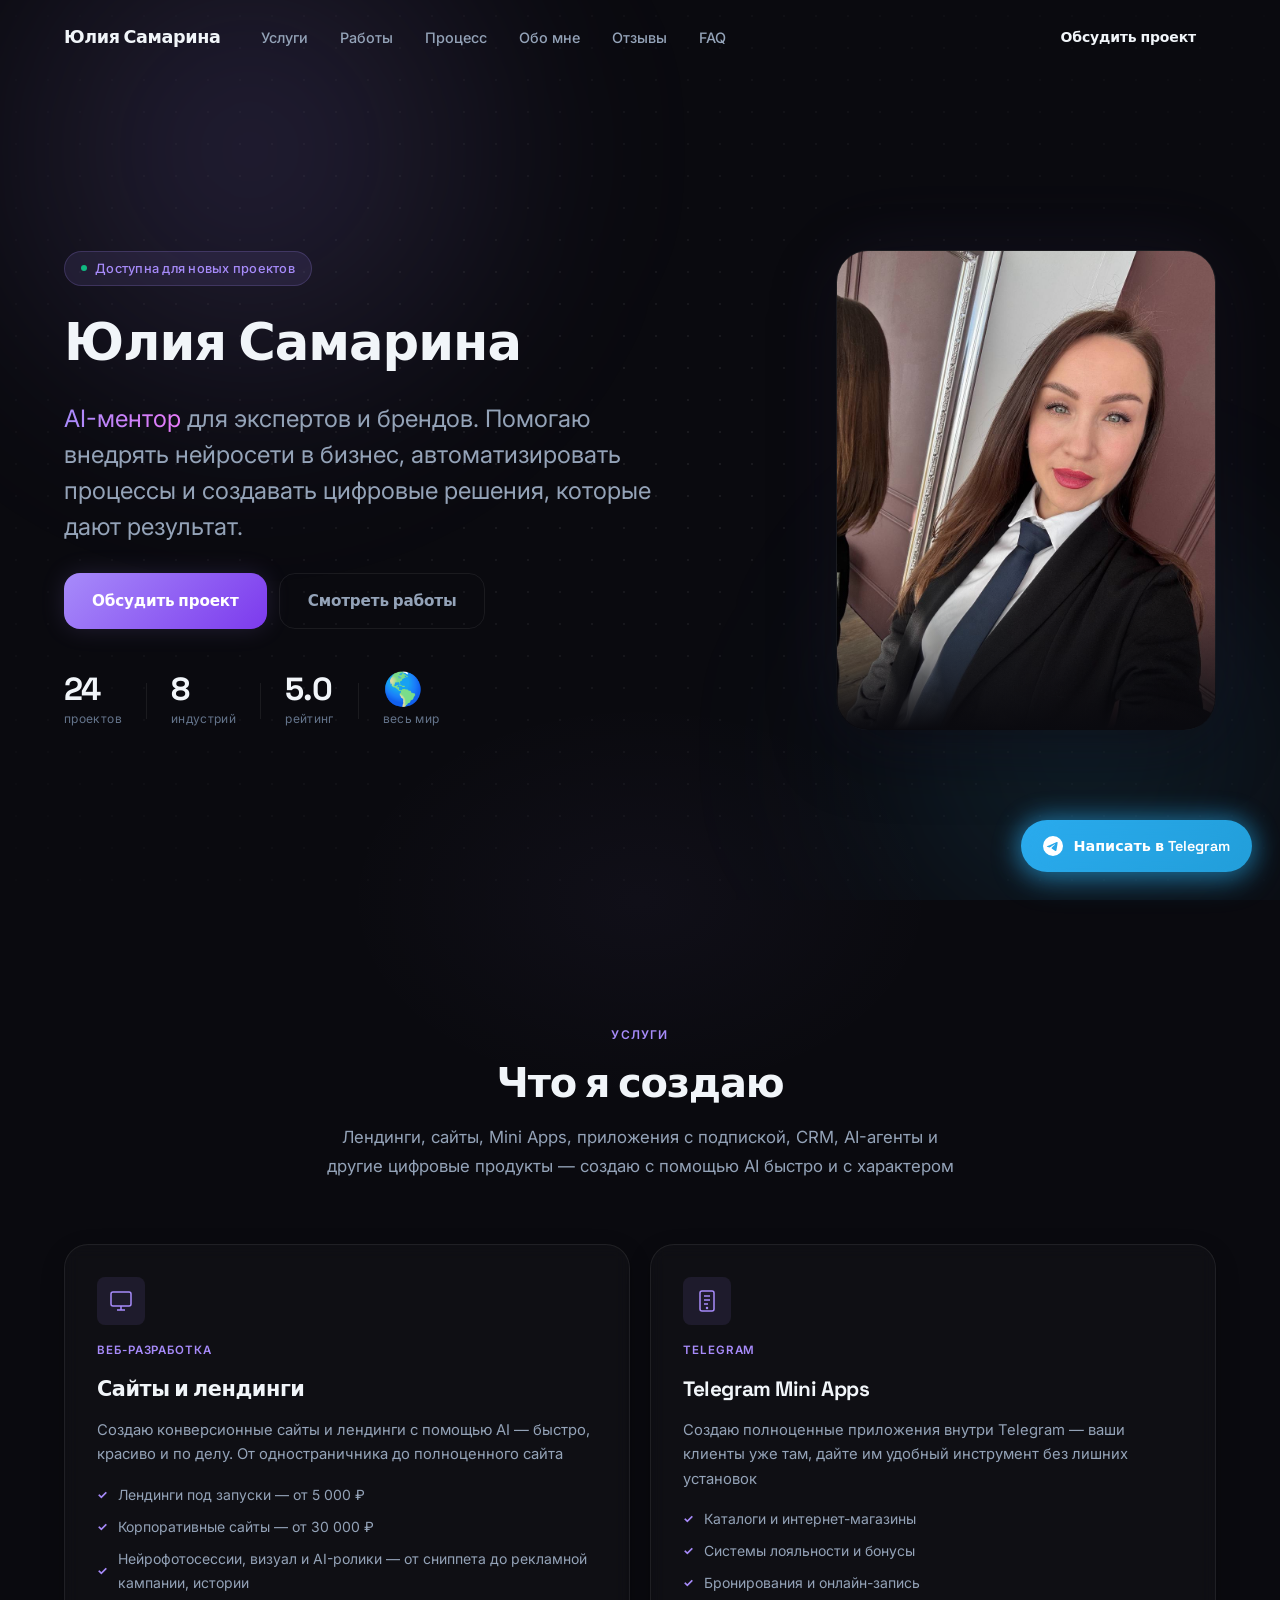
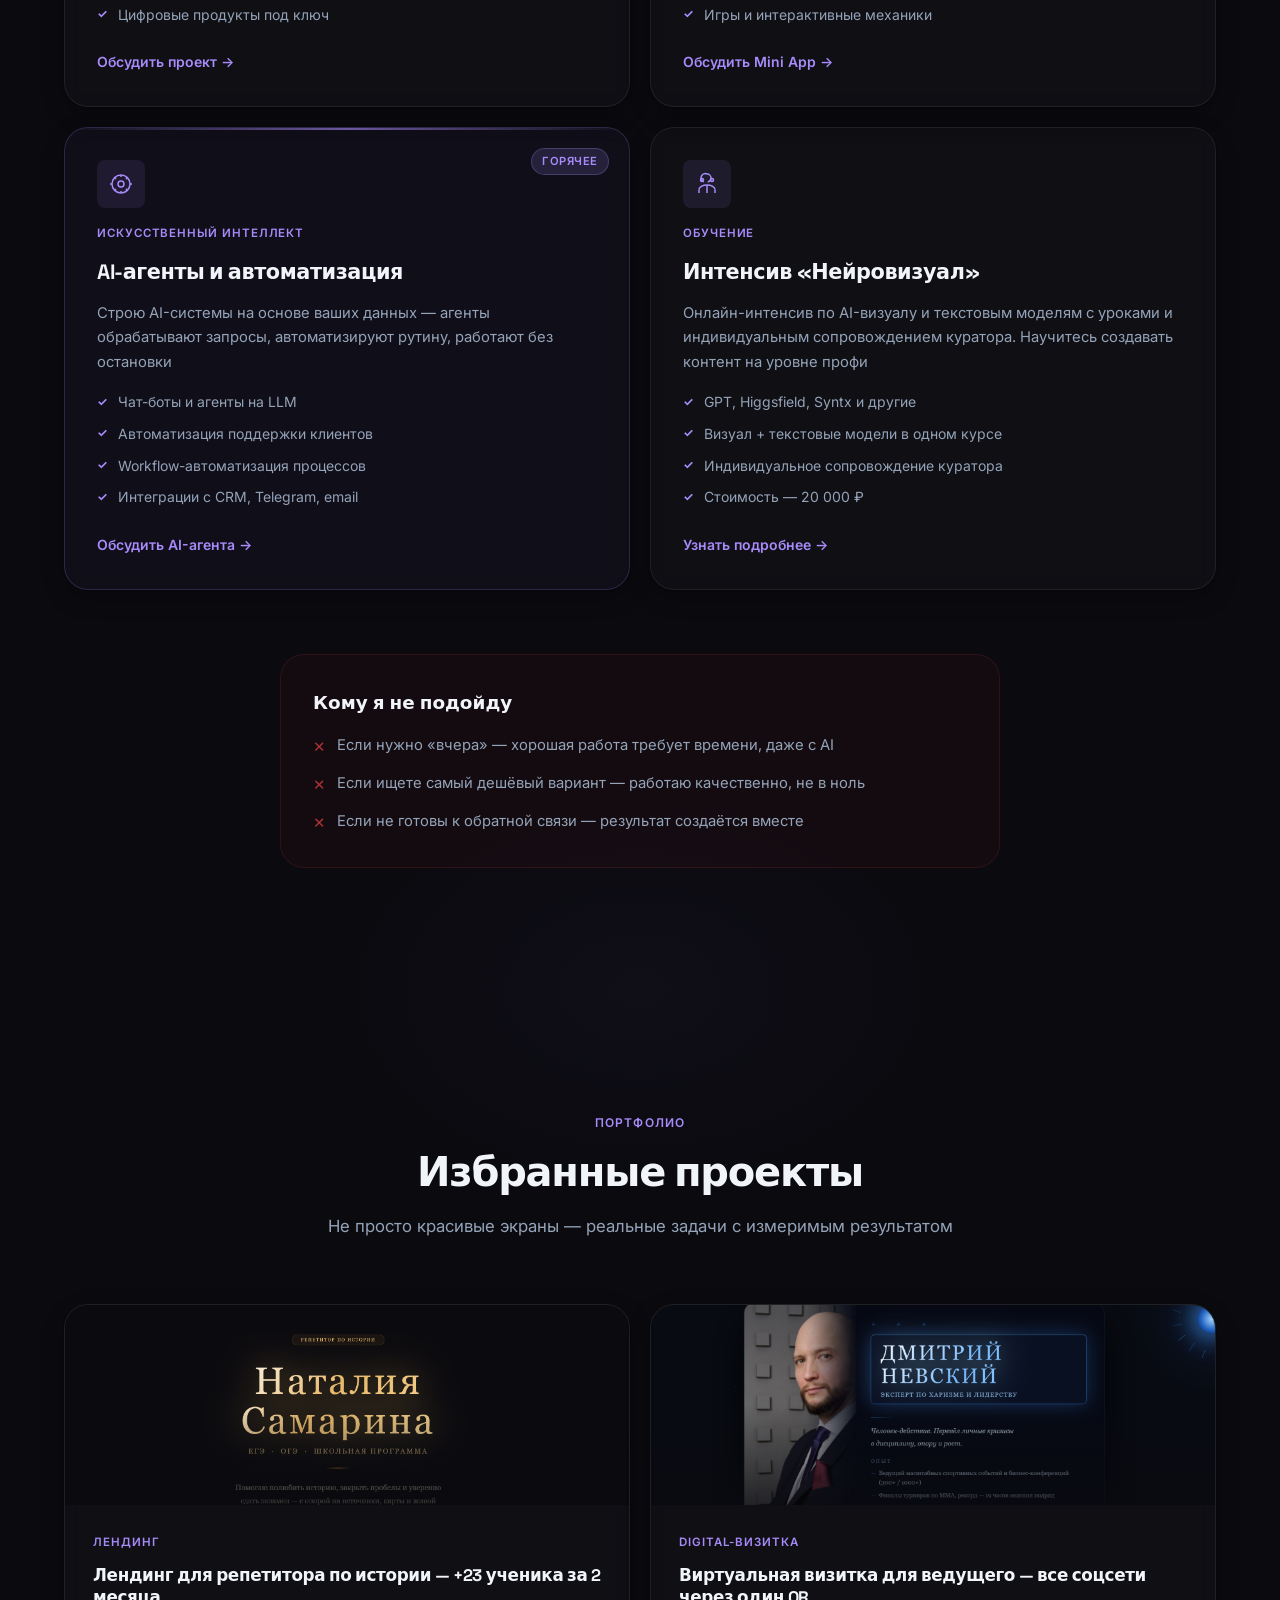
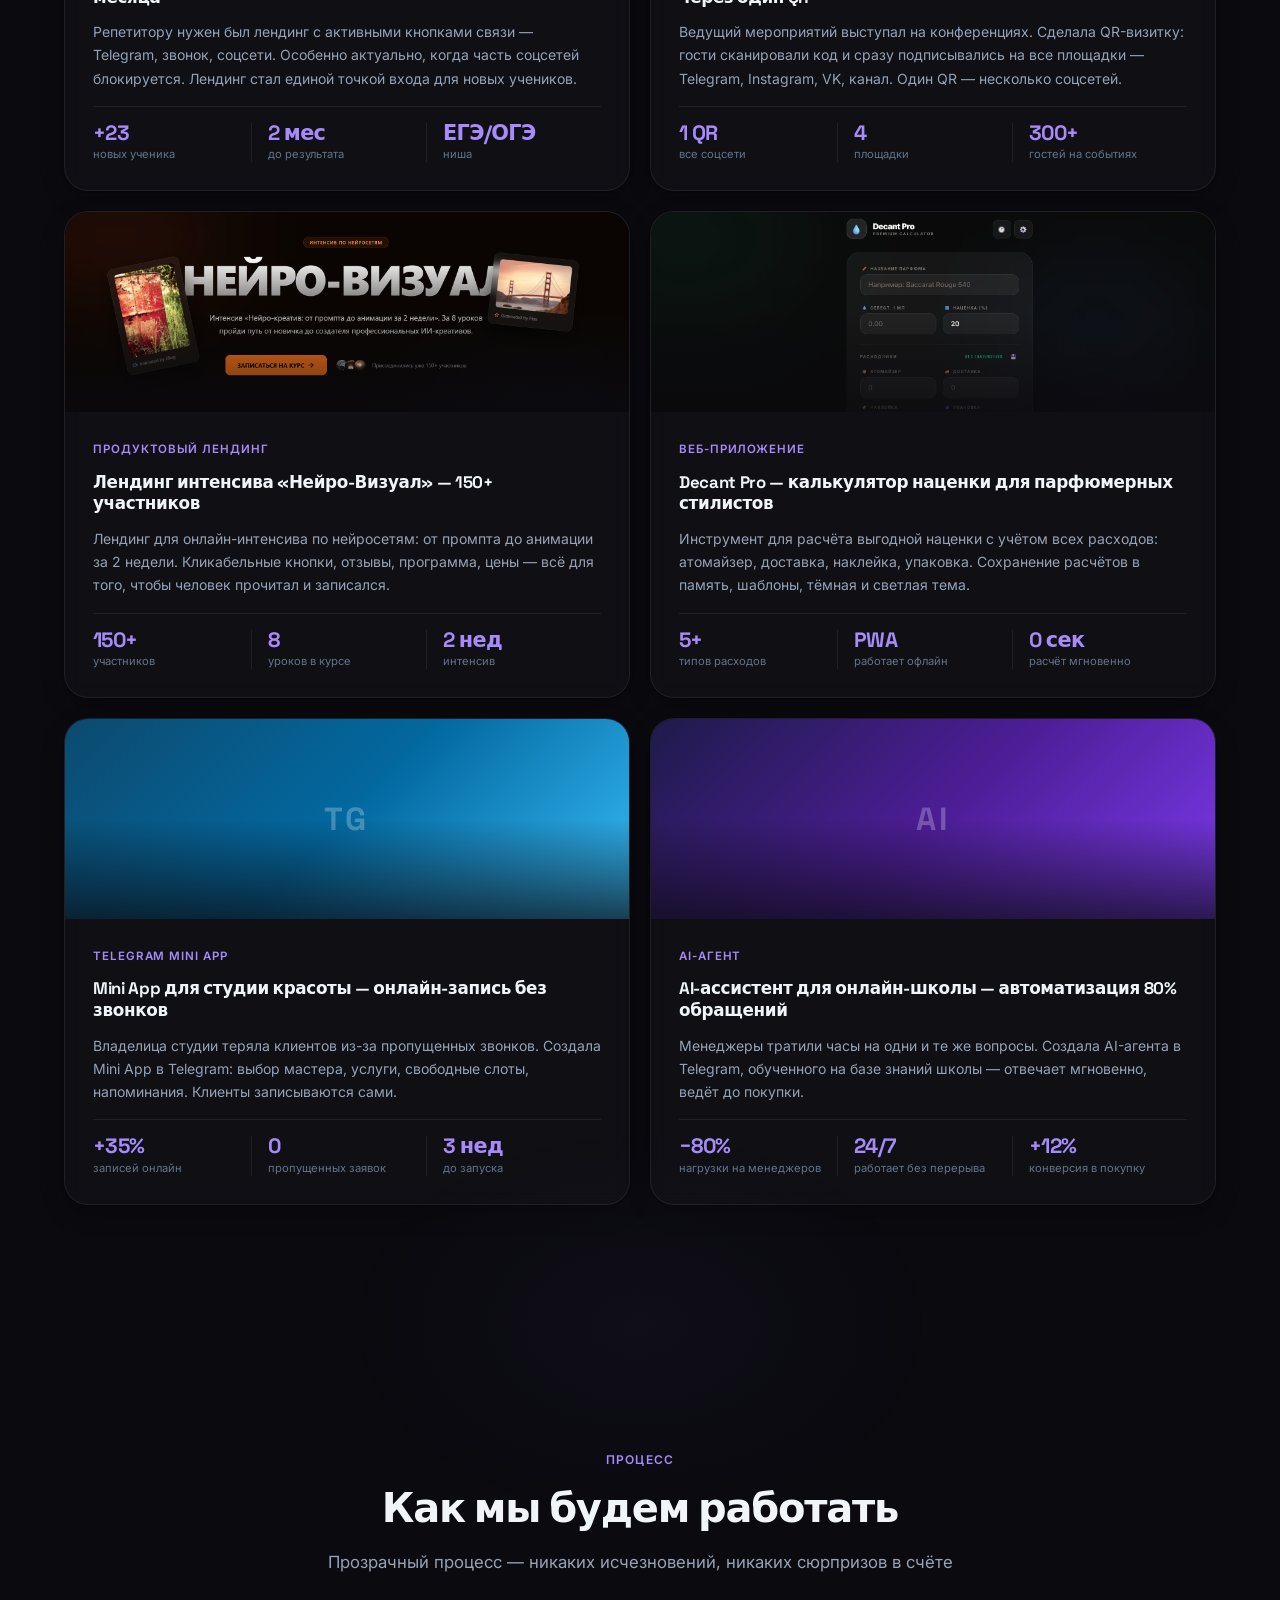
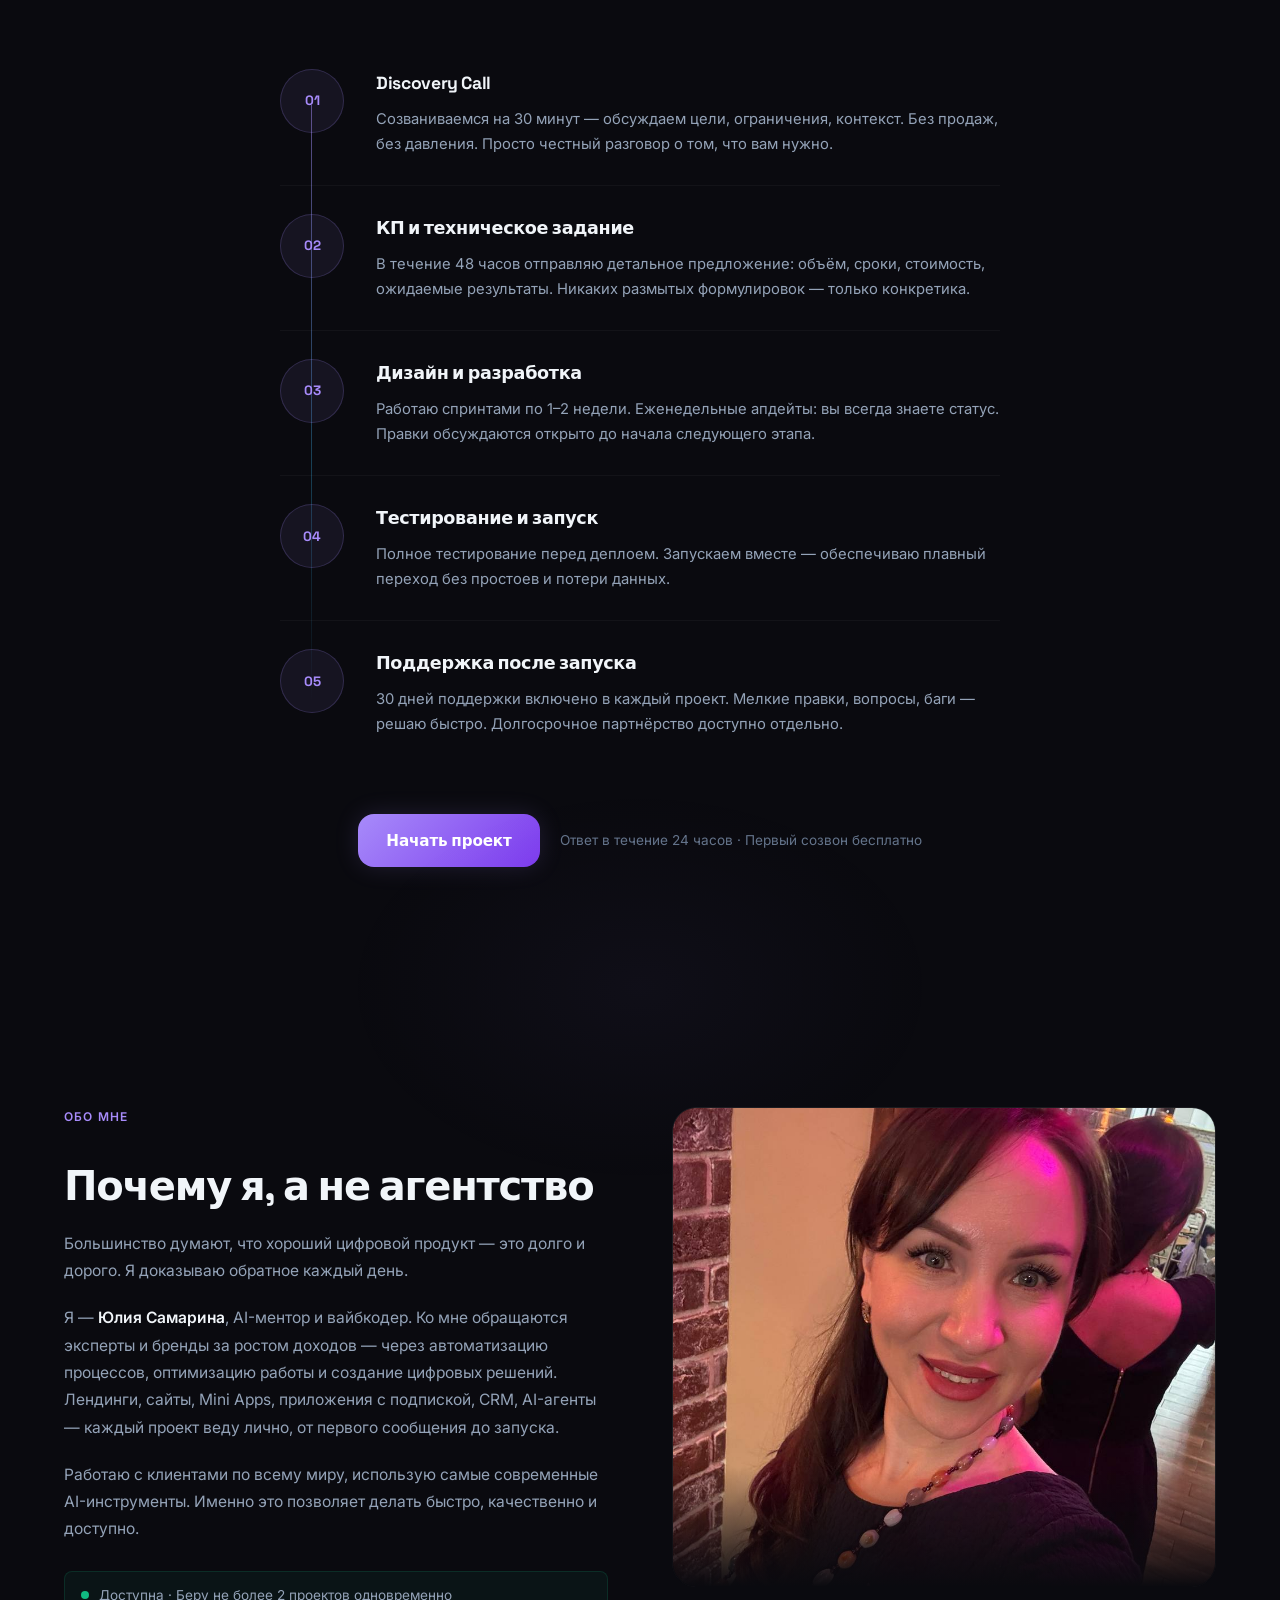
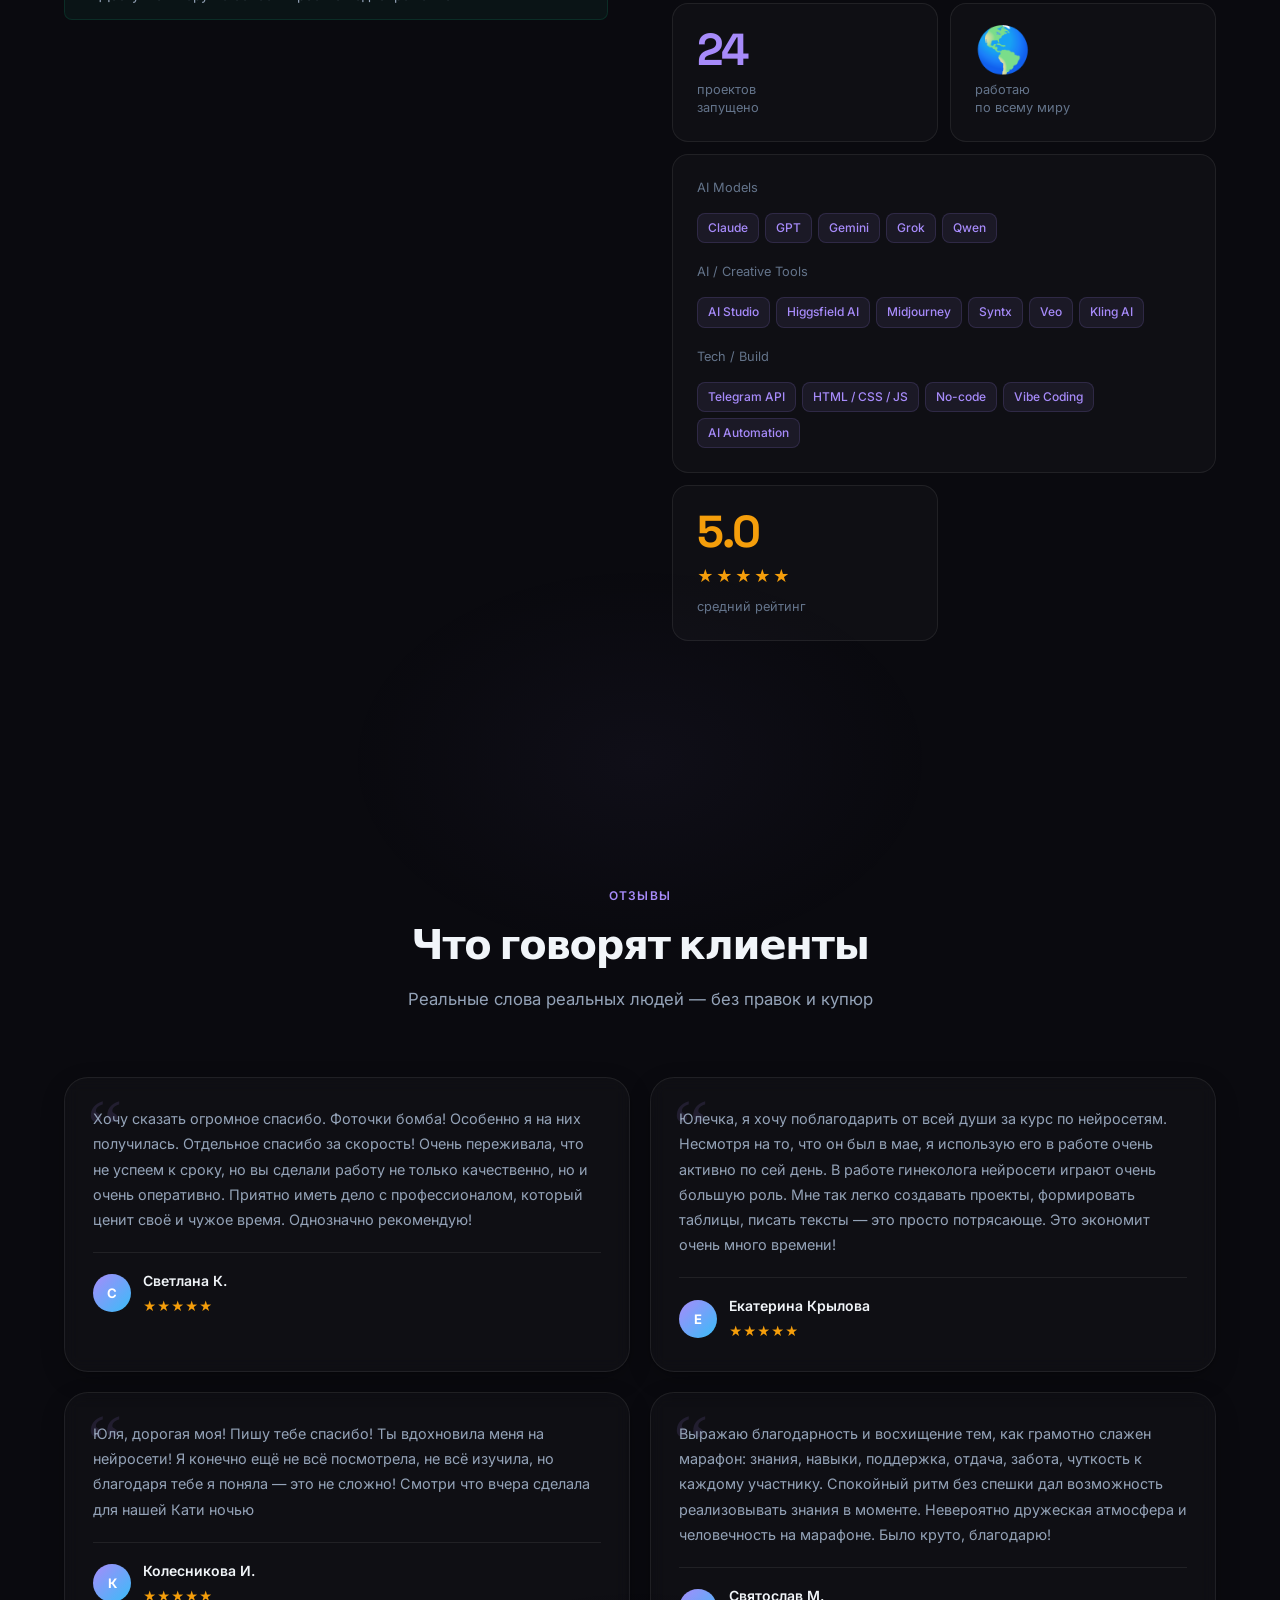
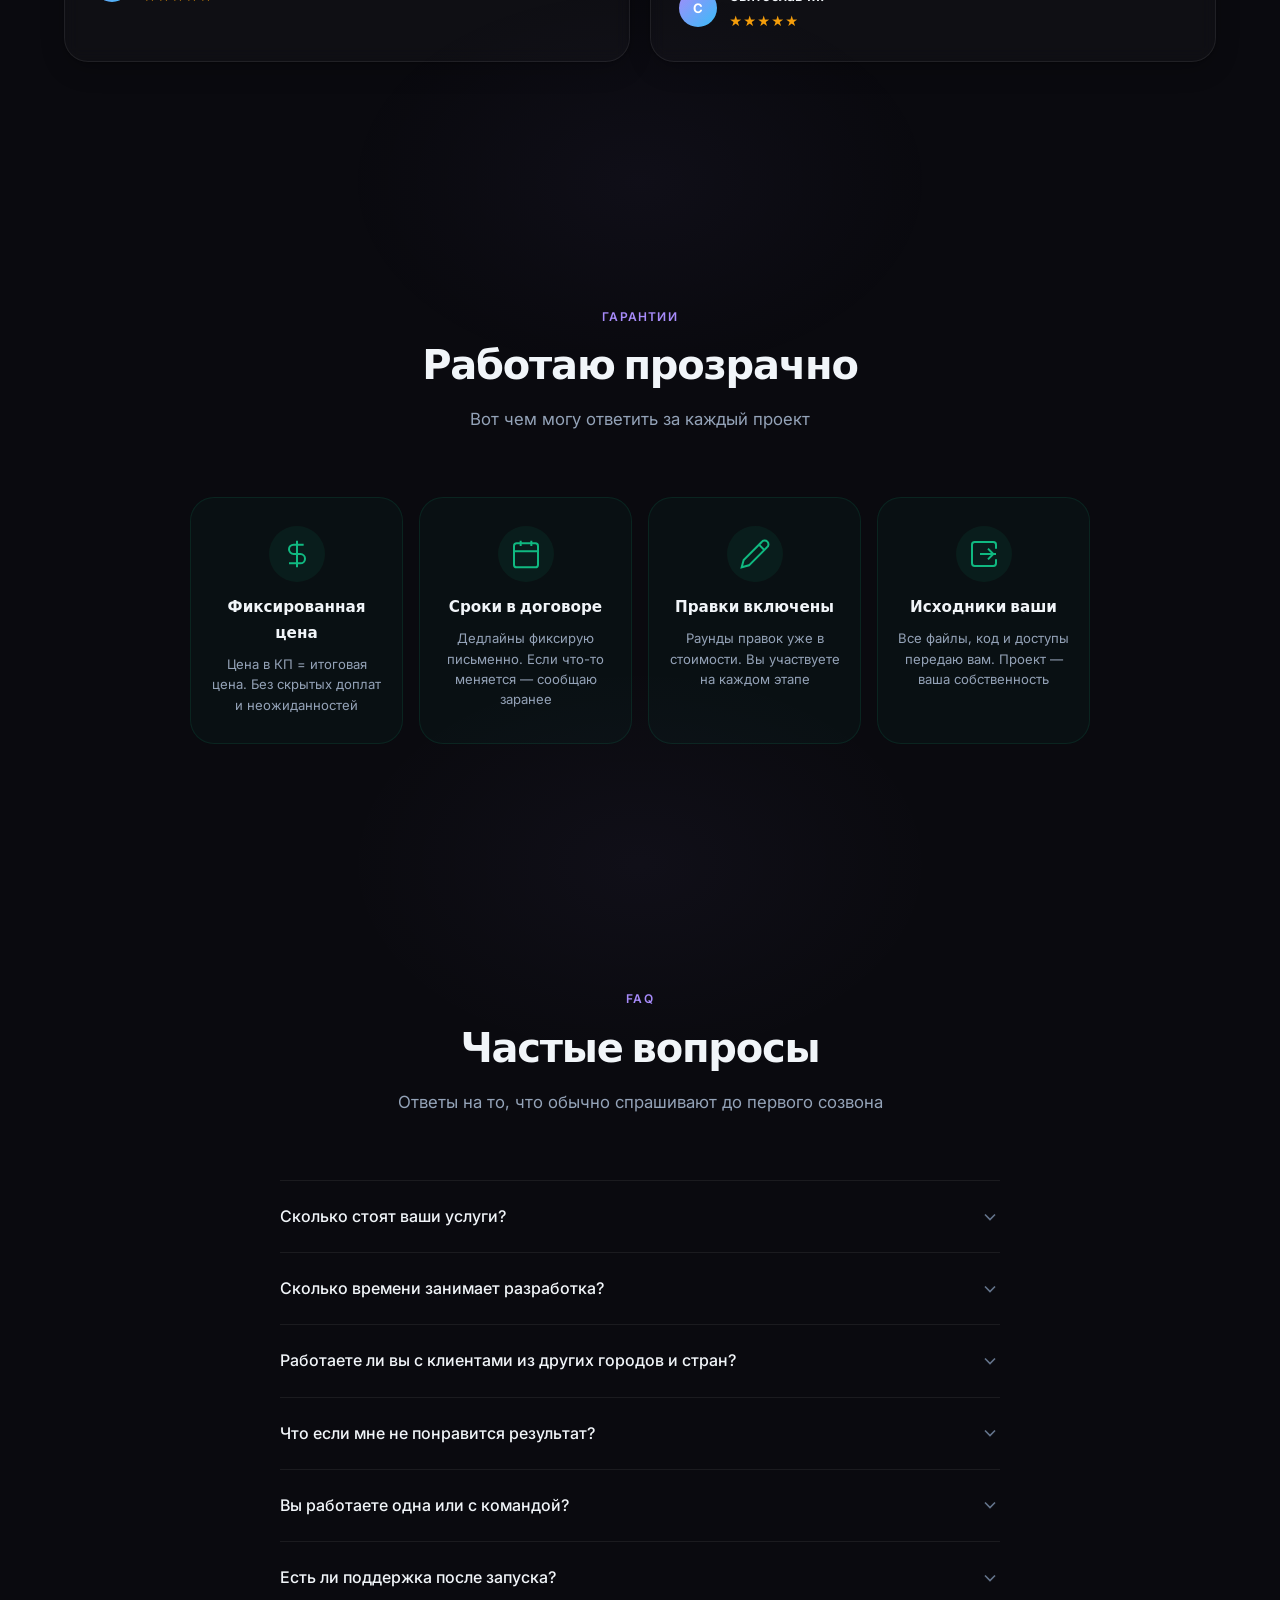
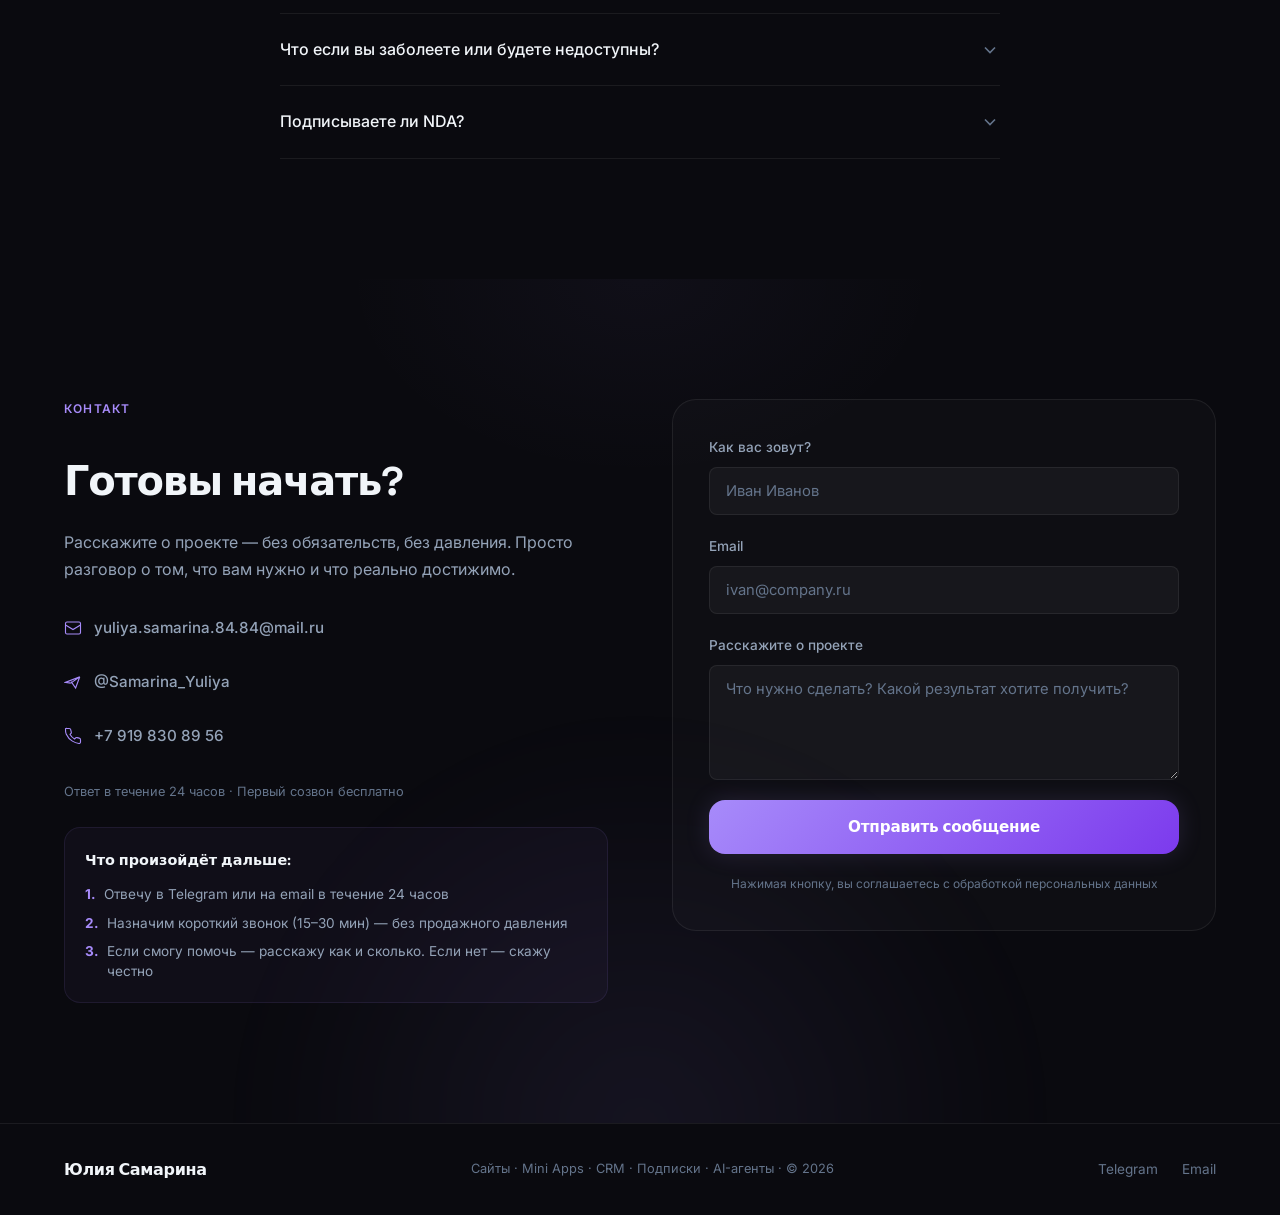
<file: index.html>
<!DOCTYPE html>
<html lang="ru">
<head>
  <meta charset="UTF-8" />
  <meta name="viewport" content="width=device-width, initial-scale=1.0" />
  <title>Юлия Самарина — AI-ментор для экспертов и брендов | Сайты, Mini Apps, AI-агенты</title>
  <meta name="description" content="AI-ментор для экспертов и брендов. Помогаю внедрять нейросети в бизнес, автоматизировать процессы и создавать цифровые решения. Сайты, Mini Apps, AI-агенты." />

  <!-- Open Graph -->
  <meta property="og:title" content="Юлия Самарина — AI-ментор | Сайты, Mini Apps, AI-агенты" />
  <meta property="og:description" content="Помогаю расти в доходах через автоматизацию, оптимизацию работы и создание цифровых решений. Лендинги от 5 000 ₽." />
  <meta property="og:type" content="website" />
  <meta property="og:locale" content="ru_RU" />
  <meta property="og:image" content="img/hero.jpg" />

  <meta name="theme-color" content="#0A0A0F" />
  <link rel="icon" href="data:image/svg+xml,<svg xmlns='http://www.w3.org/2000/svg' viewBox='0 0 100 100'><text y='.9em' font-size='90'>&#x2B50;</text></svg>" />

  <!-- Fonts -->
  <link rel="preconnect" href="https://fonts.googleapis.com" />
  <link rel="preconnect" href="https://fonts.gstatic.com" crossorigin />
  <link href="https://fonts.googleapis.com/css2?family=Space+Grotesk:wght@400;500;600;700&family=Inter:ital,wght@0,400;0,500;0,600;1,400&display=swap" rel="stylesheet" />

  <!-- FAQ Schema.org -->
  <script type="application/ld+json">
  {
    "@context": "https://schema.org",
    "@type": "FAQPage",
    "mainEntity": [
      {
        "@type": "Question",
        "name": "Сколько стоят ваши услуги?",
        "acceptedAnswer": {
          "@type": "Answer",
          "text": "Лендинги — от 5 000 ₽, сайты — от 30 000 ₽, Telegram Mini Apps — от 40 000 ₽, AI-агенты — от 20 000 ₽. После первого созвона составляю точное КП. Предоплата 50%, остаток при сдаче проекта."
        }
      },
      {
        "@type": "Question",
        "name": "Сколько времени занимает разработка?",
        "acceptedAnswer": {
          "@type": "Answer",
          "text": "Лендинги — 5–9 дней, Telegram Mini Apps — 4–6 недель, AI-агенты — 7–20 дней. Сроки фиксирую в КП и придерживаюсь их."
        }
      },
      {
        "@type": "Question",
        "name": "Работаете ли вы с клиентами из других городов и стран?",
        "acceptedAnswer": {
          "@type": "Answer",
          "text": "Да, работаю полностью удалённо. Среди клиентов — компании из России, Казахстана, ОАЭ и Европы."
        }
      }
    ]
  }
  </script>

<style>
/* ============================================================
   LANDING PAGE — Dark AI Theme (Single-file build)
   ============================================================ */

/* ==================== VARIABLES ==================== */
:root {
  --bg:             #0A0A0F;
  --surface:        #0f1117;
  --surface-2:      #161b27;
  --surface-3:      #1c2333;
  --border:         rgba(255, 255, 255, 0.07);
  --border-accent:  rgba(167, 139, 250, 0.25);

  --accent:         #A78BFA;
  --accent-2:       #38BDF8;
  --accent-glow:    rgba(167, 139, 250, 0.15);
  --accent-2-glow:  rgba(56, 189, 248, 0.12);

  --text:           #F1F5F9;
  --text-muted:     #94A3B8;
  --text-dim:       #64748B;

  --success:        #10B981;
  --warning:        #F59E0B;
  --danger:         #EF4444;

  --radius-sm:      8px;
  --radius:         16px;
  --radius-lg:      24px;
  --radius-xl:      32px;

  --shadow-card:    0 1px 3px rgba(0,0,0,0.3), 0 8px 24px rgba(0,0,0,0.2);
  --shadow-hover:   0 0 0 1px rgba(167,139,250,0.15), 0 24px 48px rgba(0,0,0,0.4);

  --transition:     all 0.3s cubic-bezier(0.4, 0, 0.2, 1);
  --transition-fast: all 0.15s ease;

  --font-head:      'Space Grotesk', system-ui, sans-serif;
  --font-body:      'Inter', system-ui, sans-serif;

  --container:      1200px;
  --section-gap:    120px;
}

/* ==================== RESET ==================== */
*, *::before, *::after { box-sizing: border-box; margin: 0; padding: 0; }
html { scroll-behavior: smooth; font-size: 16px; overflow-x: hidden; }
body {
  background: var(--bg);
  color: var(--text);
  font-family: var(--font-body);
  font-size: 1rem;
  line-height: 1.7;
  overflow-x: hidden;
  -webkit-font-smoothing: antialiased;
  cursor: none;
}
img, svg { display: block; max-width: 100%; }
a { color: inherit; text-decoration: none; }
button { cursor: none; background: none; border: none; font: inherit; }
ul { list-style: none; }
input, textarea, button { font-family: var(--font-body); }

/* ==================== CUSTOM CURSOR ==================== */
.cursor-dot,
.cursor-outline {
  position: fixed;
  top: 0; left: 0;
  pointer-events: none;
  z-index: 9999;
  border-radius: 50%;
  transform: translate(-50%, -50%);
  transition-property: opacity, transform, border-color;
  transition-duration: 0.2s;
}
.cursor-dot {
  width: 6px; height: 6px;
  background: var(--accent);
}
.cursor-outline {
  width: 36px; height: 36px;
  border: 1.5px solid rgba(167, 139, 250, 0.5);
  transition-duration: 0.08s;
}
body:not(:hover) .cursor-dot,
body:not(:hover) .cursor-outline { opacity: 0; }

/* ==================== UTILITIES ==================== */
.container {
  width: 100%;
  max-width: var(--container);
  margin-inline: auto;
  padding-inline: 24px;
}

.gradient-text {
  background: linear-gradient(270deg, var(--accent), var(--accent-2), #E879F9, var(--accent));
  background-size: 300% 300%;
  -webkit-background-clip: text;
  -webkit-text-fill-color: transparent;
  background-clip: text;
  animation: gradientShift 6s ease infinite;
}
@keyframes gradientShift {
  0%   { background-position: 0% 50%; }
  50%  { background-position: 100% 50%; }
  100% { background-position: 0% 50%; }
}

/* ==================== BUTTONS ==================== */
.btn {
  display: inline-flex;
  align-items: center;
  gap: 8px;
  padding: 14px 28px;
  border-radius: var(--radius);
  font-family: var(--font-head);
  font-weight: 600;
  font-size: 0.95rem;
  letter-spacing: -0.01em;
  transition: var(--transition);
  white-space: nowrap;
  position: relative;
  overflow: hidden;
}
.btn::after {
  content: '';
  position: absolute;
  inset: 0;
  border-radius: inherit;
  opacity: 0;
  transition: opacity 0.2s;
  background: rgba(255,255,255,0.06);
}
.btn:hover::after { opacity: 1; }

.btn--primary {
  background: linear-gradient(135deg, var(--accent), #7C3AED, var(--accent-2));
  background-size: 200% 200%;
  color: #fff;
  box-shadow: 0 0 24px var(--accent-glow);
  animation: btnGlow 4s ease infinite;
}
@keyframes btnGlow {
  0%, 100% { background-position: 0% 50%; box-shadow: 0 0 24px var(--accent-glow); }
  50%      { background-position: 100% 50%; box-shadow: 0 0 32px rgba(56,189,248,0.25); }
}
.btn--primary:hover {
  box-shadow: 0 0 48px rgba(167,139,250,0.45), 0 0 80px rgba(56,189,248,0.15);
  transform: translateY(-2px) scale(1.02);
  filter: brightness(1.1);
}
.btn--primary:active { transform: scale(0.97); filter: brightness(0.95); }

.btn--ghost {
  background: transparent;
  color: var(--text-muted);
  border: 1px solid var(--border);
}
.btn--ghost:hover {
  border-color: rgba(167,139,250,0.5);
  color: var(--text);
  background: rgba(167,139,250,0.08);
  box-shadow: 0 0 24px rgba(167,139,250,0.1);
  transform: translateY(-1px);
}

.btn--sm {
  padding: 10px 20px;
  font-size: 0.875rem;
  border-radius: var(--radius-sm);
}

.btn--full { width: 100%; justify-content: center; }

/* ==================== BADGE ==================== */
.badge {
  display: inline-flex;
  align-items: center;
  gap: 8px;
  padding: 6px 16px;
  border-radius: 999px;
  font-size: 0.8rem;
  font-weight: 500;
  letter-spacing: 0.02em;
  color: var(--accent);
  background: rgba(167,139,250,0.1);
  border: 1px solid rgba(167,139,250,0.2);
}
.badge__dot {
  width: 6px; height: 6px;
  border-radius: 50%;
  background: var(--success);
  animation: pulse 2s infinite;
}

/* ==================== SECTION BASE ==================== */
.section { padding: var(--section-gap) 0; position: relative; }

.section-head {
  text-align: center;
  max-width: 640px;
  margin: 0 auto 64px;
}

.section-tag {
  display: inline-block;
  font-size: 0.75rem;
  font-weight: 600;
  letter-spacing: 0.1em;
  text-transform: uppercase;
  color: var(--accent);
  margin-bottom: 16px;
}

.section-title {
  font-family: var(--font-head);
  font-size: clamp(1.75rem, 4vw, 2.5rem);
  font-weight: 700;
  letter-spacing: -0.03em;
  line-height: 1.15;
  margin-bottom: 16px;
}

.section-desc {
  color: var(--text-muted);
  font-size: 1.05rem;
  line-height: 1.7;
}

/* ==================== GLASS CARD ==================== */
.card {
  background: rgba(255, 255, 255, 0.025);
  border: 1px solid var(--border);
  border-radius: var(--radius-lg);
  backdrop-filter: blur(8px);
  -webkit-backdrop-filter: blur(8px);
  transition: var(--transition);
  box-shadow: var(--shadow-card);
}
.card:hover {
  border-color: var(--border-accent);
  box-shadow: var(--shadow-hover), 0 0 40px rgba(167,139,250,0.06);
  transform: translateY(-6px);
}

/* ==================== NAV ==================== */
.nav {
  position: fixed;
  top: 0; left: 0; right: 0;
  z-index: 100;
  padding: 16px 0;
  transition: var(--transition);
}
.nav.scrolled {
  background: rgba(10, 10, 15, 0.85);
  backdrop-filter: blur(16px);
  -webkit-backdrop-filter: blur(16px);
  border-bottom: 1px solid var(--border);
  padding: 12px 0;
}
.nav__inner {
  display: flex;
  align-items: center;
  gap: 40px;
}
.nav__logo {
  font-family: var(--font-head);
  font-size: 1.1rem;
  font-weight: 700;
  letter-spacing: -0.02em;
  color: var(--text);
  flex-shrink: 0;
}
.nav__links {
  display: flex;
  align-items: center;
  gap: 32px;
  flex: 1;
}
.nav__links a {
  font-size: 0.9rem;
  font-weight: 500;
  color: var(--text-muted);
  transition: var(--transition-fast);
  position: relative;
}
.nav__links a::after {
  content: '';
  position: absolute;
  bottom: -2px; left: 0; right: 0;
  height: 1px;
  background: var(--accent);
  transform: scaleX(0);
  transform-origin: left;
  transition: transform 0.25s ease;
}
.nav__links a:hover { color: var(--text); }
.nav__links a:hover::after { transform: scaleX(1); }
.nav__cta { margin-left: auto; }
.nav__burger {
  display: none;
  flex-direction: column;
  gap: 5px;
  padding: 10px;
  margin-left: auto;
  min-width: 44px;
  min-height: 44px;
  align-items: center;
  justify-content: center;
}
.nav__burger span {
  display: block;
  width: 22px; height: 1.5px;
  background: var(--text-muted);
  border-radius: 2px;
  transition: var(--transition);
}

/* ==================== HERO ==================== */
.hero {
  position: relative;
  min-height: 100vh;
  display: flex;
  align-items: center;
  overflow: hidden;
  padding-top: 80px;
}
.hero__dots {
  position: absolute;
  inset: 0;
  background-image: radial-gradient(circle, rgba(255,255,255,0.07) 1px, transparent 1px);
  background-size: 32px 32px;
  -webkit-mask-image: radial-gradient(ellipse 80% 80% at 50% 50%, black 0%, transparent 100%);
  mask-image: radial-gradient(ellipse 80% 80% at 50% 50%, black 0%, transparent 100%);
  pointer-events: none;
}
.hero__orb {
  position: absolute;
  border-radius: 50%;
  pointer-events: none;
  filter: blur(80px);
}
.hero__orb--1 {
  width: 700px; height: 700px;
  top: -200px; left: -100px;
  background: radial-gradient(circle, rgba(167,139,250,0.18) 0%, transparent 70%);
  animation: orbFloat1 18s ease-in-out infinite;
}
.hero__orb--2 {
  width: 600px; height: 600px;
  bottom: -150px; right: -100px;
  background: radial-gradient(circle, rgba(56,189,248,0.14) 0%, transparent 70%);
  animation: orbFloat2 22s ease-in-out infinite;
}
.hero__inner {
  display: flex;
  align-items: center;
  gap: 48px;
  position: relative;
  z-index: 1;
  padding: 80px 24px;
  max-width: var(--container);
}
.hero__content {
  display: flex;
  flex-direction: column;
  align-items: flex-start;
  gap: 28px;
  flex: 1;
  min-width: 0;
}
.hero__photo {
  flex-shrink: 0;
  width: 380px;
  position: relative;
  transition: transform 0.15s ease;
  will-change: transform;
}
.hero__photo img {
  width: 100%;
  height: 480px;
  object-fit: cover;
  object-position: top center;
  border-radius: var(--radius-xl);
  border: 1px solid var(--border);
  box-shadow: 0 24px 64px rgba(0, 0, 0, 0.4),
              0 0 80px rgba(167, 139, 250, 0.08);
  transition: transform 0.6s cubic-bezier(0.23, 1, 0.32, 1),
              box-shadow 0.6s ease;
}
.hero__photo:hover img {
  transform: scale(1.03) translateY(-4px);
  box-shadow: 0 32px 80px rgba(0, 0, 0, 0.5),
              0 0 120px rgba(167, 139, 250, 0.15);
}
.hero__photo::after {
  content: '';
  position: absolute;
  inset: 0;
  border-radius: var(--radius-xl);
  background: linear-gradient(to top, var(--bg) 0%, transparent 30%);
  pointer-events: none;
}

.hero__title {
  font-family: var(--font-head);
  font-size: clamp(2rem, 4.5vw, 3.2rem);
  font-weight: 700;
  line-height: 1.15;
  letter-spacing: -0.02em;
  max-width: 750px;
}

.hero__subtitle {
  font-size: clamp(1.1rem, 3vw, 1.5rem);
  color: var(--text-muted);
  max-width: 600px;
  line-height: 1.5;
}

.hero__actions {
  display: flex;
  gap: 12px;
  flex-wrap: wrap;
}

.hero__stats {
  display: flex;
  align-items: center;
  gap: 24px;
  padding-top: 16px;
  flex-wrap: wrap;
}
.hero__stat {
  display: flex;
  flex-direction: column;
  align-items: flex-start;
}
.hero__stat-num {
  font-family: var(--font-head);
  font-size: 2rem;
  font-weight: 700;
  line-height: 1;
  letter-spacing: -0.03em;
  color: var(--text);
}
.hero__stat-label {
  font-size: 0.75rem;
  color: var(--text-dim);
  letter-spacing: 0.03em;
  margin-top: 4px;
}
.hero__stat-sep {
  width: 1px;
  height: 36px;
  background: var(--border);
  flex-shrink: 0;
}

/* ==================== SERVICES ==================== */
.services-grid {
  display: grid;
  grid-template-columns: repeat(2, 1fr);
  gap: 20px;
}
.service-card {
  padding: 32px;
  display: flex;
  flex-direction: column;
  gap: 16px;
  position: relative;
  overflow: hidden;
}
.service-card::before {
  content: '';
  position: absolute;
  top: 0; left: 0; right: 0;
  height: 2px;
  background: linear-gradient(90deg, transparent, var(--accent), transparent);
  opacity: 0;
  transition: opacity 0.3s;
}
.service-card:hover::before { opacity: 1; }

.service-card--featured {
  border-color: rgba(167,139,250,0.2);
  background: rgba(167,139,250,0.04);
}
.service-card--featured::before { opacity: 0.6; }

.service-card__badge {
  position: absolute;
  top: 20px; right: 20px;
  padding: 3px 10px;
  border-radius: 999px;
  font-size: 0.7rem;
  font-weight: 600;
  letter-spacing: 0.05em;
  text-transform: uppercase;
  background: rgba(167,139,250,0.15);
  color: var(--accent);
  border: 1px solid rgba(167,139,250,0.25);
}
.service-card__icon {
  width: 48px; height: 48px;
  display: flex;
  align-items: center;
  justify-content: center;
  border-radius: var(--radius-sm);
  background: rgba(167,139,250,0.1);
  color: var(--accent);
  flex-shrink: 0;
}
.service-card__icon svg { width: 24px; height: 24px; }
.service-card:hover .service-card__icon {
  background: rgba(167,139,250,0.2);
  box-shadow: 0 0 20px rgba(167,139,250,0.15);
  transform: scale(1.1);
  transition: var(--transition);
}

.service-card__tag {
  font-size: 0.72rem;
  font-weight: 600;
  letter-spacing: 0.08em;
  text-transform: uppercase;
  color: var(--accent);
}
.service-card__title {
  font-family: var(--font-head);
  font-size: 1.3rem;
  font-weight: 700;
  letter-spacing: -0.02em;
  line-height: 1.2;
}
.service-card__desc {
  color: var(--text-muted);
  font-size: 0.925rem;
  line-height: 1.65;
  flex: 1;
}
.service-card__list {
  display: flex;
  flex-direction: column;
  gap: 8px;
}
.service-card__list li {
  display: flex;
  align-items: center;
  gap: 10px;
  font-size: 0.875rem;
  color: var(--text-muted);
}
.service-card__list li::before {
  content: '\2713';
  color: var(--accent);
  font-size: 0.75rem;
  font-weight: 700;
  flex-shrink: 0;
}
.service-card__cta {
  font-size: 0.875rem;
  font-weight: 600;
  color: var(--accent);
  transition: gap 0.2s ease;
  display: inline-flex;
  align-items: center;
  gap: 4px;
  margin-top: 8px;
}
.service-card__cta:hover { gap: 8px; }

/* ==================== NOT FOR ==================== */
.not-for {
  max-width: 720px;
  margin: 64px auto 0;
  padding: 32px;
  border-radius: var(--radius-lg);
  background: rgba(239, 68, 68, 0.04);
  border: 1px solid rgba(239, 68, 68, 0.12);
}
.not-for__title {
  font-family: var(--font-head);
  font-size: 1.15rem;
  font-weight: 700;
  margin-bottom: 16px;
  color: var(--text);
}
.not-for__list {
  display: flex;
  flex-direction: column;
  gap: 12px;
}
.not-for__list li {
  display: flex;
  align-items: flex-start;
  gap: 12px;
  font-size: 0.925rem;
  color: var(--text-muted);
  line-height: 1.6;
}
.not-for__list li::before {
  content: '\2715';
  color: rgba(239, 68, 68, 0.7);
  font-weight: 700;
  flex-shrink: 0;
  margin-top: 2px;
}

/* ==================== WORK / PORTFOLIO ==================== */
.work-grid {
  display: grid;
  grid-template-columns: repeat(2, 1fr);
  gap: 20px;
}
.work-card {
  padding: 0;
  overflow: hidden;
  display: flex;
  flex-direction: column;
}
.work-card__thumb {
  height: 200px;
  display: flex;
  align-items: center;
  justify-content: center;
  flex-shrink: 0;
  position: relative;
  overflow: hidden;
}
.work-card__thumb img {
  width: 100%;
  height: 100%;
  object-fit: cover;
  object-position: top center;
  transition: transform 0.4s ease;
}
.work-card:hover .work-card__thumb img {
  transform: scale(1.05);
}
.work-card__thumb span {
  font-family: var(--font-head);
  font-size: 2rem;
  font-weight: 700;
  letter-spacing: 0.1em;
  color: rgba(255,255,255,0.25);
  position: relative;
  z-index: 2;
}
.work-card__thumb--accent {
  background: linear-gradient(135deg, #0C4A6E 0%, #0369A1 50%, #38BDF8 100%);
}
.work-card__thumb--accent2 {
  background: linear-gradient(135deg, #1E1B4B 0%, #4C1D95 50%, #7C3AED 100%);
}
.work-card__thumb::after {
  content: '';
  position: absolute;
  inset: 0;
  background: linear-gradient(to bottom, transparent 50%, rgba(10,10,15,0.7));
  z-index: 1;
}
.work-card__body {
  padding: 28px;
  display: flex;
  flex-direction: column;
  gap: 12px;
  flex: 1;
}
.work-card__tag {
  font-size: 0.72rem;
  font-weight: 600;
  letter-spacing: 0.08em;
  text-transform: uppercase;
  color: var(--accent);
}
.work-card__title {
  font-family: var(--font-head);
  font-size: 1.05rem;
  font-weight: 700;
  letter-spacing: -0.02em;
  line-height: 1.3;
}
.work-card__desc {
  color: var(--text-muted);
  font-size: 0.875rem;
  line-height: 1.65;
  flex: 1;
}
.work-card__metrics {
  display: flex;
  gap: 0;
  border-top: 1px solid var(--border);
  padding-top: 16px;
  margin-top: 4px;
}
.metric {
  flex: 1;
  display: flex;
  flex-direction: column;
  gap: 4px;
  padding-right: 16px;
}
.metric:not(:last-child) {
  border-right: 1px solid var(--border);
  margin-right: 16px;
}
.metric__num {
  font-family: var(--font-head);
  font-size: 1.3rem;
  font-weight: 700;
  letter-spacing: -0.03em;
  color: var(--accent);
  line-height: 1;
}
.metric__label {
  font-size: 0.7rem;
  color: var(--text-dim);
  line-height: 1.3;
}

/* ==================== PROCESS ==================== */
.process-list {
  max-width: 720px;
  margin: 0 auto;
  position: relative;
  display: flex;
  flex-direction: column;
}
.process-list::before {
  content: '';
  position: absolute;
  left: 31px;
  top: 64px;
  bottom: 64px;
  width: 1px;
  background: linear-gradient(to bottom,
    rgba(167,139,250,0.5) 0%,
    rgba(56,189,248,0.3) 60%,
    transparent 100%
  );
}
.process-step {
  display: flex;
  gap: 32px;
  align-items: flex-start;
  padding: 28px 0;
}
.process-step:not(:last-child) {
  border-bottom: 1px solid rgba(255,255,255,0.04);
}
.process-step__num {
  display: flex;
  align-items: center;
  justify-content: center;
  width: 64px; height: 64px;
  border-radius: 50%;
  font-family: var(--font-head);
  font-size: 0.85rem;
  font-weight: 700;
  color: var(--accent);
  background: rgba(167,139,250,0.08);
  border: 1px solid rgba(167,139,250,0.2);
  flex-shrink: 0;
  position: relative;
  z-index: 1;
  transition: var(--transition);
}
.process-step:hover .process-step__num {
  background: rgba(167,139,250,0.15);
  border-color: rgba(167,139,250,0.4);
  box-shadow: 0 0 24px rgba(167,139,250,0.2);
  transform: scale(1.08);
}
.process-step__body h3 {
  font-family: var(--font-head);
  font-size: 1.1rem;
  font-weight: 700;
  letter-spacing: -0.02em;
  margin-bottom: 8px;
}
.process-step__body p {
  color: var(--text-muted);
  font-size: 0.925rem;
  line-height: 1.7;
}
.process-cta {
  display: flex;
  align-items: center;
  gap: 20px;
  justify-content: center;
  margin-top: 48px;
  flex-wrap: wrap;
}
.process-cta__note {
  font-size: 0.85rem;
  color: var(--text-dim);
}

/* ==================== GUARANTEE ==================== */
.guarantee-grid {
  display: grid;
  grid-template-columns: repeat(4, 1fr);
  gap: 16px;
  max-width: 900px;
  margin: 0 auto;
}
.guarantee-card {
  text-align: center;
  padding: 28px 20px;
  border-radius: var(--radius-lg);
  background: rgba(16, 185, 129, 0.04);
  border: 1px solid rgba(16, 185, 129, 0.12);
  transition: var(--transition);
}
.guarantee-card:hover {
  border-color: rgba(16, 185, 129, 0.35);
  transform: translateY(-4px);
  box-shadow: 0 8px 32px rgba(16, 185, 129, 0.08);
}
.guarantee-card:hover .guarantee-card__icon {
  background: rgba(16, 185, 129, 0.15);
  box-shadow: 0 0 20px rgba(16, 185, 129, 0.12);
  transform: scale(1.1);
  transition: var(--transition);
}
.guarantee-card__icon {
  margin-bottom: 12px;
  display: flex;
  align-items: center;
  justify-content: center;
  width: 56px; height: 56px;
  border-radius: 50%;
  background: rgba(16, 185, 129, 0.08);
  margin-inline: auto;
}
.guarantee-card__title {
  font-family: var(--font-head);
  font-size: 0.95rem;
  font-weight: 700;
  margin-bottom: 8px;
  color: var(--text);
}
.guarantee-card__desc {
  font-size: 0.82rem;
  color: var(--text-muted);
  line-height: 1.55;
}

/* ==================== ABOUT ==================== */
.about-grid {
  display: grid;
  grid-template-columns: 1fr 1fr;
  gap: 64px;
  align-items: start;
}
.about-text {
  display: flex;
  flex-direction: column;
  gap: 20px;
}
.about-text .section-title { margin-bottom: 0; }
.about-text p {
  color: var(--text-muted);
  font-size: 0.975rem;
  line-height: 1.75;
}
.about-text strong { color: var(--text); font-weight: 600; }
.about-availability {
  display: flex;
  align-items: center;
  gap: 10px;
  padding: 12px 16px;
  border-radius: var(--radius-sm);
  background: rgba(16, 185, 129, 0.06);
  border: 1px solid rgba(16, 185, 129, 0.15);
  font-size: 0.85rem;
  color: var(--text-muted);
  margin-top: 8px;
}
.status-dot {
  width: 8px; height: 8px;
  border-radius: 50%;
  background: var(--success);
  flex-shrink: 0;
  animation: pulse 2.5s infinite;
}

/* About Photo */
.about-photo {
  position: relative;
  border-radius: var(--radius-lg);
  overflow: hidden;
  margin-bottom: 16px;
}
.about-photo img {
  width: 100%;
  height: 480px;
  object-fit: cover;
  object-position: center 20%;
  border-radius: var(--radius-lg);
  border: 1px solid var(--border);
}
.about-photo::after {
  content: '';
  position: absolute;
  inset: 0;
  border-radius: var(--radius-lg);
  background: linear-gradient(to top, var(--bg) 0%, transparent 25%);
  pointer-events: none;
}

/* Bento Grid */
.bento-grid {
  display: grid;
  grid-template-columns: 1fr 1fr;
  gap: 12px;
}
.bento-card {
  border-radius: var(--radius);
  padding: 24px;
  display: flex;
  flex-direction: column;
  gap: 8px;
  background: rgba(255,255,255,0.025);
  border: 1px solid var(--border);
  transition: var(--transition);
}
.bento-card:hover {
  border-color: var(--border-accent);
  background: rgba(167,139,250,0.04);
}
.bento-card--stack { grid-column: span 2; }
.bento-num {
  font-family: var(--font-head);
  font-size: 2.8rem;
  font-weight: 700;
  letter-spacing: -0.04em;
  color: var(--accent);
  line-height: 1;
}
.bento-label {
  font-size: 0.8rem;
  color: var(--text-dim);
  line-height: 1.4;
}
.bento-card--rating .bento-num { color: var(--warning); }
.stars {
  color: var(--warning);
  font-size: 1rem;
  letter-spacing: 2px;
}
.stack-tags {
  display: flex;
  flex-wrap: wrap;
  gap: 6px;
  margin-top: 8px;
}
.stack-tags span {
  padding: 4px 10px;
  border-radius: var(--radius-sm);
  font-size: 0.75rem;
  font-weight: 500;
  background: rgba(167,139,250,0.08);
  border: 1px solid rgba(167,139,250,0.15);
  color: var(--accent);
}

/* ==================== REVIEWS ==================== */
.reviews-grid {
  display: grid;
  grid-template-columns: repeat(2, 1fr);
  gap: 20px;
}
.review-card {
  position: relative;
  padding: 28px;
}
.review-card::before {
  content: '\201C';
  font-size: 80px;
  line-height: 1;
  color: var(--accent);
  opacity: 0.12;
  position: absolute;
  top: 10px;
  left: 22px;
  font-family: Georgia, serif;
  pointer-events: none;
}
.review-card__text {
  font-size: 0.9rem;
  line-height: 1.75;
  color: var(--text-muted);
  margin-bottom: 20px;
  position: relative;
  z-index: 1;
}
.review-card__author {
  display: flex;
  align-items: center;
  gap: 12px;
  border-top: 1px solid var(--border);
  padding-top: 16px;
}
.review-card__avatar {
  width: 38px;
  height: 38px;
  border-radius: 50%;
  background: linear-gradient(135deg, var(--accent), var(--accent-2));
  display: flex;
  align-items: center;
  justify-content: center;
  font-size: 0.82rem;
  font-weight: 700;
  color: white;
  flex-shrink: 0;
}
.review-card__name {
  font-size: 0.875rem;
  font-weight: 600;
  color: var(--text);
}
.review-card__stars {
  color: var(--warning);
  font-size: 0.8rem;
  margin-top: 3px;
  letter-spacing: 1px;
}

/* ==================== FAQ ==================== */
.faq-list {
  max-width: 720px;
  margin: 0 auto;
  display: flex;
  flex-direction: column;
}
.faq-item {
  border-bottom: 1px solid var(--border);
}
.faq-item:first-child {
  border-top: 1px solid var(--border);
}
.faq-q {
  width: 100%;
  display: flex;
  align-items: center;
  justify-content: space-between;
  gap: 24px;
  padding: 22px 0;
  text-align: left;
  font-size: 1rem;
  font-weight: 500;
  color: var(--text);
  transition: color 0.2s;
}
.faq-q:hover { color: var(--accent); }
.faq-q[aria-expanded="true"] { color: var(--accent); }
.faq-chevron {
  width: 20px; height: 20px;
  color: var(--text-dim);
  flex-shrink: 0;
  transition: transform 0.3s ease;
}
.faq-q[aria-expanded="true"] .faq-chevron {
  transform: rotate(180deg);
  color: var(--accent);
}
.faq-a {
  overflow: hidden;
  max-height: 0;
  transition: max-height 0.4s cubic-bezier(0.4, 0, 0.2, 1);
}
.faq-a.open { max-height: 300px; }
.faq-a p {
  padding-bottom: 22px;
  color: var(--text-muted);
  font-size: 0.925rem;
  line-height: 1.75;
}

/* ==================== CONTACT ==================== */
.section--contact {
  position: relative;
  overflow: hidden;
}
.contact-orb {
  position: absolute;
  width: 800px; height: 800px;
  bottom: -400px;
  left: 50%;
  transform: translateX(-50%);
  background: radial-gradient(circle, rgba(167,139,250,0.08) 0%, transparent 70%);
  pointer-events: none;
  border-radius: 50%;
  filter: blur(40px);
}
.contact-grid {
  display: grid;
  grid-template-columns: 1fr 1fr;
  gap: 64px;
  align-items: start;
  position: relative;
  z-index: 1;
}
.contact-info {
  display: flex;
  flex-direction: column;
  gap: 24px;
}
.contact-info .section-title { margin-bottom: 0; }
.contact-info__desc {
  color: var(--text-muted);
  font-size: 1rem;
  line-height: 1.7;
}
.contact-links {
  display: flex;
  flex-direction: column;
  gap: 12px;
}
.contact-link {
  display: inline-flex;
  align-items: center;
  gap: 12px;
  font-size: 0.95rem;
  font-weight: 500;
  color: var(--text-muted);
  transition: color 0.2s;
  padding: 8px 0;
}
.contact-link svg {
  width: 18px; height: 18px;
  color: var(--accent);
  flex-shrink: 0;
}
.contact-link:hover { color: var(--text); }
.contact-note {
  font-size: 0.8rem;
  color: var(--text-dim);
}

/* What happens next */
.contact-next {
  padding: 20px;
  border-radius: var(--radius);
  background: rgba(167,139,250,0.04);
  border: 1px solid rgba(167,139,250,0.1);
}
.contact-next__title {
  font-family: var(--font-head);
  font-size: 0.9rem;
  font-weight: 600;
  color: var(--text);
  margin-bottom: 12px;
}
.contact-next__list {
  display: flex;
  flex-direction: column;
  gap: 8px;
}
.contact-next__list li {
  font-size: 0.85rem;
  color: var(--text-muted);
  line-height: 1.5;
  display: flex;
  gap: 8px;
}
.contact-next__list li::before {
  content: attr(data-step);
  font-weight: 700;
  color: var(--accent);
  flex-shrink: 0;
}

/* Contact Form */
.contact-form-wrap {
  background: rgba(255,255,255,0.02);
  border: 1px solid var(--border);
  border-radius: var(--radius-lg);
  padding: 36px;
  position: relative;
}
.contact-form {
  display: flex;
  flex-direction: column;
  gap: 20px;
}
.form-group {
  display: flex;
  flex-direction: column;
  gap: 8px;
}
.form-group label {
  font-size: 0.85rem;
  font-weight: 500;
  color: var(--text-muted);
}
.form-group input,
.form-group textarea {
  padding: 12px 16px;
  background: rgba(255,255,255,0.04);
  border: 1px solid var(--border);
  border-radius: var(--radius-sm);
  color: var(--text);
  font-size: 0.925rem;
  line-height: 1.5;
  transition: border-color 0.2s, box-shadow 0.2s;
  resize: vertical;
}
.form-group input::placeholder,
.form-group textarea::placeholder { color: var(--text-dim); }
.form-group input:focus,
.form-group textarea:focus {
  outline: none;
  border-color: rgba(167,139,250,0.5);
  box-shadow: 0 0 0 3px rgba(167,139,250,0.1);
  background: rgba(167,139,250,0.04);
}
.form-note {
  font-size: 0.75rem;
  color: var(--text-dim);
  text-align: center;
}

/* ==================== SECTION GLOWS ==================== */
.section::before {
  content: '';
  position: absolute;
  top: -200px;
  left: 50%;
  transform: translateX(-50%);
  width: 600px; height: 400px;
  background: radial-gradient(ellipse, rgba(167,139,250,0.04) 0%, transparent 70%);
  pointer-events: none;
  border-radius: 50%;
}

/* Floating particles background */
.hero__dots {
  animation: dotsFloat 30s linear infinite;
}
@keyframes dotsFloat {
  0%   { background-position: 0 0; }
  100% { background-position: 32px 32px; }
}

/* Nav link active indicator glow */
.nav__links a:hover::after {
  box-shadow: 0 2px 8px rgba(167,139,250,0.4);
}

/* Contact link hover glow */
.contact-link:hover svg { filter: drop-shadow(0 0 6px rgba(167,139,250,0.5)); }

/* Stack tags hover */
.stack-tags span {
  transition: var(--transition);
}
.stack-tags span:hover {
  background: rgba(167,139,250,0.2);
  border-color: rgba(167,139,250,0.4);
  transform: translateY(-2px);
  box-shadow: 0 4px 12px rgba(167,139,250,0.1);
}

/* Review card inner glow on hover */
.review-card:hover::before {
  opacity: 0.25;
}

/* ==================== BACK TO TOP ==================== */
.back-to-top {
  position: fixed;
  bottom: 100px;
  right: 28px;
  z-index: 90;
  width: 48px; height: 48px;
  border-radius: 50%;
  background: rgba(167, 139, 250, 0.12);
  border: 1px solid rgba(167, 139, 250, 0.25);
  color: var(--accent);
  display: flex;
  align-items: center;
  justify-content: center;
  cursor: pointer;
  opacity: 0;
  visibility: hidden;
  transform: translateY(20px) scale(0.8);
  transition: opacity 0.4s ease, visibility 0.4s ease, transform 0.4s cubic-bezier(0.34, 1.56, 0.64, 1), background 0.2s, box-shadow 0.3s;
  backdrop-filter: blur(12px);
  -webkit-backdrop-filter: blur(12px);
}
.back-to-top.visible {
  opacity: 1;
  visibility: visible;
  transform: translateY(0) scale(1);
}
.back-to-top:hover {
  background: rgba(167, 139, 250, 0.25);
  border-color: rgba(167, 139, 250, 0.5);
  box-shadow: 0 0 24px rgba(167, 139, 250, 0.2);
  transform: translateY(-3px) scale(1.08);
}
.back-to-top:active {
  transform: scale(0.92);
}
.back-to-top svg {
  width: 20px; height: 20px;
  transition: transform 0.3s ease;
}
.back-to-top:hover svg {
  transform: translateY(-2px);
}

/* ==================== FORM SUCCESS OVERLAY ==================== */
.form-success-overlay {
  position: absolute;
  inset: 0;
  display: flex;
  flex-direction: column;
  align-items: center;
  justify-content: center;
  gap: 20px;
  background: rgba(15, 17, 23, 0.97);
  border-radius: var(--radius-lg);
  z-index: 10;
  opacity: 0;
  transform: scale(0.9);
  transition: opacity 0.4s ease, transform 0.4s cubic-bezier(0.34, 1.56, 0.64, 1);
  pointer-events: none;
}
.form-success-overlay.active {
  opacity: 1;
  transform: scale(1);
  pointer-events: auto;
}

/* Animated checkmark circle */
.success-checkmark {
  width: 80px; height: 80px;
  position: relative;
}
.success-checkmark__circle {
  stroke: var(--success);
  stroke-width: 2;
  fill: none;
  stroke-dasharray: 251;
  stroke-dashoffset: 251;
  stroke-linecap: round;
  transform: rotate(-90deg);
  transform-origin: center;
}
.form-success-overlay.active .success-checkmark__circle {
  animation: drawCircle 0.6s 0.1s ease forwards;
}
@keyframes drawCircle {
  to { stroke-dashoffset: 0; }
}
.success-checkmark__check {
  stroke: var(--success);
  stroke-width: 3;
  fill: none;
  stroke-dasharray: 36;
  stroke-dashoffset: 36;
  stroke-linecap: round;
  stroke-linejoin: round;
}
.form-success-overlay.active .success-checkmark__check {
  animation: drawCheck 0.4s 0.6s ease forwards;
}
@keyframes drawCheck {
  to { stroke-dashoffset: 0; }
}

/* Success glow ring */
.success-checkmark::after {
  content: '';
  position: absolute;
  inset: -8px;
  border-radius: 50%;
  background: radial-gradient(circle, rgba(16, 185, 129, 0.15), transparent 70%);
  opacity: 0;
}
.form-success-overlay.active .success-checkmark::after {
  animation: glowPulse 1.5s 0.5s ease infinite;
}
@keyframes glowPulse {
  0%, 100% { opacity: 0.5; transform: scale(1); }
  50% { opacity: 1; transform: scale(1.2); }
}

/* Particles */
.success-particles {
  position: absolute;
  width: 200px; height: 200px;
  pointer-events: none;
}
.success-particle {
  position: absolute;
  width: 6px; height: 6px;
  border-radius: 50%;
  top: 50%; left: 50%;
  opacity: 0;
}
.form-success-overlay.active .success-particle {
  animation: particleBurst 0.8s 0.5s cubic-bezier(0.25, 0.46, 0.45, 0.94) forwards;
}
.success-particle:nth-child(1) { background: var(--accent); --px: -60px; --py: -50px; }
.success-particle:nth-child(2) { background: var(--accent-2); --px: 55px; --py: -45px; animation-delay: 0.55s !important; }
.success-particle:nth-child(3) { background: var(--success); --px: -50px; --py: 55px; animation-delay: 0.6s !important; }
.success-particle:nth-child(4) { background: #E879F9; --px: 60px; --py: 50px; animation-delay: 0.65s !important; }
.success-particle:nth-child(5) { background: var(--warning); --px: -30px; --py: -65px; animation-delay: 0.58s !important; }
.success-particle:nth-child(6) { background: var(--accent); --px: 40px; --py: 60px; animation-delay: 0.62s !important; }
.success-particle:nth-child(7) { background: var(--accent-2); --px: -65px; --py: 10px; animation-delay: 0.52s !important; }
.success-particle:nth-child(8) { background: #E879F9; --px: 65px; --py: -15px; animation-delay: 0.68s !important; }
@keyframes particleBurst {
  0% { opacity: 1; transform: translate(0, 0) scale(1); }
  100% { opacity: 0; transform: translate(var(--px), var(--py)) scale(0); }
}

.success-title {
  font-family: var(--font-head);
  font-size: 1.3rem;
  font-weight: 700;
  color: var(--text);
  opacity: 0;
  transform: translateY(10px);
}
.form-success-overlay.active .success-title {
  animation: fadeUp 0.4s 0.7s ease forwards;
}
.success-desc {
  font-size: 0.9rem;
  color: var(--text-muted);
  text-align: center;
  line-height: 1.6;
  max-width: 280px;
  opacity: 0;
  transform: translateY(10px);
}
.form-success-overlay.active .success-desc {
  animation: fadeUp 0.4s 0.85s ease forwards;
}
@keyframes fadeUp {
  to { opacity: 1; transform: translateY(0); }
}

/* ==================== STICKY TELEGRAM ==================== */
.sticky-tg {
  position: fixed;
  bottom: 28px;
  right: 28px;
  z-index: 90;
  display: flex;
  align-items: center;
  gap: 10px;
  padding: 14px 22px;
  border-radius: 999px;
  background: linear-gradient(135deg, #2AABEE, #229ED9);
  color: #fff;
  font-family: var(--font-head);
  font-size: 0.9rem;
  font-weight: 600;
  box-shadow: 0 8px 32px rgba(42, 171, 238, 0.3);
  transition: var(--transition);
  text-decoration: none;
  overflow: visible;
}
.sticky-tg::before {
  content: '';
  position: absolute;
  inset: -3px;
  border-radius: inherit;
  background: linear-gradient(135deg, #2AABEE, #229ED9);
  opacity: 0.5;
  animation: tgPulse 2.5s ease-in-out infinite;
  z-index: -1;
  filter: blur(12px);
}
@keyframes tgPulse {
  0%, 100% { opacity: 0.3; transform: scale(1); }
  50%      { opacity: 0.6; transform: scale(1.15); }
}
.sticky-tg:hover {
  transform: translateY(-3px) scale(1.05);
  box-shadow: 0 16px 48px rgba(42, 171, 238, 0.45);
}
.sticky-tg svg {
  width: 20px; height: 20px;
  flex-shrink: 0;
}

/* ==================== FOOTER ==================== */
.footer {
  border-top: 1px solid var(--border);
  padding: 32px 0;
}
.footer__inner {
  display: flex;
  align-items: center;
  justify-content: space-between;
  gap: 24px;
  flex-wrap: wrap;
}
.footer__name {
  font-family: var(--font-head);
  font-weight: 700;
  font-size: 1rem;
  letter-spacing: -0.02em;
}
.footer__copy {
  font-size: 0.8rem;
  color: var(--text-dim);
}
.footer__links {
  display: flex;
  gap: 24px;
}
.footer__links a {
  font-size: 0.85rem;
  color: var(--text-dim);
  transition: color 0.2s;
}
.footer__links a:hover { color: var(--accent); }

/* ==================== SCROLL REVEAL ==================== */
.reveal {
  opacity: 0;
  transform: translateY(36px);
  transition: opacity 0.8s cubic-bezier(0.22, 1, 0.36, 1),
              transform 0.8s cubic-bezier(0.22, 1, 0.36, 1),
              filter 0.8s ease;
  filter: blur(4px);
}
.reveal.visible {
  opacity: 1;
  transform: translateY(0);
  filter: blur(0);
}
/* Scale-in for cards */
.card.reveal {
  transform: translateY(36px) scale(0.97);
}
.card.reveal.visible {
  transform: translateY(0) scale(1);
}
/* Slide-in from left for about */
.about-text.reveal {
  transform: translateX(-40px);
}
.about-text.reveal.visible {
  transform: translateX(0);
}
/* Slide-in from right for bento */
.about-bento.reveal {
  transform: translateX(40px);
}
.about-bento.reveal.visible {
  transform: translateX(0);
}
/* Hero photo float-in */
.hero__photo.reveal {
  transform: translateY(40px) scale(0.95);
}
.hero__photo.reveal.visible {
  transform: translateY(0) scale(1);
}
.services-grid .reveal:nth-child(2) { transition-delay: 0.1s; }
.services-grid .reveal:nth-child(3) { transition-delay: 0.2s; }
.services-grid .reveal:nth-child(4) { transition-delay: 0.3s; }
.work-grid .reveal:nth-child(2) { transition-delay: 0.1s; }
.work-grid .reveal:nth-child(3) { transition-delay: 0.2s; }
.work-grid .reveal:nth-child(4) { transition-delay: 0.3s; }
.work-grid .reveal:nth-child(5) { transition-delay: 0.35s; }
.work-grid .reveal:nth-child(6) { transition-delay: 0.4s; }
.process-step.reveal:nth-child(2) { transition-delay: 0.05s; }
.process-step.reveal:nth-child(3) { transition-delay: 0.1s; }
.process-step.reveal:nth-child(4) { transition-delay: 0.15s; }
.process-step.reveal:nth-child(5) { transition-delay: 0.2s; }
.reviews-grid .reveal:nth-child(2) { transition-delay: 0.1s; }
.reviews-grid .reveal:nth-child(3) { transition-delay: 0.15s; }
.reviews-grid .reveal:nth-child(4) { transition-delay: 0.2s; }
.guarantee-grid .reveal:nth-child(2) { transition-delay: 0.1s; }
.guarantee-grid .reveal:nth-child(3) { transition-delay: 0.2s; }
.guarantee-grid .reveal:nth-child(4) { transition-delay: 0.3s; }

/* ==================== ANIMATIONS ==================== */
@keyframes pulse {
  0%, 100% { opacity: 1; box-shadow: 0 0 0 0 currentColor; }
  50% { opacity: 0.7; box-shadow: 0 0 0 6px transparent; }
}
@keyframes orbFloat1 {
  0%, 100% { transform: translate(0, 0) scale(1); }
  33%       { transform: translate(60px, -40px) scale(1.05); }
  66%       { transform: translate(-30px, 60px) scale(0.95); }
}
@keyframes orbFloat2 {
  0%, 100% { transform: translate(0, 0) scale(1); }
  33%       { transform: translate(-70px, 50px) scale(0.95); }
  66%       { transform: translate(40px, -60px) scale(1.05); }
}

/* ==================== RESPONSIVE ==================== */
@media (max-width: 1024px) {
  :root { --section-gap: 96px; }
  .hero__inner { flex-direction: column-reverse; gap: 40px; }
  .hero__photo { width: 280px; }
  .hero__photo img { height: 350px; }
  .hero__content { align-items: center; text-align: center; }
  .hero__subtitle { max-width: 100%; }
  .hero__stats { justify-content: center; }
  .services-grid,
  .work-grid { grid-template-columns: 1fr; gap: 16px; }
  .about-grid,
  .contact-grid { grid-template-columns: 1fr; gap: 48px; }
  .guarantee-grid { grid-template-columns: repeat(2, 1fr); }
}

@media (max-width: 768px) {
  :root { --section-gap: 72px; }

  .nav__links,
  .nav__cta { display: none; }
  .nav__links.open {
    display: flex;
    flex-direction: column;
    position: fixed;
    inset: 0;
    background: rgba(10,10,15,0.97);
    backdrop-filter: blur(20px);
    align-items: center;
    justify-content: center;
    gap: 40px;
    z-index: 99;
  }
  .nav__links.open a {
    font-size: 1.5rem;
    color: var(--text);
  }
  .nav__burger { display: flex; }
  .nav__burger.open span:nth-child(1) { transform: rotate(45deg) translate(4.5px, 4.5px); }
  .nav__burger.open span:nth-child(2) { opacity: 0; }
  .nav__burger.open span:nth-child(3) { transform: rotate(-45deg) translate(4.5px, -4.5px); }

  .hero__title { font-size: clamp(2rem, 9vw, 3.5rem); }
  .hero__stats { gap: 16px; }
  .hero__stat-num { font-size: 1.5rem; }
  .hero__inner { padding: 60px 24px; }

  .bento-grid { grid-template-columns: 1fr; }
  .bento-card--stack { grid-column: span 1; }

  .reviews-grid { grid-template-columns: 1fr; gap: 16px; }
  .guarantee-grid { grid-template-columns: 1fr; }

  .contact-form-wrap { padding: 24px; }

  .footer__inner { flex-direction: column; text-align: center; }
  .footer__links { justify-content: center; }

  .sticky-tg span { display: none; }
  .sticky-tg { padding: 14px; }

  .back-to-top { bottom: 88px; right: 20px; width: 44px; height: 44px; }

  body, button, a { cursor: auto; }
  .cursor-dot, .cursor-outline { display: none; }
}

@media (max-width: 480px) {
  .hero__actions { flex-direction: column; width: 100%; }
  .hero__actions .btn { width: 100%; justify-content: center; }
  .work-card__metrics { flex-direction: column; gap: 12px; }
  .metric:not(:last-child) {
    border-right: none;
    border-bottom: 1px solid var(--border);
    margin-right: 0;
    padding-right: 0;
    padding-bottom: 12px;
  }
  .process-list::before { display: none; }
  .process-step { flex-direction: column; gap: 16px; }
}

/* ==================== REDUCED MOTION ==================== */
@media (prefers-reduced-motion: reduce) {
  *, *::before, *::after {
    animation-duration: 0.01ms !important;
    transition-duration: 0.01ms !important;
  }
  .reveal { opacity: 1; transform: none; }
}
</style>
</head>
<body>

  <!-- Custom cursor -->
  <div class="cursor-dot" id="cursorDot"></div>
  <div class="cursor-outline" id="cursorOutline"></div>

  <!-- ==================== NAV ==================== -->
  <header class="nav" id="nav">
    <div class="container nav__inner">
      <a href="#" class="nav__logo">Юлия Самарина</a>
      <nav class="nav__links" id="navLinks">
        <a href="#services">Услуги</a>
        <a href="#work">Работы</a>
        <a href="#process">Процесс</a>
        <a href="#about">Обо мне</a>
        <a href="#reviews">Отзывы</a>
        <a href="#faq">FAQ</a>
      </nav>
      <a href="#contact" class="btn btn--sm nav__cta">Обсудить проект</a>
      <button class="nav__burger" id="navBurger" aria-label="Открыть меню" aria-expanded="false">
        <span></span><span></span><span></span>
      </button>
    </div>
  </header>

  <!-- ==================== HERO ==================== -->
  <section class="hero" id="hero">
    <div class="hero__orb hero__orb--1"></div>
    <div class="hero__orb hero__orb--2"></div>
    <div class="hero__dots"></div>

    <div class="container hero__inner">
      <div class="hero__content">
        <span class="badge reveal">
          <span class="badge__dot"></span>
          Доступна для новых проектов
        </span>

        <h1 class="hero__title reveal">
          Юлия Самарина
        </h1>

        <p class="hero__subtitle reveal">
          <span class="gradient-text">AI-ментор</span> для экспертов и&nbsp;брендов. Помогаю внедрять нейросети в&nbsp;бизнес, автоматизировать процессы и&nbsp;создавать цифровые решения, которые дают результат.
        </p>

        <div class="hero__actions reveal">
          <a href="#contact" class="btn btn--primary">Обсудить проект</a>
          <a href="#work" class="btn btn--ghost">Смотреть работы</a>
        </div>

        <div class="hero__stats reveal">
          <div class="hero__stat">
            <span class="hero__stat-num" data-target="24">0</span>
            <span class="hero__stat-label">проектов</span>
          </div>
          <div class="hero__stat-sep"></div>
          <div class="hero__stat">
            <span class="hero__stat-num" data-target="8">0</span>
            <span class="hero__stat-label">индустрий</span>
          </div>
          <div class="hero__stat-sep"></div>
          <div class="hero__stat">
            <span class="hero__stat-num">5.0</span>
            <span class="hero__stat-label">рейтинг</span>
          </div>
          <div class="hero__stat-sep"></div>
          <div class="hero__stat">
            <span class="hero__stat-num">&#127758;</span>
            <span class="hero__stat-label">весь мир</span>
          </div>
        </div>
      </div>

      <div class="hero__photo reveal">
        <img src="img/hero.jpg" alt="Юлия Самарина — AI-ментор и вайбкодер" width="420" height="520" />
      </div>
    </div>
  </section>

  <!-- ==================== SERVICES ==================== -->
  <section class="section" id="services">
    <div class="container">
      <div class="section-head reveal">
        <span class="section-tag">Услуги</span>
        <h2 class="section-title">Что я создаю</h2>
        <p class="section-desc">Лендинги, сайты, Mini Apps, приложения с подпиской, CRM, AI-агенты и другие цифровые продукты — создаю с помощью AI быстро и с характером</p>
      </div>

      <div class="services-grid">

        <!-- Card 1: Websites -->
        <div class="card service-card reveal">
          <div class="service-card__icon">
            <svg viewBox="0 0 24 24" fill="none" stroke="currentColor" stroke-width="1.5"><rect x="2" y="3" width="20" height="14" rx="2"/><path d="M8 21h8M12 17v4"/></svg>
          </div>
          <span class="service-card__tag">Веб-разработка</span>
          <h3 class="service-card__title">Сайты и лендинги</h3>
          <p class="service-card__desc">Создаю конверсионные сайты и лендинги с помощью AI — быстро, красиво и по делу. От одностраничника до полноценного сайта</p>
          <ul class="service-card__list">
            <li>Лендинги под запуски — от 5 000 &#8381;</li>
            <li>Корпоративные сайты — от 30 000 &#8381;</li>
            <li>Нейрофотосессии, визуал и AI-ролики — от сниппета до рекламной кампании, истории</li>
            <li>Цифровые продукты под ключ</li>
          </ul>
          <a href="#contact" class="service-card__cta">Обсудить проект &#8594;</a>
        </div>

        <!-- Card 2: Mini Apps -->
        <div class="card service-card reveal">
          <div class="service-card__icon">
            <svg viewBox="0 0 24 24" fill="none" stroke="currentColor" stroke-width="1.5"><rect x="5" y="2" width="14" height="20" rx="2"/><path d="M9 7h6M9 11h6M9 15h4"/><circle cx="12" cy="19" r="0.5" fill="currentColor"/></svg>
          </div>
          <span class="service-card__tag">Telegram</span>
          <h3 class="service-card__title">Telegram Mini Apps</h3>
          <p class="service-card__desc">Создаю полноценные приложения внутри Telegram — ваши клиенты уже там, дайте им удобный инструмент без лишних установок</p>
          <ul class="service-card__list">
            <li>Каталоги и интернет-магазины</li>
            <li>Системы лояльности и бонусы</li>
            <li>Бронирования и онлайн-запись</li>
            <li>Игры и интерактивные механики</li>
          </ul>
          <a href="#contact" class="service-card__cta">Обсудить Mini App &#8594;</a>
        </div>

        <!-- Card 3: AI Agents (Featured) -->
        <div class="card service-card service-card--featured reveal">
          <div class="service-card__badge">Горячее</div>
          <div class="service-card__icon">
            <svg viewBox="0 0 24 24" fill="none" stroke="currentColor" stroke-width="1.5"><circle cx="12" cy="12" r="3"/><circle cx="12" cy="12" r="9"/><path d="M12 3v2M12 19v2M3 12H1M23 12h-2"/><path d="M5.6 5.6l1.4 1.4M16.9 16.9l1.4 1.4M5.6 18.4l1.4-1.4M16.9 7.1l1.4-1.4"/></svg>
          </div>
          <span class="service-card__tag">Искусственный интеллект</span>
          <h3 class="service-card__title">AI-агенты и автоматизация</h3>
          <p class="service-card__desc">Строю AI-системы на основе ваших данных — агенты обрабатывают запросы, автоматизируют рутину, работают без остановки</p>
          <ul class="service-card__list">
            <li>Чат-боты и агенты на LLM</li>
            <li>Автоматизация поддержки клиентов</li>
            <li>Workflow-автоматизация процессов</li>
            <li>Интеграции с CRM, Telegram, email</li>
          </ul>
          <a href="#contact" class="service-card__cta">Обсудить AI-агента &#8594;</a>
        </div>

        <!-- Card 4: Neuro Training -->
        <div class="card service-card reveal">
          <div class="service-card__icon">
            <svg viewBox="0 0 24 24" fill="none" stroke="currentColor" stroke-width="1.5"><path d="M12 2a4 4 0 0 1 4 4c0 1.95-1.4 3.58-3.25 3.93"/><path d="M8.56 9.8A4 4 0 0 1 12 2"/><path d="M20 17.5c0-2.49-3.58-4.5-8-4.5s-8 2.01-8 4.5"/><path d="M4 21v-3.5M20 21v-3.5M12 13v8"/><circle cx="7" cy="8" r="1.5"/><circle cx="17" cy="8" r="1.5"/></svg>
          </div>
          <span class="service-card__tag">Обучение</span>
          <h3 class="service-card__title">Интенсив &laquo;Нейровизуал&raquo;</h3>
          <p class="service-card__desc">Онлайн-интенсив по AI-визуалу и текстовым моделям с уроками и индивидуальным сопровождением куратора. Научитесь создавать контент на уровне профи</p>
          <ul class="service-card__list">
            <li>GPT, Higgsfield, Syntx и другие</li>
            <li>Визуал + текстовые модели в одном курсе</li>
            <li>Индивидуальное сопровождение куратора</li>
            <li>Стоимость — 20 000 &#8381;</li>
          </ul>
          <a href="#contact" class="service-card__cta">Узнать подробнее &#8594;</a>
        </div>

      </div>

      <!-- Not For block -->
      <div class="not-for reveal">
        <h3 class="not-for__title">Кому я не подойду</h3>
        <ul class="not-for__list">
          <li>Если нужно &laquo;вчера&raquo; — хорошая работа требует времени, даже с AI</li>
          <li>Если ищете самый дешёвый вариант — работаю качественно, не в ноль</li>
          <li>Если не готовы к обратной связи — результат создаётся вместе</li>
        </ul>
      </div>

    </div>
  </section>

  <!-- ==================== PORTFOLIO ==================== -->
  <section class="section" id="work">
    <div class="container">
      <div class="section-head reveal">
        <span class="section-tag">Портфолио</span>
        <h2 class="section-title">Избранные проекты</h2>
        <p class="section-desc">Не просто красивые экраны — реальные задачи с измеримым результатом</p>
      </div>

      <div class="work-grid">

        <!-- Project 1: Tutor Landing -->
        <div class="card work-card reveal">
          <div class="work-card__thumb">
            <img src="img/work-tutor.png" alt="Лендинг репетитора по истории" width="600" height="200" loading="lazy" />
          </div>
          <div class="work-card__body">
            <span class="work-card__tag">Лендинг</span>
            <h3 class="work-card__title">Лендинг для репетитора по истории — +23 ученика за 2 месяца</h3>
            <p class="work-card__desc">Репетитору нужен был лендинг с активными кнопками связи — Telegram, звонок, соцсети. Особенно актуально, когда часть соцсетей блокируется. Лендинг стал единой точкой входа для новых учеников.</p>
            <div class="work-card__metrics">
              <div class="metric">
                <span class="metric__num">+23</span>
                <span class="metric__label">новых ученика</span>
              </div>
              <div class="metric">
                <span class="metric__num">2 мес</span>
                <span class="metric__label">до результата</span>
              </div>
              <div class="metric">
                <span class="metric__num">ЕГЭ/ОГЭ</span>
                <span class="metric__label">ниша</span>
              </div>
            </div>
          </div>
        </div>

        <!-- Project 2: Digital Business Card -->
        <div class="card work-card reveal">
          <div class="work-card__thumb">
            <img src="img/work-card.png" alt="Виртуальная визитка ведущего" width="600" height="200" loading="lazy" />
          </div>
          <div class="work-card__body">
            <span class="work-card__tag">Digital-визитка</span>
            <h3 class="work-card__title">Виртуальная визитка для ведущего — все соцсети через один QR</h3>
            <p class="work-card__desc">Ведущий мероприятий выступал на конференциях. Сделала QR-визитку: гости сканировали код и сразу подписывались на все площадки — Telegram, Instagram, VK, канал. Один QR — несколько соцсетей.</p>
            <div class="work-card__metrics">
              <div class="metric">
                <span class="metric__num">1 QR</span>
                <span class="metric__label">все соцсети</span>
              </div>
              <div class="metric">
                <span class="metric__num">4</span>
                <span class="metric__label">площадки</span>
              </div>
              <div class="metric">
                <span class="metric__num">300+</span>
                <span class="metric__label">гостей на событиях</span>
              </div>
            </div>
          </div>
        </div>

        <!-- Project 3: Neurovisual Landing -->
        <div class="card work-card reveal">
          <div class="work-card__thumb">
            <img src="img/work-neuro.png" alt="Лендинг интенсива Нейро-Визуал" width="600" height="200" loading="lazy" />
          </div>
          <div class="work-card__body">
            <span class="work-card__tag">Продуктовый лендинг</span>
            <h3 class="work-card__title">Лендинг интенсива &laquo;Нейро-Визуал&raquo; — 150+ участников</h3>
            <p class="work-card__desc">Лендинг для онлайн-интенсива по нейросетям: от промпта до анимации за 2 недели. Кликабельные кнопки, отзывы, программа, цены — всё для того, чтобы человек прочитал и записался.</p>
            <div class="work-card__metrics">
              <div class="metric">
                <span class="metric__num">150+</span>
                <span class="metric__label">участников</span>
              </div>
              <div class="metric">
                <span class="metric__num">8</span>
                <span class="metric__label">уроков в курсе</span>
              </div>
              <div class="metric">
                <span class="metric__num">2 нед</span>
                <span class="metric__label">интенсив</span>
              </div>
            </div>
          </div>
        </div>

        <!-- Project 4: Decant Pro -->
        <div class="card work-card reveal">
          <div class="work-card__thumb">
            <img src="img/work-decant.png" alt="Decant Pro — калькулятор для парфюмерных стилистов" width="600" height="200" loading="lazy" />
          </div>
          <div class="work-card__body">
            <span class="work-card__tag">Веб-приложение</span>
            <h3 class="work-card__title">Decant Pro — калькулятор наценки для парфюмерных стилистов</h3>
            <p class="work-card__desc">Инструмент для расчёта выгодной наценки с учётом всех расходов: атомайзер, доставка, наклейка, упаковка. Сохранение расчётов в память, шаблоны, тёмная и светлая тема.</p>
            <div class="work-card__metrics">
              <div class="metric">
                <span class="metric__num">5+</span>
                <span class="metric__label">типов расходов</span>
              </div>
              <div class="metric">
                <span class="metric__num">PWA</span>
                <span class="metric__label">работает офлайн</span>
              </div>
              <div class="metric">
                <span class="metric__num">0 сек</span>
                <span class="metric__label">расчёт мгновенно</span>
              </div>
            </div>
          </div>
        </div>

        <!-- Project 5: Mini App for beauty salon -->
        <div class="card work-card reveal">
          <div class="work-card__thumb work-card__thumb--accent">
            <span>TG</span>
          </div>
          <div class="work-card__body">
            <span class="work-card__tag">Telegram Mini App</span>
            <h3 class="work-card__title">Mini App для студии красоты — онлайн-запись без звонков</h3>
            <p class="work-card__desc">Владелица студии теряла клиентов из-за пропущенных звонков. Создала Mini App в Telegram: выбор мастера, услуги, свободные слоты, напоминания. Клиенты записываются сами.</p>
            <div class="work-card__metrics">
              <div class="metric">
                <span class="metric__num">+35%</span>
                <span class="metric__label">записей онлайн</span>
              </div>
              <div class="metric">
                <span class="metric__num">0</span>
                <span class="metric__label">пропущенных заявок</span>
              </div>
              <div class="metric">
                <span class="metric__num">3 нед</span>
                <span class="metric__label">до запуска</span>
              </div>
            </div>
          </div>
        </div>

        <!-- Project 6: AI agent for online school -->
        <div class="card work-card reveal">
          <div class="work-card__thumb work-card__thumb--accent2">
            <span>AI</span>
          </div>
          <div class="work-card__body">
            <span class="work-card__tag">AI-агент</span>
            <h3 class="work-card__title">AI-ассистент для онлайн-школы — автоматизация 80% обращений</h3>
            <p class="work-card__desc">Менеджеры тратили часы на одни и те же вопросы. Создала AI-агента в Telegram, обученного на базе знаний школы — отвечает мгновенно, ведёт до покупки.</p>
            <div class="work-card__metrics">
              <div class="metric">
                <span class="metric__num">&minus;80%</span>
                <span class="metric__label">нагрузки на менеджеров</span>
              </div>
              <div class="metric">
                <span class="metric__num">24/7</span>
                <span class="metric__label">работает без перерыва</span>
              </div>
              <div class="metric">
                <span class="metric__num">+12%</span>
                <span class="metric__label">конверсия в покупку</span>
              </div>
            </div>
          </div>
        </div>

      </div>
    </div>
  </section>

  <!-- ==================== PROCESS ==================== -->
  <section class="section" id="process">
    <div class="container">
      <div class="section-head reveal">
        <span class="section-tag">Процесс</span>
        <h2 class="section-title">Как мы будем работать</h2>
        <p class="section-desc">Прозрачный процесс — никаких исчезновений, никаких сюрпризов в счёте</p>
      </div>

      <div class="process-list">
        <div class="process-step reveal">
          <div class="process-step__num">01</div>
          <div class="process-step__body">
            <h3>Discovery Call</h3>
            <p>Созваниваемся на 30 минут — обсуждаем цели, ограничения, контекст. Без продаж, без давления. Просто честный разговор о том, что вам нужно.</p>
          </div>
        </div>
        <div class="process-step reveal">
          <div class="process-step__num">02</div>
          <div class="process-step__body">
            <h3>КП и техническое задание</h3>
            <p>В течение 48 часов отправляю детальное предложение: объём, сроки, стоимость, ожидаемые результаты. Никаких размытых формулировок — только конкретика.</p>
          </div>
        </div>
        <div class="process-step reveal">
          <div class="process-step__num">03</div>
          <div class="process-step__body">
            <h3>Дизайн и разработка</h3>
            <p>Работаю спринтами по 1–2 недели. Еженедельные апдейты: вы всегда знаете статус. Правки обсуждаются открыто до начала следующего этапа.</p>
          </div>
        </div>
        <div class="process-step reveal">
          <div class="process-step__num">04</div>
          <div class="process-step__body">
            <h3>Тестирование и запуск</h3>
            <p>Полное тестирование перед деплоем. Запускаем вместе — обеспечиваю плавный переход без простоев и потери данных.</p>
          </div>
        </div>
        <div class="process-step reveal">
          <div class="process-step__num">05</div>
          <div class="process-step__body">
            <h3>Поддержка после запуска</h3>
            <p>30 дней поддержки включено в каждый проект. Мелкие правки, вопросы, баги — решаю быстро. Долгосрочное партнёрство доступно отдельно.</p>
          </div>
        </div>
      </div>

      <div class="process-cta reveal">
        <a href="#contact" class="btn btn--primary">Начать проект</a>
        <span class="process-cta__note">Ответ в течение 24 часов &middot; Первый созвон бесплатно</span>
      </div>

    </div>
  </section>

  <!-- ==================== ABOUT ==================== -->
  <section class="section" id="about">
    <div class="container">
      <div class="about-grid">

        <div class="about-text reveal">
          <span class="section-tag">Обо мне</span>
          <h2 class="section-title">Почему я, а не агентство</h2>
          <p>Большинство думают, что хороший цифровой продукт — это долго и дорого. Я доказываю обратное каждый день.</p>
          <p>Я — <strong>Юлия Самарина</strong>, AI-ментор и вайбкодер. Ко мне обращаются эксперты и бренды за ростом доходов — через автоматизацию процессов, оптимизацию работы и создание цифровых решений. Лендинги, сайты, Mini Apps, приложения с подпиской, CRM, AI-агенты — каждый проект веду лично, от первого сообщения до запуска.</p>
          <p>Работаю с клиентами по всему миру, использую самые современные AI-инструменты. Именно это позволяет делать быстро, качественно и доступно.</p>
          <div class="about-availability">
            <span class="status-dot"></span>
            <span>Доступна &middot; Беру не более 2 проектов одновременно</span>
          </div>
        </div>

        <div class="about-bento reveal">
          <div class="about-photo">
            <img src="img/about.jpg" alt="Юлия Самарина" width="360" height="400" loading="lazy" />
          </div>
          <div class="bento-grid">
            <div class="bento-card bento-card--stat">
              <span class="bento-num">24</span>
              <span class="bento-label">проектов<br>запущено</span>
            </div>
            <div class="bento-card bento-card--stat">
              <span class="bento-num">&#127758;</span>
              <span class="bento-label">работаю<br>по всему миру</span>
            </div>
            <div class="bento-card bento-card--stack">
              <span class="bento-label">AI Models</span>
              <div class="stack-tags">
                <span>Claude</span>
                <span>GPT</span>
                <span>Gemini</span>
                <span>Grok</span>
                <span>Qwen</span>
              </div>
              <span class="bento-label" style="margin-top:12px">AI / Creative Tools</span>
              <div class="stack-tags">
                <span>AI Studio</span>
                <span>Higgsfield AI</span>
                <span>Midjourney</span>
                <span>Syntx</span>
                <span>Veo</span>
                <span>Kling AI</span>
              </div>
              <span class="bento-label" style="margin-top:12px">Tech / Build</span>
              <div class="stack-tags">
                <span>Telegram API</span>
                <span>HTML / CSS / JS</span>
                <span>No-code</span>
                <span>Vibe Coding</span>
                <span>AI Automation</span>
              </div>
            </div>
            <div class="bento-card bento-card--rating">
              <span class="bento-num">5.0</span>
              <div class="stars">&#9733;&#9733;&#9733;&#9733;&#9733;</div>
              <span class="bento-label">средний рейтинг</span>
            </div>
          </div>
        </div>

      </div>
    </div>
  </section>

  <!-- ==================== REVIEWS ==================== -->
  <section class="section" id="reviews">
    <div class="container">
      <div class="section-head reveal">
        <span class="section-tag">Отзывы</span>
        <h2 class="section-title">Что говорят клиенты</h2>
        <p class="section-desc">Реальные слова реальных людей — без правок и купюр</p>
      </div>

      <div class="reviews-grid">
        <div class="card review-card reveal">
          <p class="review-card__text">Хочу сказать огромное спасибо. Фоточки бомба! Особенно я на них получилась. Отдельное спасибо за скорость! Очень переживала, что не успеем к сроку, но вы сделали работу не только качественно, но и очень оперативно. Приятно иметь дело с профессионалом, который ценит своё и чужое время. Однозначно рекомендую!</p>
          <div class="review-card__author">
            <div class="review-card__avatar">С</div>
            <div>
              <div class="review-card__name">Светлана К.</div>
              <div class="review-card__stars">&#9733;&#9733;&#9733;&#9733;&#9733;</div>
            </div>
          </div>
        </div>

        <div class="card review-card reveal">
          <p class="review-card__text">Юлечка, я хочу поблагодарить от всей души за курс по нейросетям. Несмотря на то, что он был в мае, я использую его в работе очень активно по сей день. В работе гинеколога нейросети играют очень большую роль. Мне так легко создавать проекты, формировать таблицы, писать тексты — это просто потрясающе. Это экономит очень много времени!</p>
          <div class="review-card__author">
            <div class="review-card__avatar">Е</div>
            <div>
              <div class="review-card__name">Екатерина Крылова</div>
              <div class="review-card__stars">&#9733;&#9733;&#9733;&#9733;&#9733;</div>
            </div>
          </div>
        </div>

        <div class="card review-card reveal">
          <p class="review-card__text">Юля, дорогая моя! Пишу тебе спасибо! Ты вдохновила меня на нейросети! Я конечно ещё не всё посмотрела, не всё изучила, но благодаря тебе я поняла — это не сложно! Смотри что вчера сделала для нашей Кати ночью</p>
          <div class="review-card__author">
            <div class="review-card__avatar">К</div>
            <div>
              <div class="review-card__name">Колесникова И.</div>
              <div class="review-card__stars">&#9733;&#9733;&#9733;&#9733;&#9733;</div>
            </div>
          </div>
        </div>

        <div class="card review-card reveal">
          <p class="review-card__text">Выражаю благодарность и восхищение тем, как грамотно слажен марафон: знания, навыки, поддержка, отдача, забота, чуткость к каждому участнику. Спокойный ритм без спешки дал возможность реализовывать знания в моменте. Невероятно дружеская атмосфера и человечность на марафоне. Было круто, благодарю!</p>
          <div class="review-card__author">
            <div class="review-card__avatar">С</div>
            <div>
              <div class="review-card__name">Святослав М.</div>
              <div class="review-card__stars">&#9733;&#9733;&#9733;&#9733;&#9733;</div>
            </div>
          </div>
        </div>
      </div>
    </div>
  </section>

  <!-- ==================== GUARANTEE ==================== -->
  <section class="section" id="guarantee">
    <div class="container">
      <div class="section-head reveal">
        <span class="section-tag">Гарантии</span>
        <h2 class="section-title">Работаю прозрачно</h2>
        <p class="section-desc">Вот чем могу ответить за каждый проект</p>
      </div>
      <div class="guarantee-grid">
        <div class="guarantee-card reveal">
          <span class="guarantee-card__icon">
            <svg viewBox="0 0 24 24" fill="none" stroke="var(--success)" stroke-width="1.5" width="32" height="32"><path d="M12 2v20M17 5H9.5a3.5 3.5 0 0 0 0 7h5a3.5 3.5 0 0 1 0 7H6"/></svg>
          </span>
          <h4 class="guarantee-card__title">Фиксированная цена</h4>
          <p class="guarantee-card__desc">Цена в КП = итоговая цена. Без скрытых доплат и неожиданностей</p>
        </div>
        <div class="guarantee-card reveal">
          <span class="guarantee-card__icon">
            <svg viewBox="0 0 24 24" fill="none" stroke="var(--success)" stroke-width="1.5" width="32" height="32"><rect x="3" y="4" width="18" height="18" rx="2"/><path d="M16 2v4M8 2v4M3 10h18"/><path d="M8 14h.01M12 14h.01M16 14h.01M8 18h.01M12 18h.01"/></svg>
          </span>
          <h4 class="guarantee-card__title">Сроки в договоре</h4>
          <p class="guarantee-card__desc">Дедлайны фиксирую письменно. Если что-то меняется — сообщаю заранее</p>
        </div>
        <div class="guarantee-card reveal">
          <span class="guarantee-card__icon">
            <svg viewBox="0 0 24 24" fill="none" stroke="var(--success)" stroke-width="1.5" width="32" height="32"><path d="M17 3a2.85 2.85 0 1 1 4 4L7.5 20.5 2 22l1.5-5.5Z"/><path d="m15 5 4 4"/></svg>
          </span>
          <h4 class="guarantee-card__title">Правки включены</h4>
          <p class="guarantee-card__desc">Раунды правок уже в стоимости. Вы участвуете на каждом этапе</p>
        </div>
        <div class="guarantee-card reveal">
          <span class="guarantee-card__icon">
            <svg viewBox="0 0 24 24" fill="none" stroke="var(--success)" stroke-width="1.5" width="32" height="32"><path d="M21 8V5a2 2 0 0 0-2-2H5a2 2 0 0 0-2 2v14a2 2 0 0 0 2 2h14a2 2 0 0 0 2-2v-3"/><path d="M9 12h12M15 8l4 4-4 4"/></svg>
          </span>
          <h4 class="guarantee-card__title">Исходники ваши</h4>
          <p class="guarantee-card__desc">Все файлы, код и доступы передаю вам. Проект — ваша собственность</p>
        </div>
      </div>
    </div>
  </section>

  <!-- ==================== FAQ ==================== -->
  <section class="section" id="faq">
    <div class="container">
      <div class="section-head reveal">
        <span class="section-tag">FAQ</span>
        <h2 class="section-title">Частые вопросы</h2>
        <p class="section-desc">Ответы на то, что обычно спрашивают до первого созвона</p>
      </div>

      <div class="faq-list reveal">

        <div class="faq-item">
          <button class="faq-q" aria-expanded="false">
            <span>Сколько стоят ваши услуги?</span>
            <svg class="faq-chevron" viewBox="0 0 24 24" fill="none" stroke="currentColor" stroke-width="2"><path d="M6 9l6 6 6-6"/></svg>
          </button>
          <div class="faq-a" role="region">
            <p>Стоимость зависит от объёма и сложности. Ориентировочно: лендинги — от 5 000 &#8381;, сайты — от 30 000 &#8381;, Telegram Mini Apps — от 40 000 &#8381;, AI-агенты — от 20 000 &#8381;. После первого созвона составляю точное КП. Предоплата 50%, остаток при сдаче проекта.</p>
          </div>
        </div>

        <div class="faq-item">
          <button class="faq-q" aria-expanded="false">
            <span>Сколько времени занимает разработка?</span>
            <svg class="faq-chevron" viewBox="0 0 24 24" fill="none" stroke="currentColor" stroke-width="2"><path d="M6 9l6 6 6-6"/></svg>
          </button>
          <div class="faq-a" role="region">
            <p>Лендинги — 5–9 дней, Telegram Mini Apps — 4–6 недель, AI-агенты — 7–20 дней. Сроки фиксирую в КП и придерживаюсь их. Если что-то меняется, то сообщаю заранее, а не в последний день.</p>
          </div>
        </div>

        <div class="faq-item">
          <button class="faq-q" aria-expanded="false">
            <span>Работаете ли вы с клиентами из других городов и стран?</span>
            <svg class="faq-chevron" viewBox="0 0 24 24" fill="none" stroke="currentColor" stroke-width="2"><path d="M6 9l6 6 6-6"/></svg>
          </button>
          <div class="faq-a" role="region">
            <p>Да, работаю полностью удалённо. Среди клиентов — компании из России, Казахстана, ОАЭ и Европы. Созваниваемся в удобное для вас время, общаемся в Telegram или по email.</p>
          </div>
        </div>

        <div class="faq-item">
          <button class="faq-q" aria-expanded="false">
            <span>Что если мне не понравится результат?</span>
            <svg class="faq-chevron" viewBox="0 0 24 24" fill="none" stroke="currentColor" stroke-width="2"><path d="M6 9l6 6 6-6"/></svg>
          </button>
          <div class="faq-a" role="region">
            <p>В каждый проект включены итерации и раунды правок — вы участвуете на каждом этапе, неожиданностей быть не должно. Если что-то идёт не так — разбираем честно и исправляем.</p>
          </div>
        </div>

        <div class="faq-item">
          <button class="faq-q" aria-expanded="false">
            <span>Вы работаете одна или с командой?</span>
            <svg class="faq-chevron" viewBox="0 0 24 24" fill="none" stroke="currentColor" stroke-width="2"><path d="M6 9l6 6 6-6"/></svg>
          </button>
          <div class="faq-a" role="region">
            <p>Основную работу веду сама. Для дизайна или узкоспециализированных задач привлекаю проверенных коллег — но вы всегда общаетесь лично со мной. Никакой &laquo;испорченной телефонной трубки&raquo; с менеджерами.</p>
          </div>
        </div>

        <div class="faq-item">
          <button class="faq-q" aria-expanded="false">
            <span>Есть ли поддержка после запуска?</span>
            <svg class="faq-chevron" viewBox="0 0 24 24" fill="none" stroke="currentColor" stroke-width="2"><path d="M6 9l6 6 6-6"/></svg>
          </button>
          <div class="faq-a" role="region">
            <p>Да — 30 дней бесплатной поддержки включены в каждый проект. Для долгосрочного сопровождения — отдельный договор с фиксированной абонентской платой.</p>
          </div>
        </div>

        <div class="faq-item">
          <button class="faq-q" aria-expanded="false">
            <span>Что если вы заболеете или будете недоступны?</span>
            <svg class="faq-chevron" viewBox="0 0 24 24" fill="none" stroke="currentColor" stroke-width="2"><path d="M6 9l6 6 6-6"/></svg>
          </button>
          <div class="faq-a" role="region">
            <p>У меня есть проверенные коллеги, которые могут подхватить проект в экстренной ситуации. Но за 24+ проекта таких случаев не было — я планирую загрузку так, чтобы форс-мажоры не влияли на сроки.</p>
          </div>
        </div>

        <div class="faq-item">
          <button class="faq-q" aria-expanded="false">
            <span>Подписываете ли NDA?</span>
            <svg class="faq-chevron" viewBox="0 0 24 24" fill="none" stroke="currentColor" stroke-width="2"><path d="M6 9l6 6 6-6"/></svg>
          </button>
          <div class="faq-a" role="region">
            <p>Да, подписываю NDA по запросу. Конфиденциальность ваших данных и бизнес-информации — для меня приоритет. Готова работать по вашему шаблону или предложу свой.</p>
          </div>
        </div>

      </div>
    </div>
  </section>

  <!-- ==================== CONTACT ==================== -->
  <section class="section section--contact" id="contact">
    <div class="contact-orb"></div>
    <div class="container">
      <div class="contact-grid">

        <div class="contact-info reveal">
          <span class="section-tag">Контакт</span>
          <h2 class="section-title">Готовы начать?</h2>
          <p class="contact-info__desc">Расскажите о проекте — без обязательств, без давления. Просто разговор о том, что вам нужно и что реально достижимо.</p>
          <div class="contact-links">
            <a href="mailto:yuliya.samarina.84.84@mail.ru" class="contact-link">
              <svg viewBox="0 0 24 24" fill="none" stroke="currentColor" stroke-width="1.5"><rect x="2" y="4" width="20" height="16" rx="2"/><path d="M2 8l10 6 10-6"/></svg>
              yuliya.samarina.84.84@mail.ru
            </a>
            <a href="https://t.me/Samarina_Yuliya" class="contact-link" target="_blank" rel="noopener">
              <svg viewBox="0 0 24 24" fill="none" stroke="currentColor" stroke-width="1.5"><path d="M21 5L2 12.5l7 1M21 5l-5.5 15-6-8.5M21 5L9 13.5"/></svg>
              @Samarina_Yuliya
            </a>
            <a href="tel:+79198308956" class="contact-link">
              <svg viewBox="0 0 24 24" fill="none" stroke="currentColor" stroke-width="1.5"><path d="M22 16.92v3a2 2 0 01-2.18 2 19.79 19.79 0 01-8.63-3.07A19.5 19.5 0 013.07 9.8 19.79 19.79 0 012 2.18 2 2 0 014 2h3a2 2 0 012 1.72 12.84 12.84 0 00.7 2.81 2 2 0 01-.45 2.11L8.09 9.91a16 16 0 006 6l1.27-1.27a2 2 0 012.11-.45 12.84 12.84 0 002.81.7A2 2 0 0122 16.92z"/></svg>
              +7 919 830 89 56
            </a>
          </div>
          <p class="contact-note">Ответ в течение 24 часов &middot; Первый созвон бесплатно</p>

          <!-- What happens next -->
          <div class="contact-next">
            <h4 class="contact-next__title">Что произойдёт дальше:</h4>
            <ul class="contact-next__list">
              <li data-step="1.">Отвечу в Telegram или на email в течение 24 часов</li>
              <li data-step="2.">Назначим короткий звонок (15–30 мин) — без продажного давления</li>
              <li data-step="3.">Если смогу помочь — расскажу как и сколько. Если нет — скажу честно</li>
            </ul>
          </div>
        </div>

        <div class="contact-form-wrap reveal">
          <!-- Success overlay -->
          <div class="form-success-overlay" id="formSuccess">
            <div class="success-particles">
              <div class="success-particle"></div>
              <div class="success-particle"></div>
              <div class="success-particle"></div>
              <div class="success-particle"></div>
              <div class="success-particle"></div>
              <div class="success-particle"></div>
              <div class="success-particle"></div>
              <div class="success-particle"></div>
            </div>
            <svg class="success-checkmark" viewBox="0 0 80 80">
              <circle class="success-checkmark__circle" cx="40" cy="40" r="38"/>
              <polyline class="success-checkmark__check" points="26,42 36,52 56,30"/>
            </svg>
            <span class="success-title">Сообщение отправлено!</span>
            <span class="success-desc">Отвечу вам в течение 24 часов. Спасибо за доверие!</span>
          </div>
          <form class="contact-form" id="contactForm" novalidate>
            <div class="form-group">
              <label for="name">Как вас зовут?</label>
              <input type="text" id="name" name="name" placeholder="Иван Иванов" autocomplete="name" required />
            </div>
            <div class="form-group">
              <label for="email">Email</label>
              <input type="email" id="email" name="email" placeholder="ivan@company.ru" autocomplete="email" required />
            </div>
            <div class="form-group">
              <label for="message">Расскажите о проекте</label>
              <textarea id="message" name="message" rows="4" placeholder="Что нужно сделать? Какой результат хотите получить?"></textarea>
            </div>
            <button type="submit" class="btn btn--primary btn--full">
              Отправить сообщение
            </button>
            <p class="form-note">Нажимая кнопку, вы соглашаетесь с обработкой персональных данных</p>
          </form>
        </div>

      </div>
    </div>
  </section>

  <!-- ==================== FOOTER ==================== -->
  <footer class="footer">
    <div class="container footer__inner">
      <span class="footer__name">Юлия Самарина</span>
      <span class="footer__copy">Сайты &middot; Mini Apps &middot; CRM &middot; Подписки &middot; AI-агенты &middot; &copy; 2026</span>
      <div class="footer__links">
        <a href="https://t.me/Samarina_Yuliya" target="_blank" rel="noopener">Telegram</a>
        <a href="mailto:yuliya.samarina.84.84@mail.ru">Email</a>
      </div>
    </div>
  </footer>

  <!-- Back to top button -->
  <button class="back-to-top" id="backToTop" aria-label="Наверх">
    <svg viewBox="0 0 24 24" fill="none" stroke="currentColor" stroke-width="2" stroke-linecap="round" stroke-linejoin="round">
      <path d="M18 15l-6-6-6 6"/>
    </svg>
  </button>

  <!-- Sticky Telegram button -->
  <a href="https://t.me/Samarina_Yuliya" class="sticky-tg" target="_blank" rel="noopener">
    <svg viewBox="0 0 24 24" fill="currentColor"><path d="M11.944 0A12 12 0 0 0 0 12a12 12 0 0 0 12 12 12 12 0 0 0 12-12A12 12 0 0 0 12 0a12 12 0 0 0-.056 0zm4.962 7.224c.1-.002.321.023.465.14a.506.506 0 0 1 .171.325c.016.093.036.306.02.472-.18 1.898-.962 6.502-1.36 8.627-.168.9-.499 1.201-.82 1.23-.696.065-1.225-.46-1.9-.902-1.056-.693-1.653-1.124-2.678-1.8-1.185-.78-.417-1.21.258-1.91.177-.184 3.247-2.977 3.307-3.23.007-.032.014-.15-.056-.212s-.174-.041-.249-.024c-.106.024-1.793 1.14-5.061 3.345-.48.33-.913.49-1.302.48-.428-.008-1.252-.241-1.865-.44-.752-.245-1.349-.374-1.297-.789.027-.216.325-.437.893-.663 3.498-1.524 5.83-2.529 6.998-3.014 3.332-1.386 4.025-1.627 4.476-1.635z"/></svg>
    <span>Написать в Telegram</span>
  </a>

<script>
/* ============================================================
   MAIN JS — Landing Page Interactions (inline)
   ============================================================ */

/* 1. Custom Cursor */
(function initCursor() {
  const dot = document.getElementById('cursorDot');
  const outline = document.getElementById('cursorOutline');
  if (!dot || !outline) return;
  if (window.matchMedia('(hover: none)').matches) {
    dot.style.display = 'none';
    outline.style.display = 'none';
    return;
  }

  let mouseX = 0, mouseY = 0, outlineX = 0, outlineY = 0;

  document.addEventListener('mousemove', (e) => {
    mouseX = e.clientX;
    mouseY = e.clientY;
    dot.style.left = mouseX + 'px';
    dot.style.top = mouseY + 'px';
  });

  function animateOutline() {
    const ease = 0.12;
    outlineX += (mouseX - outlineX) * ease;
    outlineY += (mouseY - outlineY) * ease;
    outline.style.left = outlineX + 'px';
    outline.style.top = outlineY + 'px';
    requestAnimationFrame(animateOutline);
  }
  animateOutline();

  document.addEventListener('mouseover', (e) => {
    if (e.target.closest('a, button, [role="button"], input, textarea, label')) {
      dot.style.transform = 'translate(-50%, -50%) scale(2.5)';
      outline.style.transform = 'translate(-50%, -50%) scale(1.5)';
      outline.style.borderColor = 'rgba(167, 139, 250, 0.8)';
    }
  });
  document.addEventListener('mouseout', (e) => {
    if (e.target.closest('a, button, [role="button"], input, textarea, label')) {
      dot.style.transform = 'translate(-50%, -50%) scale(1)';
      outline.style.transform = 'translate(-50%, -50%) scale(1)';
      outline.style.borderColor = 'rgba(167, 139, 250, 0.5)';
    }
  });

  document.addEventListener('mouseleave', () => { dot.style.opacity = '0'; outline.style.opacity = '0'; });
  document.addEventListener('mouseenter', () => { dot.style.opacity = '1'; outline.style.opacity = '1'; });
})();

/* 2. Navigation */
(function initNav() {
  const nav = document.getElementById('nav');
  const burger = document.getElementById('navBurger');
  const links = document.getElementById('navLinks');
  if (!nav) return;

  const onScroll = () => nav.classList.toggle('scrolled', window.scrollY > 40);
  window.addEventListener('scroll', onScroll, { passive: true });
  onScroll();

  if (burger && links) {
    burger.addEventListener('click', () => {
      const isOpen = links.classList.toggle('open');
      burger.classList.toggle('open', isOpen);
      burger.setAttribute('aria-label', isOpen ? 'Закрыть меню' : 'Открыть меню');
      burger.setAttribute('aria-expanded', String(isOpen));
      document.body.style.overflow = isOpen ? 'hidden' : '';
    });
    links.querySelectorAll('a').forEach(a => {
      a.addEventListener('click', () => {
        links.classList.remove('open');
        burger.classList.remove('open');
        document.body.style.overflow = '';
      });
    });
  }

  document.querySelectorAll('a[href^="#"]').forEach(anchor => {
    anchor.addEventListener('click', (e) => {
      const target = document.querySelector(anchor.getAttribute('href'));
      if (!target) return;
      e.preventDefault();
      const offset = nav.offsetHeight + 16;
      const top = target.getBoundingClientRect().top + window.scrollY - offset;
      window.scrollTo({ top, behavior: 'smooth' });
    });
  });
})();

/* 3. Scroll Reveal */
(function initReveal() {
  const elements = document.querySelectorAll('.reveal');
  if (!elements.length) return;
  const observer = new IntersectionObserver((entries) => {
    entries.forEach(entry => {
      if (entry.isIntersecting) {
        entry.target.classList.add('visible');
        observer.unobserve(entry.target);
      }
    });
  }, { threshold: 0.12, rootMargin: '0px 0px -40px 0px' });
  elements.forEach(el => observer.observe(el));
})();

/* 4. Stats Counter Animation */
(function initCounters() {
  const counters = document.querySelectorAll('[data-target]');
  if (!counters.length) return;
  const easeOut = (t) => 1 - Math.pow(1 - t, 3);
  const animateCounter = (el) => {
    const target = parseInt(el.dataset.target, 10);
    const duration = 1400;
    const start = performance.now();
    const update = (now) => {
      const progress = Math.min((now - start) / duration, 1);
      el.textContent = Math.round(easeOut(progress) * target);
      if (progress < 1) requestAnimationFrame(update);
    };
    requestAnimationFrame(update);
  };
  const observer = new IntersectionObserver((entries) => {
    entries.forEach(entry => {
      if (entry.isIntersecting) {
        animateCounter(entry.target);
        observer.unobserve(entry.target);
      }
    });
  }, { threshold: 0.5 });
  counters.forEach(el => observer.observe(el));
})();

/* 5. FAQ Accordion */
(function initFAQ() {
  const items = document.querySelectorAll('.faq-item');
  if (!items.length) return;
  items.forEach(item => {
    const btn = item.querySelector('.faq-q');
    const answer = item.querySelector('.faq-a');
    if (!btn || !answer) return;
    btn.addEventListener('click', () => {
      const isOpen = btn.getAttribute('aria-expanded') === 'true';
      items.forEach(other => {
        const ob = other.querySelector('.faq-q');
        const oa = other.querySelector('.faq-a');
        if (ob && oa && other !== item) {
          ob.setAttribute('aria-expanded', 'false');
          oa.classList.remove('open');
        }
      });
      const nowOpen = !isOpen;
      btn.setAttribute('aria-expanded', String(nowOpen));
      answer.classList.toggle('open', nowOpen);
    });
  });
})();

/* 6. Contact Form */
(function initForm() {
  const form = document.getElementById('contactForm');
  const successOverlay = document.getElementById('formSuccess');
  if (!form) return;

  const TG_TOKEN = '8661549195:AAGw5GRJCCZjuXVC_e31Jwdj1BqBjvMWCXo';
  const TG_CHAT  = '1457545952';
  const TG_API   = 'https://api.telegram.org/bot' + TG_TOKEN + '/sendMessage';

  function showSuccess() {
    if (!successOverlay) return;
    successOverlay.classList.add('active');
    setTimeout(() => {
      successOverlay.classList.remove('active');
    }, 4500);
  }

  function showError(text) {
    let msg = form.querySelector('.form-message');
    if (!msg) {
      msg = document.createElement('p');
      msg.className = 'form-message';
      msg.style.cssText = 'font-size:0.85rem;padding:10px 14px;border-radius:8px;margin-top:-4px;';
      form.appendChild(msg);
    }
    msg.textContent = text;
    msg.style.background = 'rgba(239,68,68,0.1)';
    msg.style.color = '#F87171';
    msg.style.border = '1px solid rgba(239,68,68,0.2)';
    setTimeout(() => msg?.remove(), 5000);
  }

  form.addEventListener('submit', (e) => {
    e.preventDefault();
    const btn = form.querySelector('button[type="submit"]');
    const nameVal = form.querySelector('#name')?.value?.trim();
    const emailVal = form.querySelector('#email')?.value?.trim();
    const messageVal = form.querySelector('#message')?.value?.trim();

    if (!nameVal || !emailVal) { showError('Пожалуйста, заполните имя и email'); return; }
    if (!/^[^\s@]+@[^\s@]+\.[^\s@]+$/.test(emailVal)) { showError('Введите корректный email'); return; }

    btn.disabled = true;
    btn.textContent = 'Отправляем...';

    const text = '\u{1F4E9} Новая заявка с сайта!\n\n'
      + '\u{1F464} Имя: ' + nameVal + '\n'
      + '\u{1F4E7} Email: ' + emailVal + '\n'
      + (messageVal ? '\u{1F4DD} Сообщение: ' + messageVal : '\u{1F4DD} Сообщение: (не указано)');

    fetch(TG_API, {
      method: 'POST',
      headers: { 'Content-Type': 'application/json' },
      body: JSON.stringify({ chat_id: TG_CHAT, text: text })
    })
    .then(r => r.json())
    .then(data => {
      btn.disabled = false;
      btn.textContent = 'Отправить сообщение';
      if (data.ok) {
        form.reset();
        showSuccess();
      } else {
        showError('Ошибка отправки. Напишите напрямую в Telegram: @Samarina_Yuliya');
      }
    })
    .catch(() => {
      btn.disabled = false;
      btn.textContent = 'Отправить сообщение';
      showError('Ошибка сети. Напишите напрямую в Telegram: @Samarina_Yuliya');
    });
  });
})();

/* 6b. Back to Top Button */
(function initBackToTop() {
  const btn = document.getElementById('backToTop');
  if (!btn) return;

  let ticking = false;
  window.addEventListener('scroll', () => {
    if (!ticking) {
      requestAnimationFrame(() => {
        btn.classList.toggle('visible', window.scrollY > 500);
        ticking = false;
      });
      ticking = true;
    }
  }, { passive: true });

  btn.addEventListener('click', () => {
    window.scrollTo({ top: 0, behavior: 'smooth' });
  });
})();

/* 7. Parallax — orbs + dot grid + sections */
(function initParallax() {
  const orb1 = document.querySelector('.hero__orb--1');
  const orb2 = document.querySelector('.hero__orb--2');
  const dots = document.querySelector('.hero__dots');
  if (window.matchMedia('(prefers-reduced-motion: reduce)').matches) return;

  let ticking = false;
  window.addEventListener('scroll', () => {
    if (!ticking) {
      requestAnimationFrame(() => {
        const y = window.scrollY;
        if (orb1) orb1.style.transform = 'translateY(' + (y * 0.18) + 'px)';
        if (orb2) orb2.style.transform = 'translateY(' + (y * -0.12) + 'px)';
        if (dots) dots.style.transform = 'translateY(' + (y * 0.06) + 'px)';
        ticking = false;
      });
      ticking = true;
    }
  }, { passive: true });
})();

/* 8. Hero photo 3D tilt on mouse */
(function initTilt() {
  const photo = document.querySelector('.hero__photo');
  if (!photo || window.matchMedia('(hover: none)').matches) return;

  photo.addEventListener('mousemove', (e) => {
    const rect = photo.getBoundingClientRect();
    const x = (e.clientX - rect.left) / rect.width - 0.5;
    const y = (e.clientY - rect.top) / rect.height - 0.5;
    photo.style.transform = 'perspective(800px) rotateY(' + (x * 8) + 'deg) rotateX(' + (-y * 8) + 'deg)';
  });
  photo.addEventListener('mouseleave', () => {
    photo.style.transform = 'perspective(800px) rotateY(0) rotateX(0)';
    photo.style.transition = 'transform 0.5s ease';
    setTimeout(() => { photo.style.transition = ''; }, 500);
  });
})();

/* 9. Magnetic buttons */
(function initMagnetic() {
  if (window.matchMedia('(hover: none)').matches) return;
  document.querySelectorAll('.btn--primary, .nav__cta').forEach(btn => {
    btn.addEventListener('mousemove', (e) => {
      const rect = btn.getBoundingClientRect();
      const x = e.clientX - rect.left - rect.width / 2;
      const y = e.clientY - rect.top - rect.height / 2;
      btn.style.transform = 'translate(' + (x * 0.15) + 'px,' + (y * 0.15) + 'px)';
    });
    btn.addEventListener('mouseleave', () => {
      btn.style.transform = '';
      btn.style.transition = 'transform 0.4s cubic-bezier(0.23, 1, 0.32, 1)';
      setTimeout(() => { btn.style.transition = ''; }, 400);
    });
  });
})();

/* 10. Hero title fade-in */
(function initTypeReveal() {
  const title = document.querySelector('.hero__title');
  if (!title) return;
  title.style.opacity = '0';
  const obs = new IntersectionObserver((entries) => {
    entries.forEach(entry => {
      if (entry.isIntersecting) {
        title.style.transition = 'opacity 0.6s ease';
        title.style.opacity = '1';
        obs.unobserve(title);
      }
    });
  }, { threshold: 0.3 });
  obs.observe(title);
})();
</script>

</body>
</html>
</file>
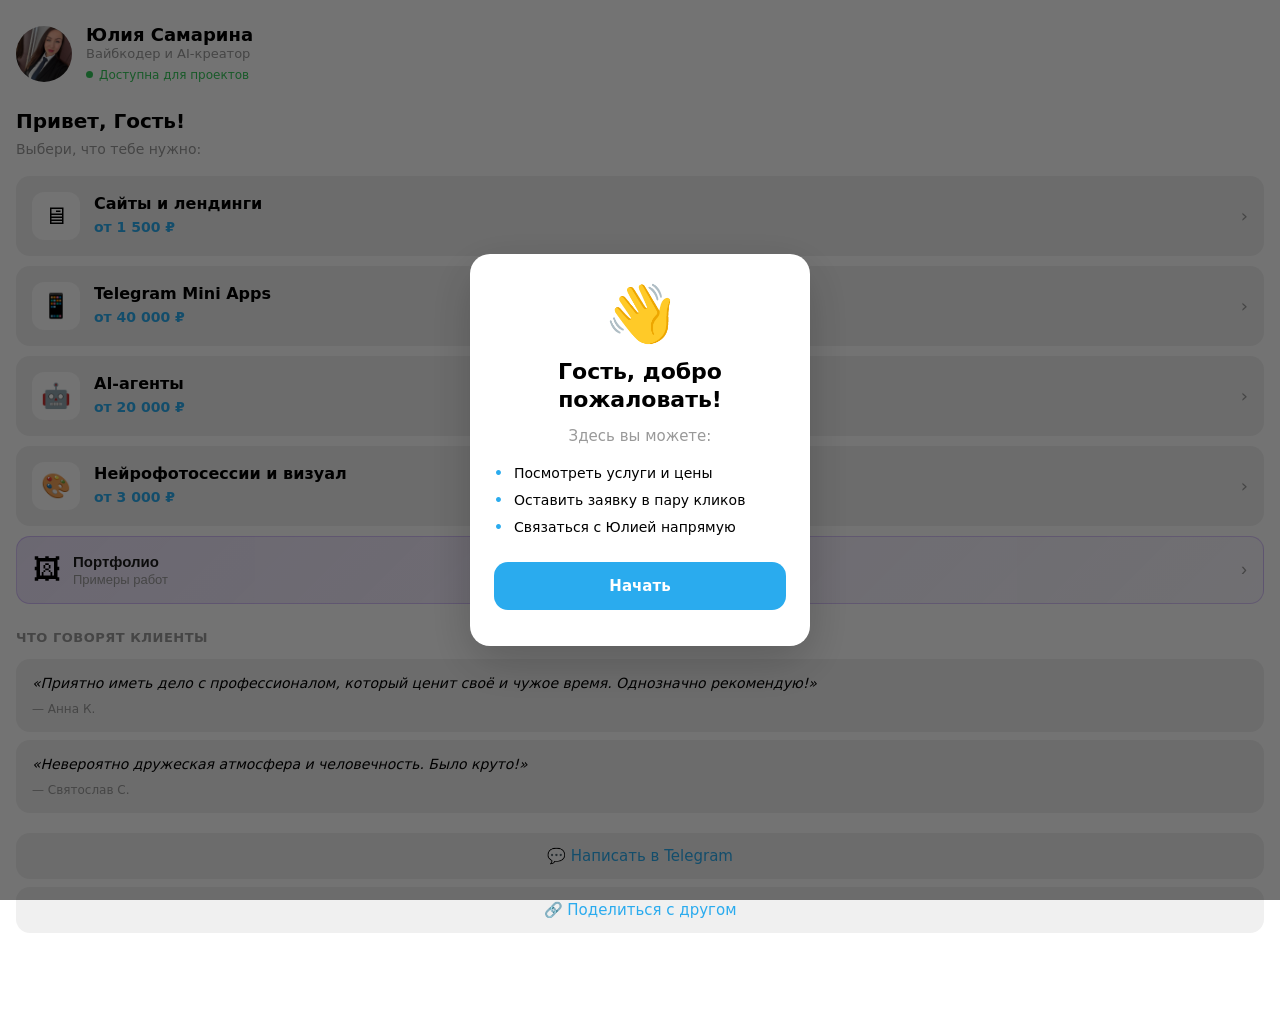
<file: tg-app/index.html>
<!DOCTYPE html>
<html lang="ru">
<head>
  <meta charset="UTF-8">
  <meta name="viewport" content="width=device-width, initial-scale=1.0, maximum-scale=1.0, user-scalable=no">
  <title>Юлия Самарина — Услуги</title>
  <!-- Telegram Web App SDK -->
  <script src="https://telegram.org/js/telegram-web-app.js"></script>
  <!-- Заглушка для предпросмотра в обычном браузере -->
  <script>
    if (!window.Telegram || !window.Telegram.WebApp || !window.Telegram.WebApp.initData) {
      // Заглушка: имитируем Telegram Web App API в обычном браузере
      var mockMainEl = null, mockBackEl = null;
      document.addEventListener('DOMContentLoaded', function() {
        mockMainEl = document.getElementById('mock-main');
        mockBackEl = document.getElementById('mock-back');
        if (mockMainEl) mockMainEl.addEventListener('click', function() {
          if (window.Telegram.WebApp.MainButton._cb) window.Telegram.WebApp.MainButton._cb();
        });
        if (mockBackEl) mockBackEl.addEventListener('click', function() {
          if (window.Telegram.WebApp.BackButton._cb) window.Telegram.WebApp.BackButton._cb();
        });
      });

      window.Telegram = { WebApp: {
        ready: function(){}, expand: function(){},
        themeParams: {},
        headerColor: '',
        initDataUnsafe: { user: { first_name: 'Гость', username: 'preview', id: 0 } },
        MainButton: {
          _cb: null, _text: '',
          setText: function(t) { this._text = t; if (mockMainEl) mockMainEl.textContent = t; },
          show: function() { if (mockMainEl) mockMainEl.classList.add('visible'); },
          hide: function() { if (mockMainEl) mockMainEl.classList.remove('visible'); },
          enable: function() { if (mockMainEl) mockMainEl.classList.remove('disabled'); },
          disable: function() { if (mockMainEl) mockMainEl.classList.add('disabled'); },
          showProgress: function() { this.disable(); },
          hideProgress: function() { this.enable(); },
          onClick: function(cb) { this._cb = cb; },
          offClick: function() {}
        },
        BackButton: {
          _cb: null,
          show: function() { if (mockBackEl) mockBackEl.classList.add('visible'); },
          hide: function() { if (mockBackEl) mockBackEl.classList.remove('visible'); },
          onClick: function(cb) { this._cb = cb; },
          offClick: function() {}
        },
        HapticFeedback: {
          impactOccurred: function(){}, notificationOccurred: function(){}, selectionChanged: function(){}
        },
        openTelegramLink: function(url) { window.open(url, '_blank'); },
        openLink: function(url) { window.open(url, '_blank'); },
        close: function() {}
      }};
    }
  </script>
  <link rel="stylesheet" href="style.css?v=3">
</head>
<body>

  <!-- Кнопки-заглушки для просмотра в браузере (в TG будут нативные) -->
  <button class="mock-back-btn" id="mock-back">←</button>
  <button class="mock-main-btn" id="mock-main"></button>

  <!-- Контейнер приложения — сюда рендерятся экраны -->
  <div id="app"></div>

  <!-- Попап подтверждения заявки -->
  <div id="success-overlay" class="overlay hidden">
    <div class="overlay__content">
      <div class="success-icon">
        <svg width="64" height="64" viewBox="0 0 64 64" fill="none">
          <circle cx="32" cy="32" r="32" fill="var(--success)"/>
          <path class="success-check" d="M20 33L28 41L44 23" stroke="#fff" stroke-width="3.5" stroke-linecap="round" stroke-linejoin="round"/>
        </svg>
      </div>
      <h2 class="overlay__title">Заявка отправлена!</h2>
      <p class="overlay__text">Юлия ответит в течение 2 часов в Telegram</p>
      <button class="btn btn--primary overlay__btn" id="btn-write-tg">
        💬 Написать в Telegram
      </button>
      <button class="btn btn--ghost overlay__btn" id="btn-back-home">
        ← Вернуться к услугам
      </button>
    </div>
  </div>

  <!-- Онбординг при первом запуске -->
  <div id="onboarding-overlay" class="offer-overlay" style="display:none">
    <div class="offer-backdrop"></div>
    <div class="offer-card onboarding-card">
      <div class="offer-emoji">👋</div>
      <h2 class="offer-title" id="onboarding-greeting">Добро пожаловать!</h2>
      <p class="offer-subtitle">Здесь вы можете:</p>
      <ul class="offer-bullets onboarding-bullets">
        <li>Посмотреть услуги и цены</li>
        <li>Оставить заявку в пару кликов</li>
        <li>Связаться с Юлией напрямую</li>
      </ul>
      <button class="btn btn--primary offer-btn" id="onboarding-start">Начать</button>
    </div>
  </div>

  <!-- Оффер при первом открытии -->
  <div id="offer-overlay" class="offer-overlay" style="display:none">
    <div class="offer-backdrop"></div>
    <div class="offer-card">
      <div class="offer-emoji">🎁</div>
      <h2 class="offer-title">Бесплатный урок по созданию точного промта (запроса) для ИИ</h2>
      <p class="offer-subtitle">Подпишитесь на бота — получите подарок в личное сообщение</p>
      <ul class="offer-bullets">
        <li>Эксклюзивные предложения и новости для подписчиков</li>
      </ul>
      <a class="btn btn--primary offer-btn" id="offer-accept" href="https://t.me/Samarina28_bot?start=from_app" target="_blank">
        Получить подарок
      </a>
      <button class="offer-skip" id="offer-skip">Пропустить</button>
    </div>
  </div>

  <script src="app.js?v=3"></script>
</body>
</html>
</file>
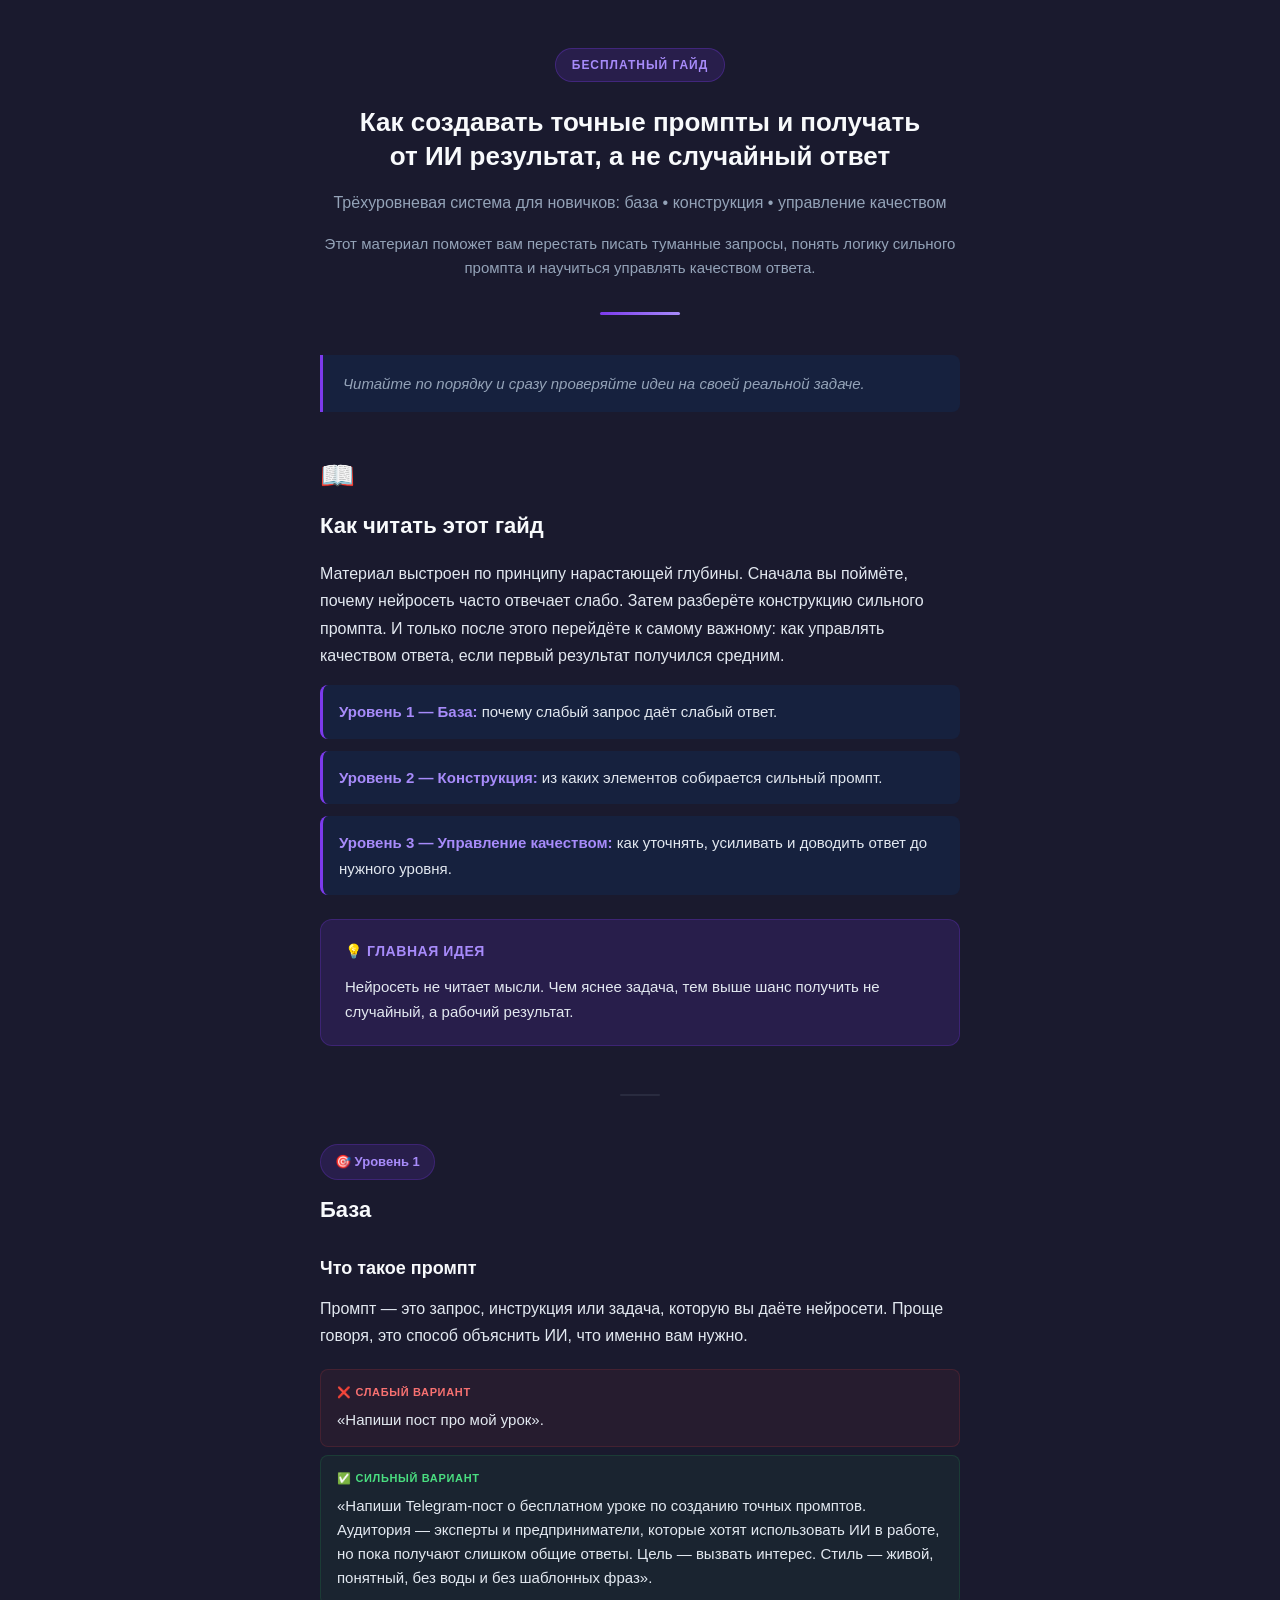
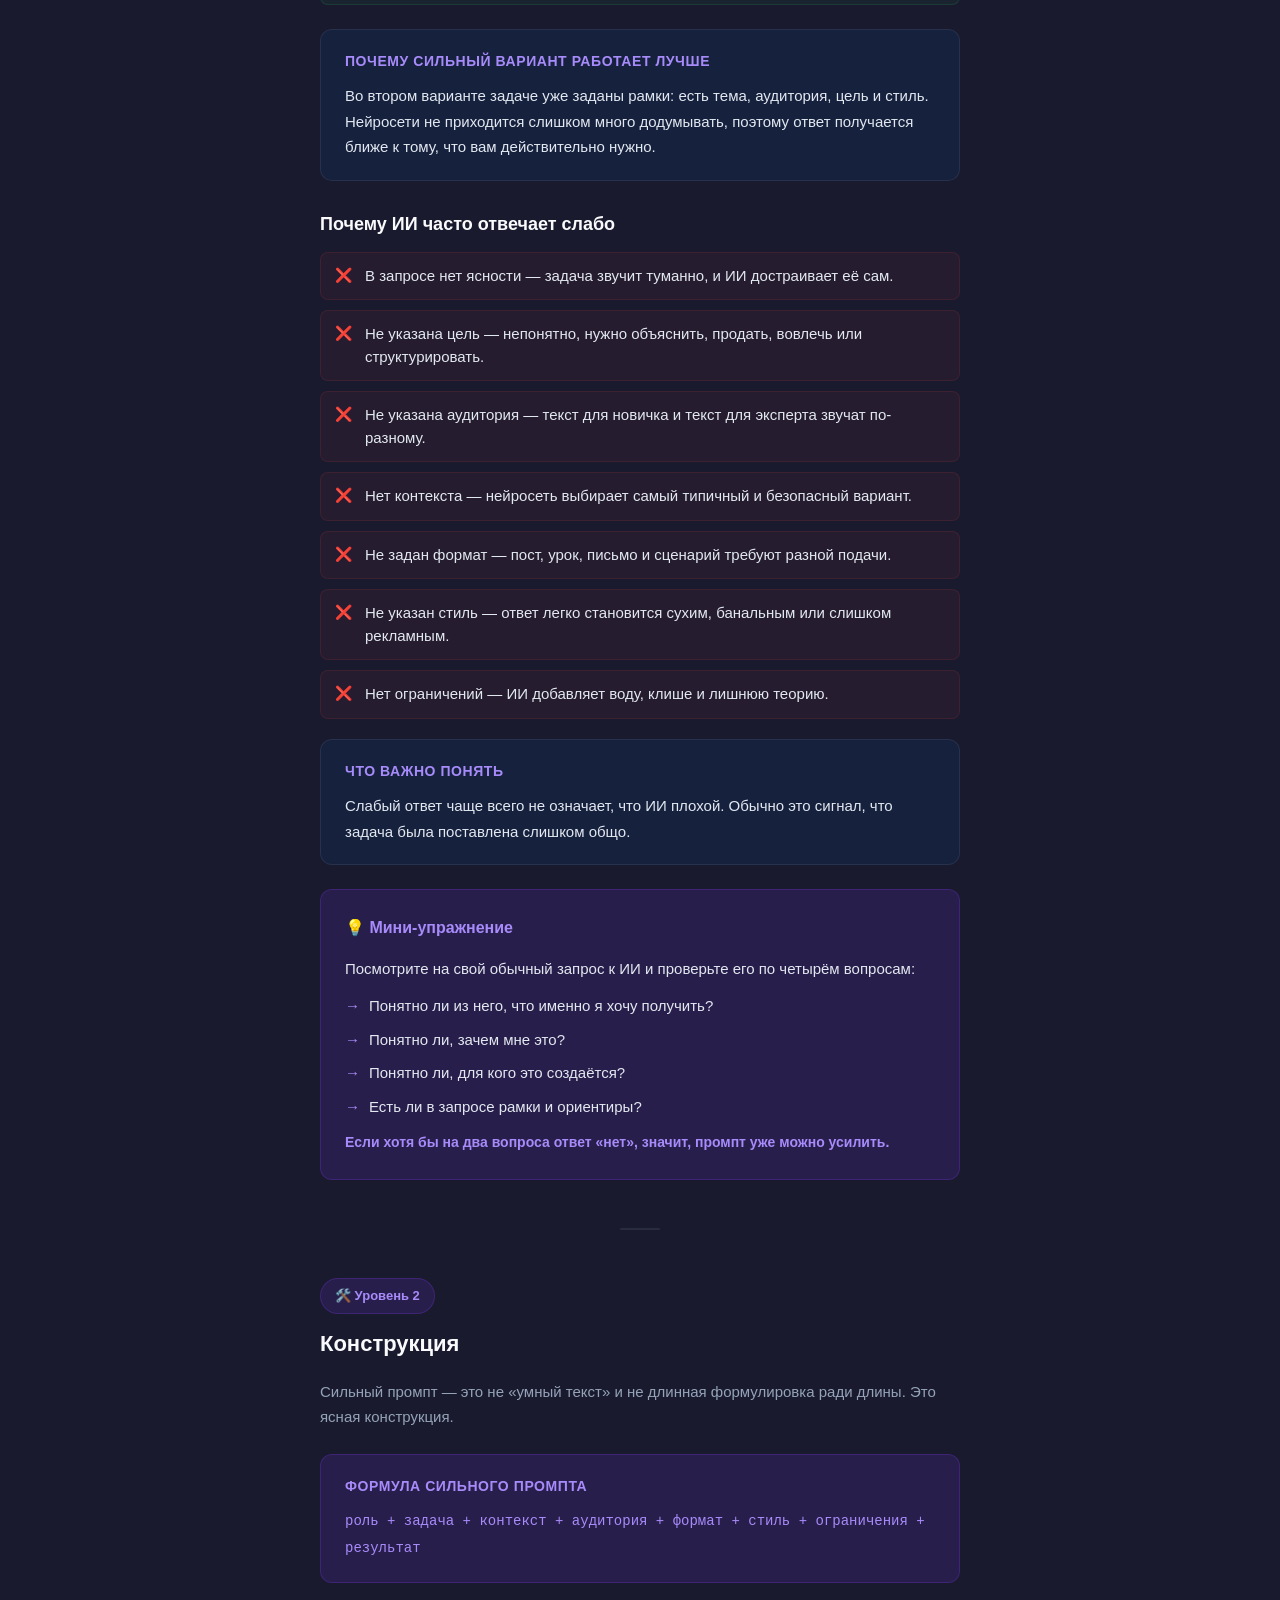
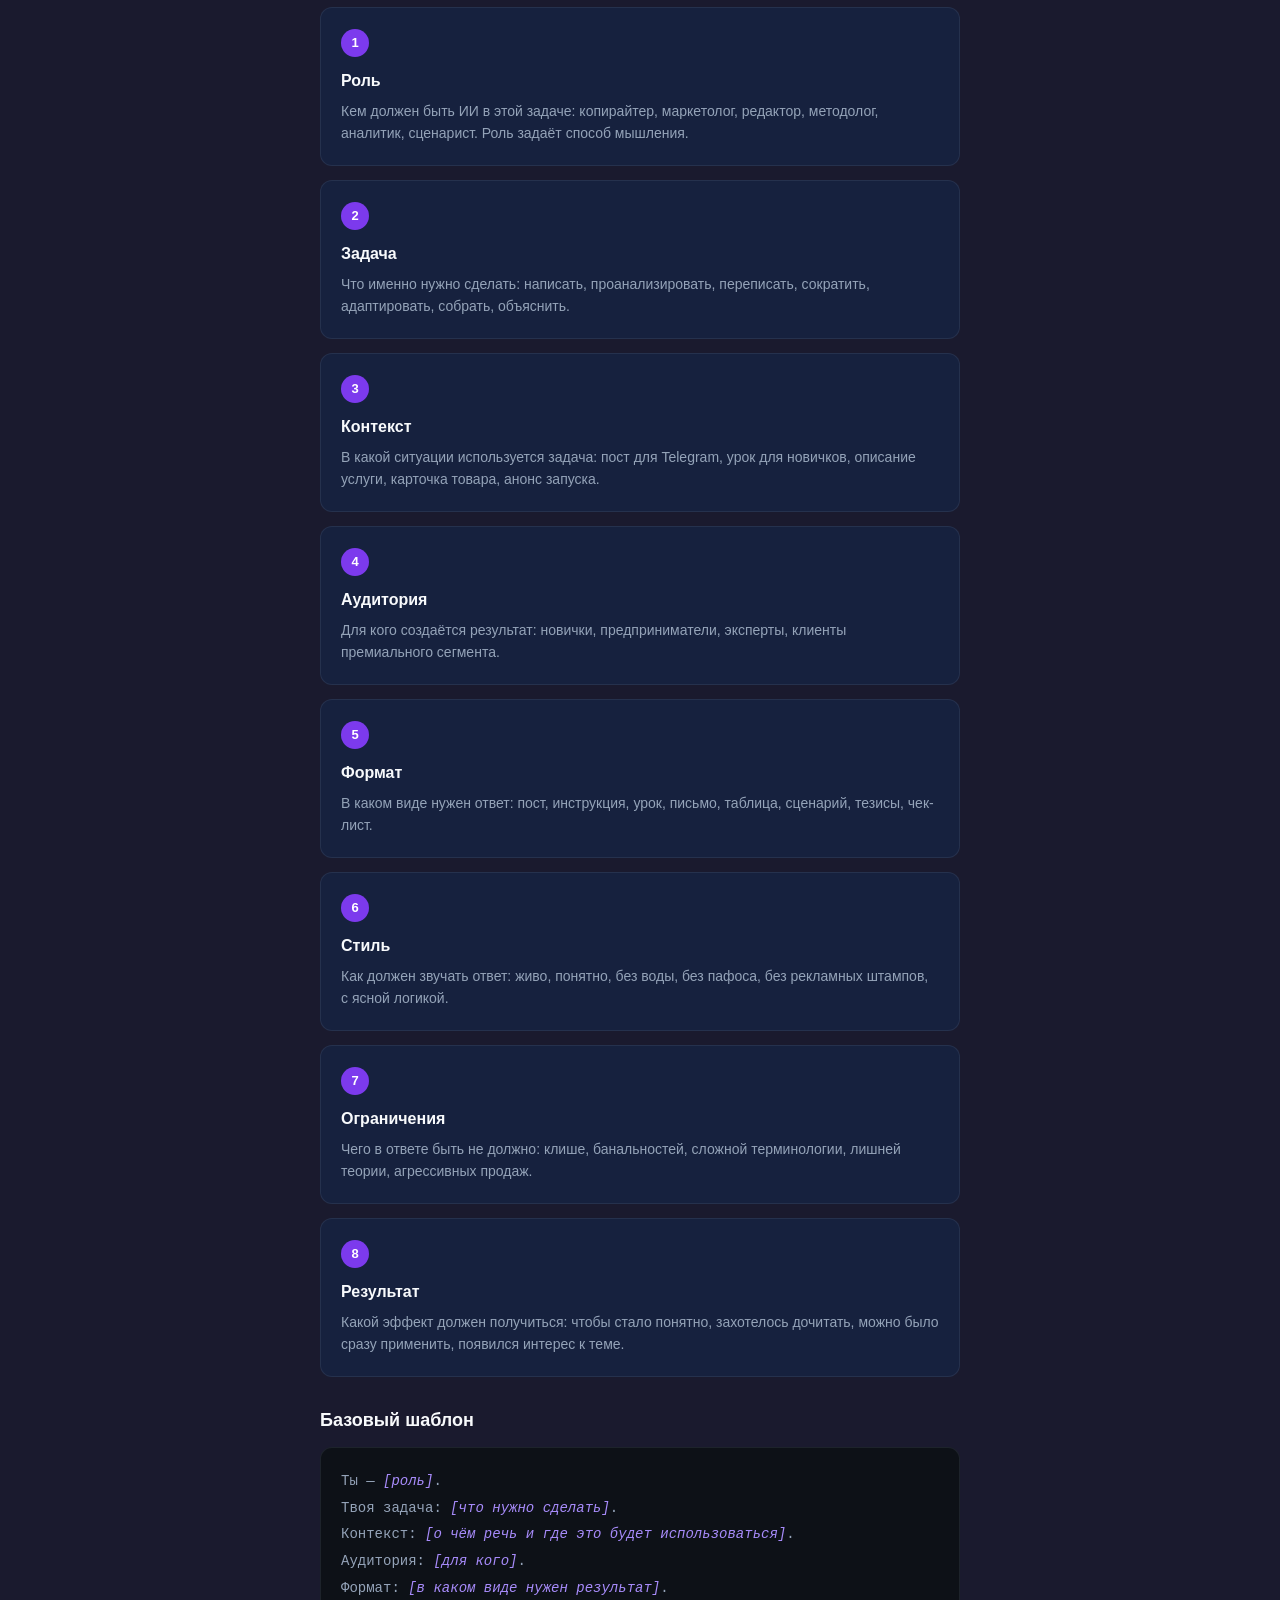
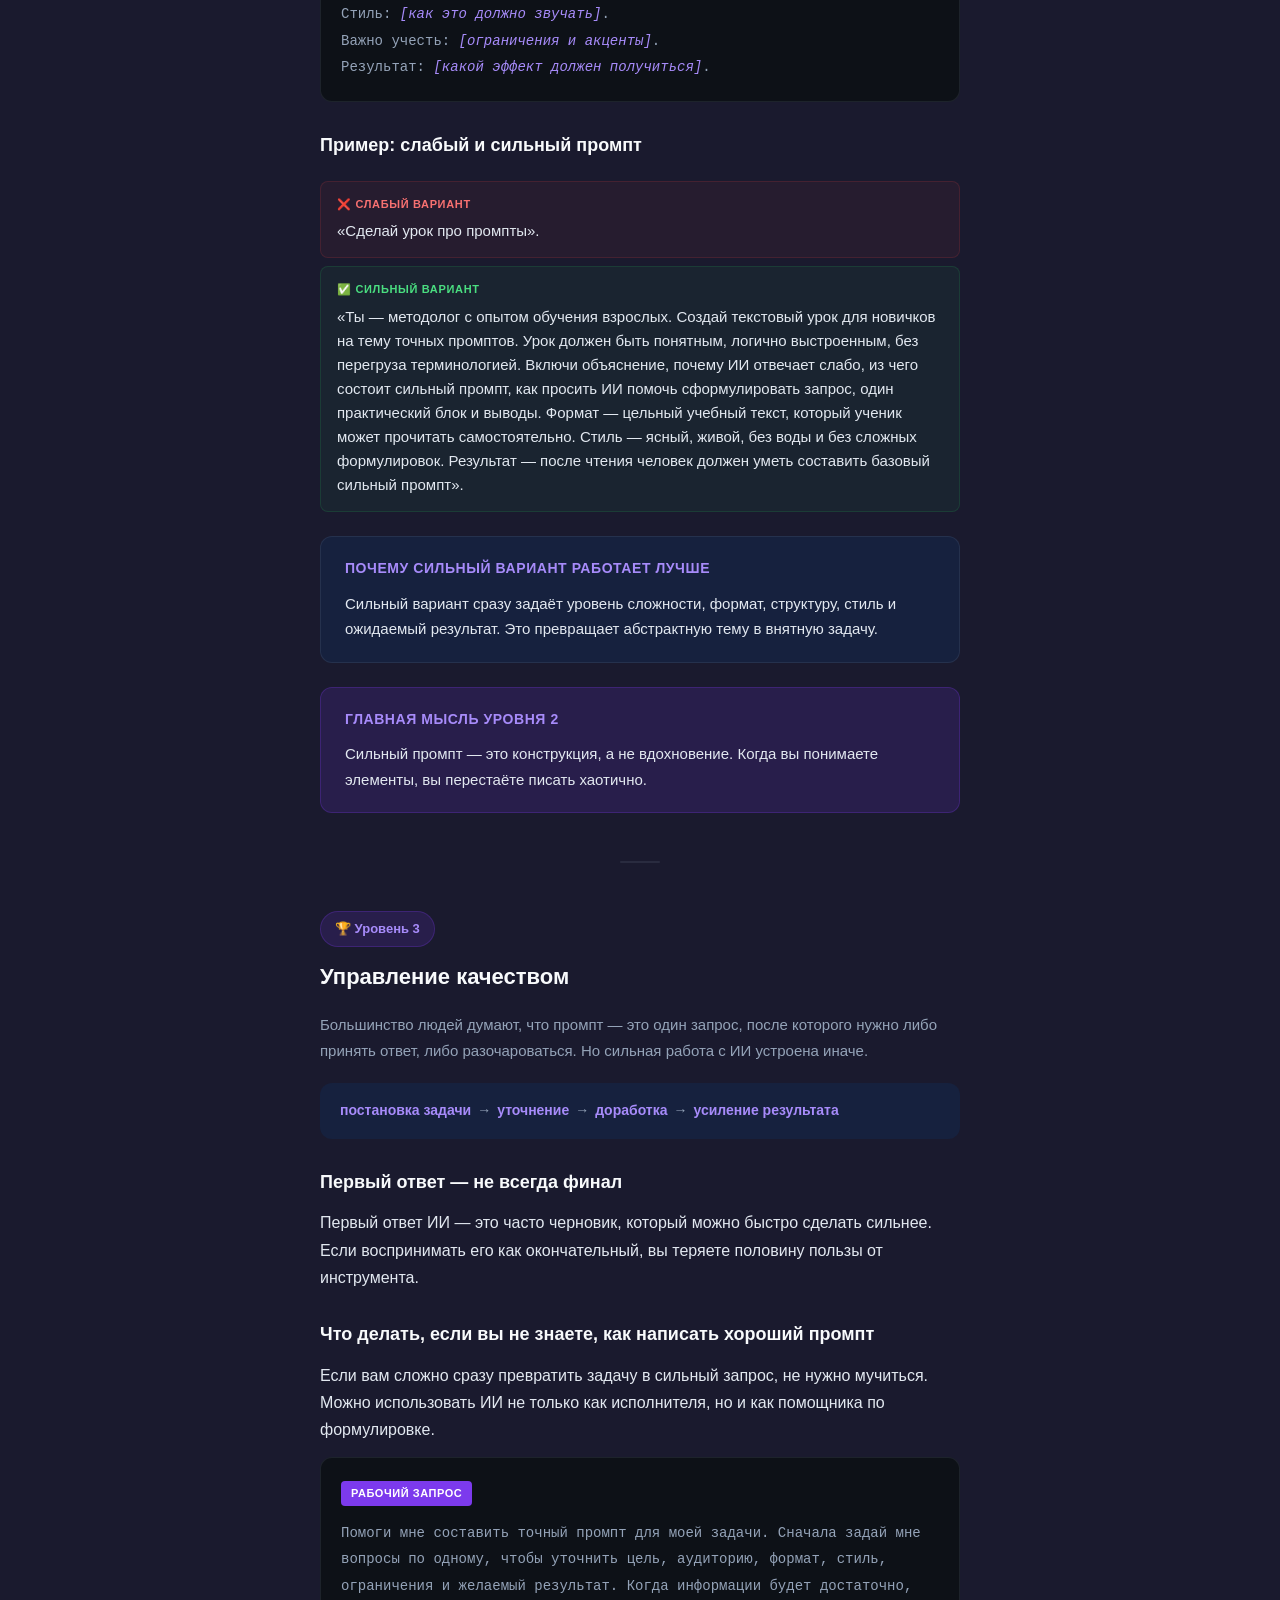
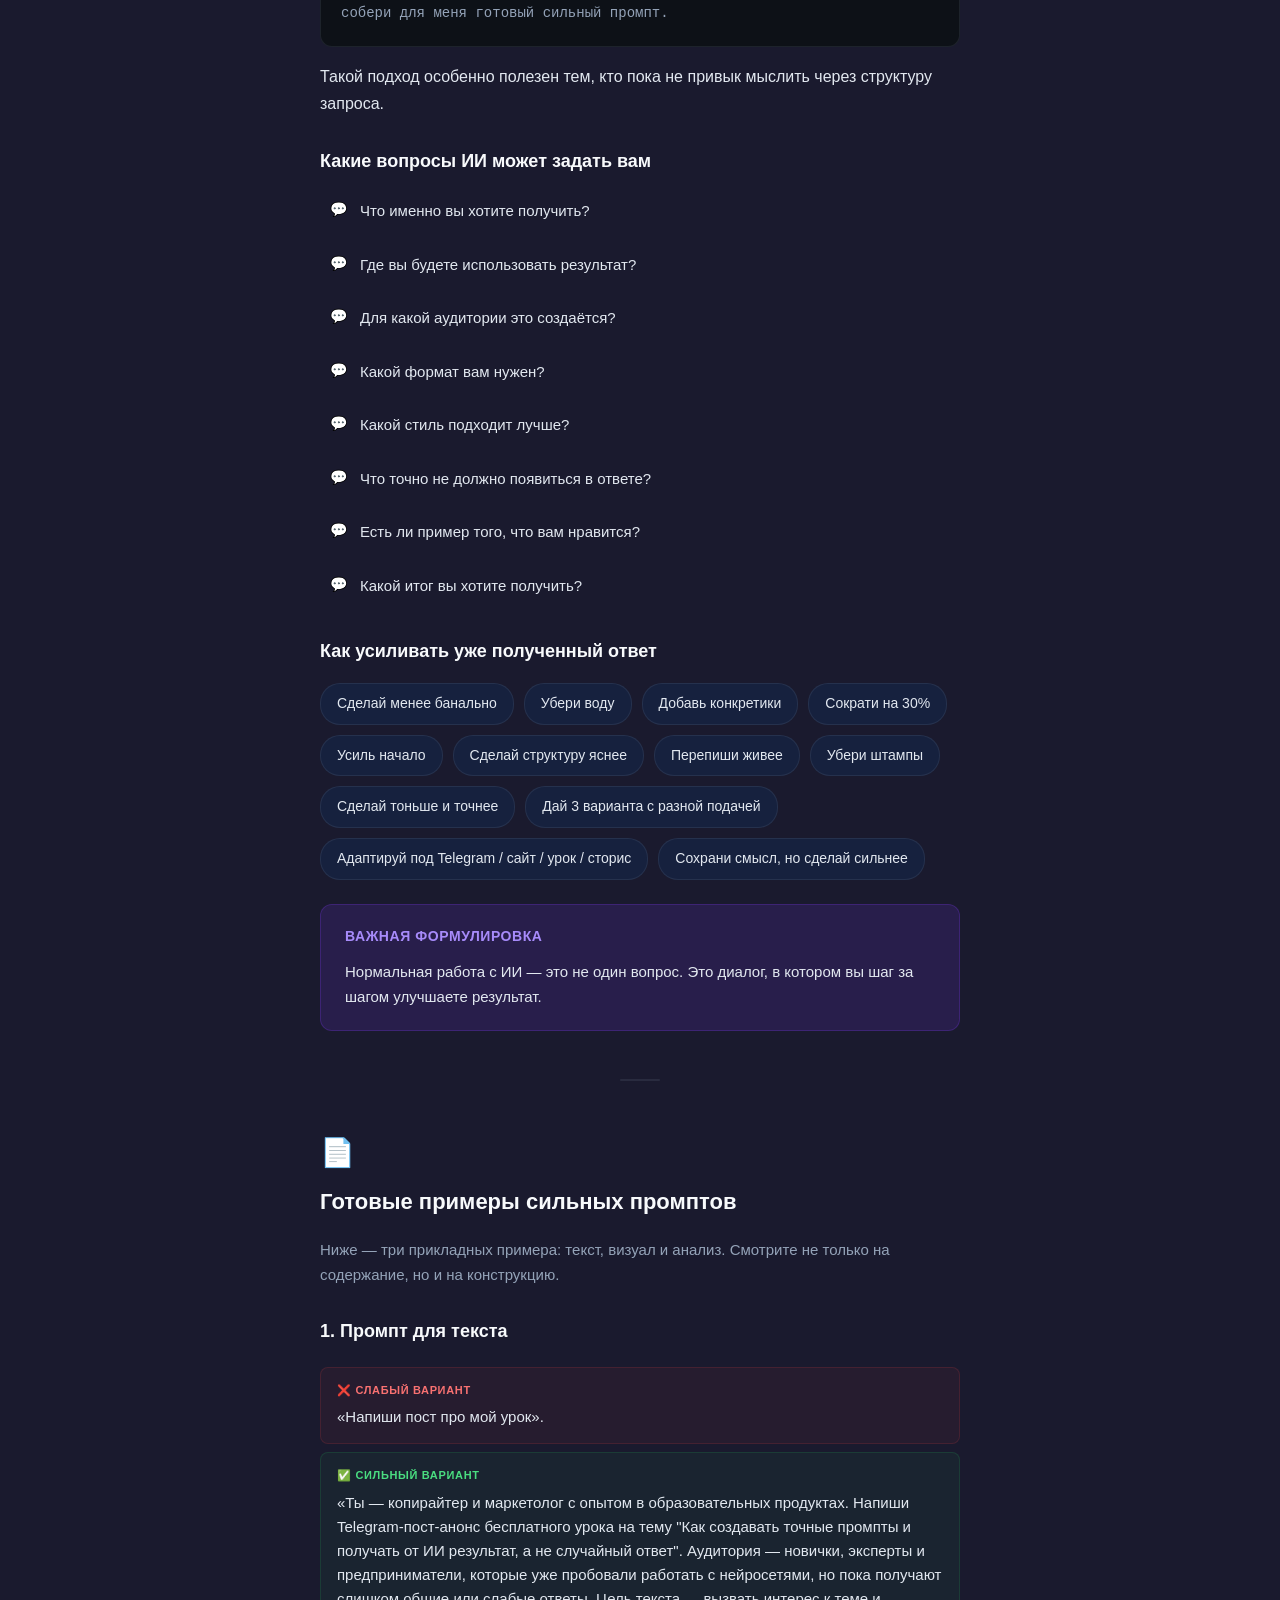
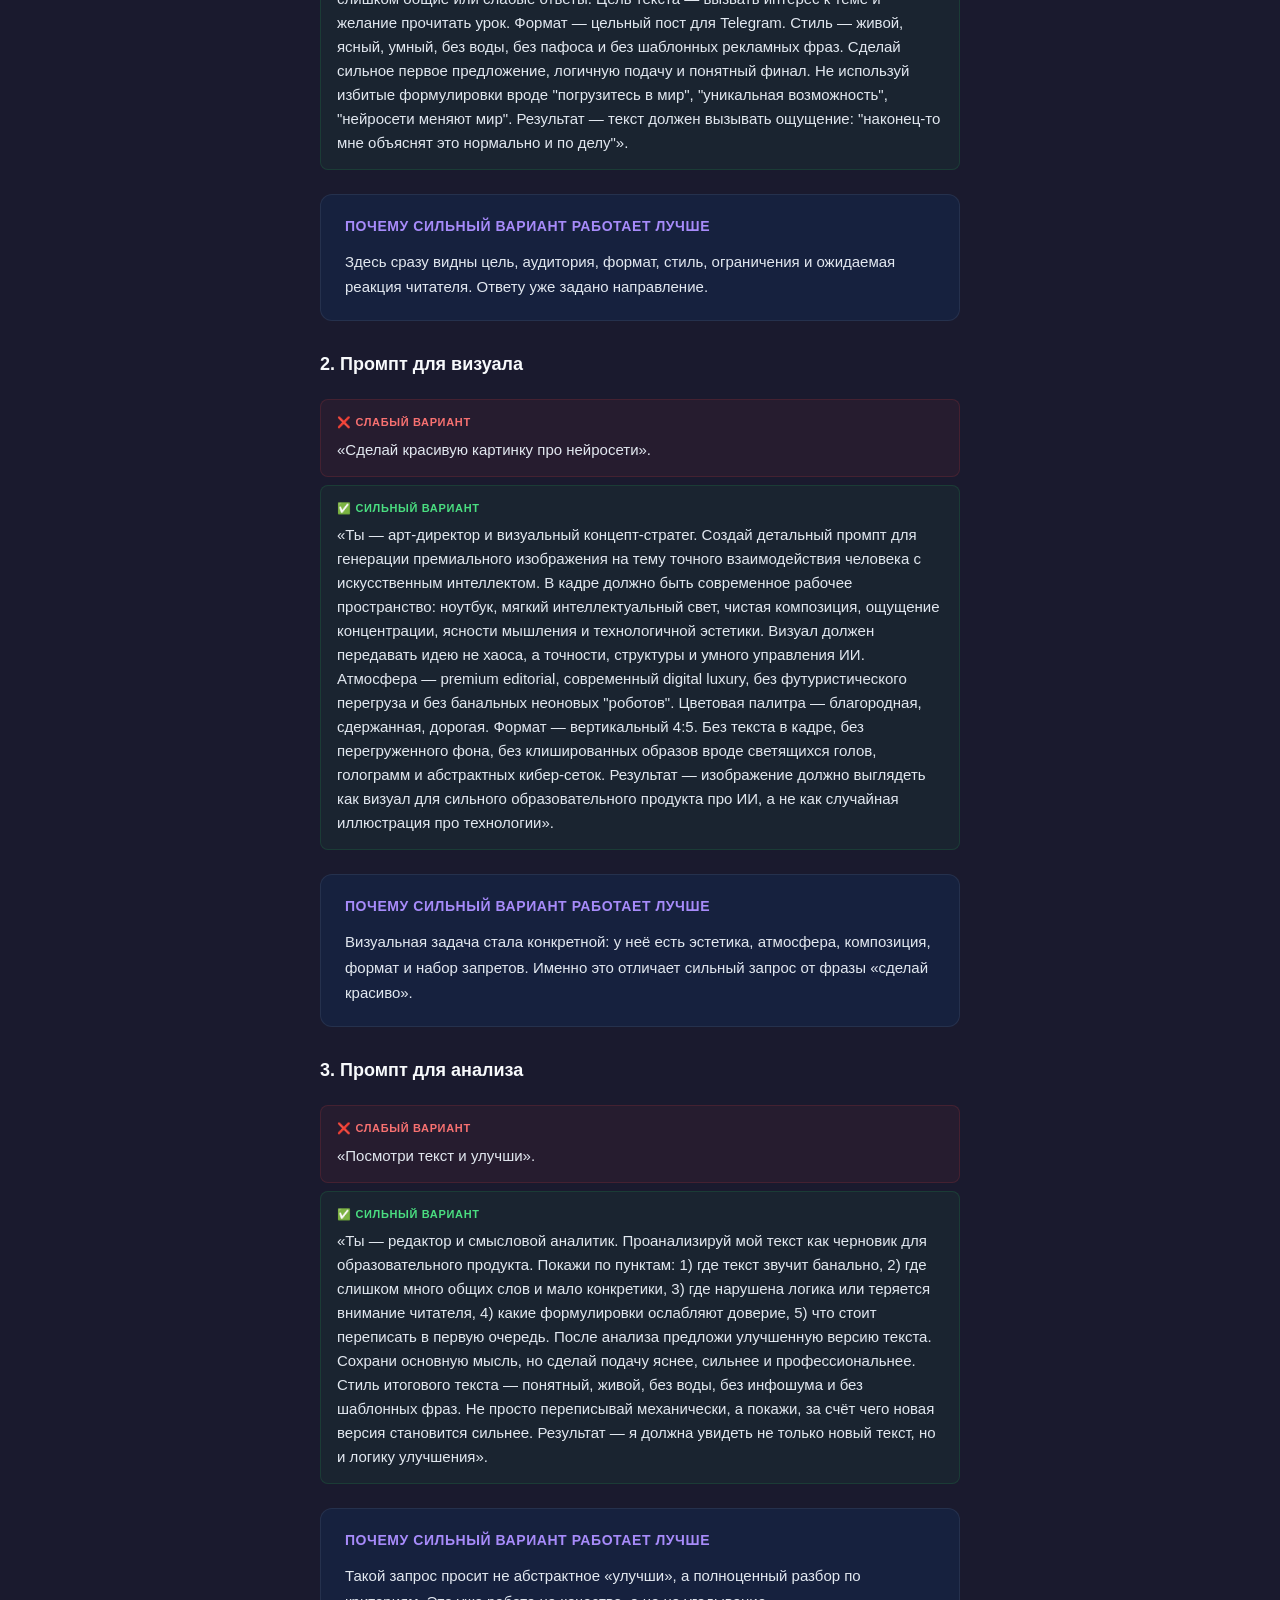
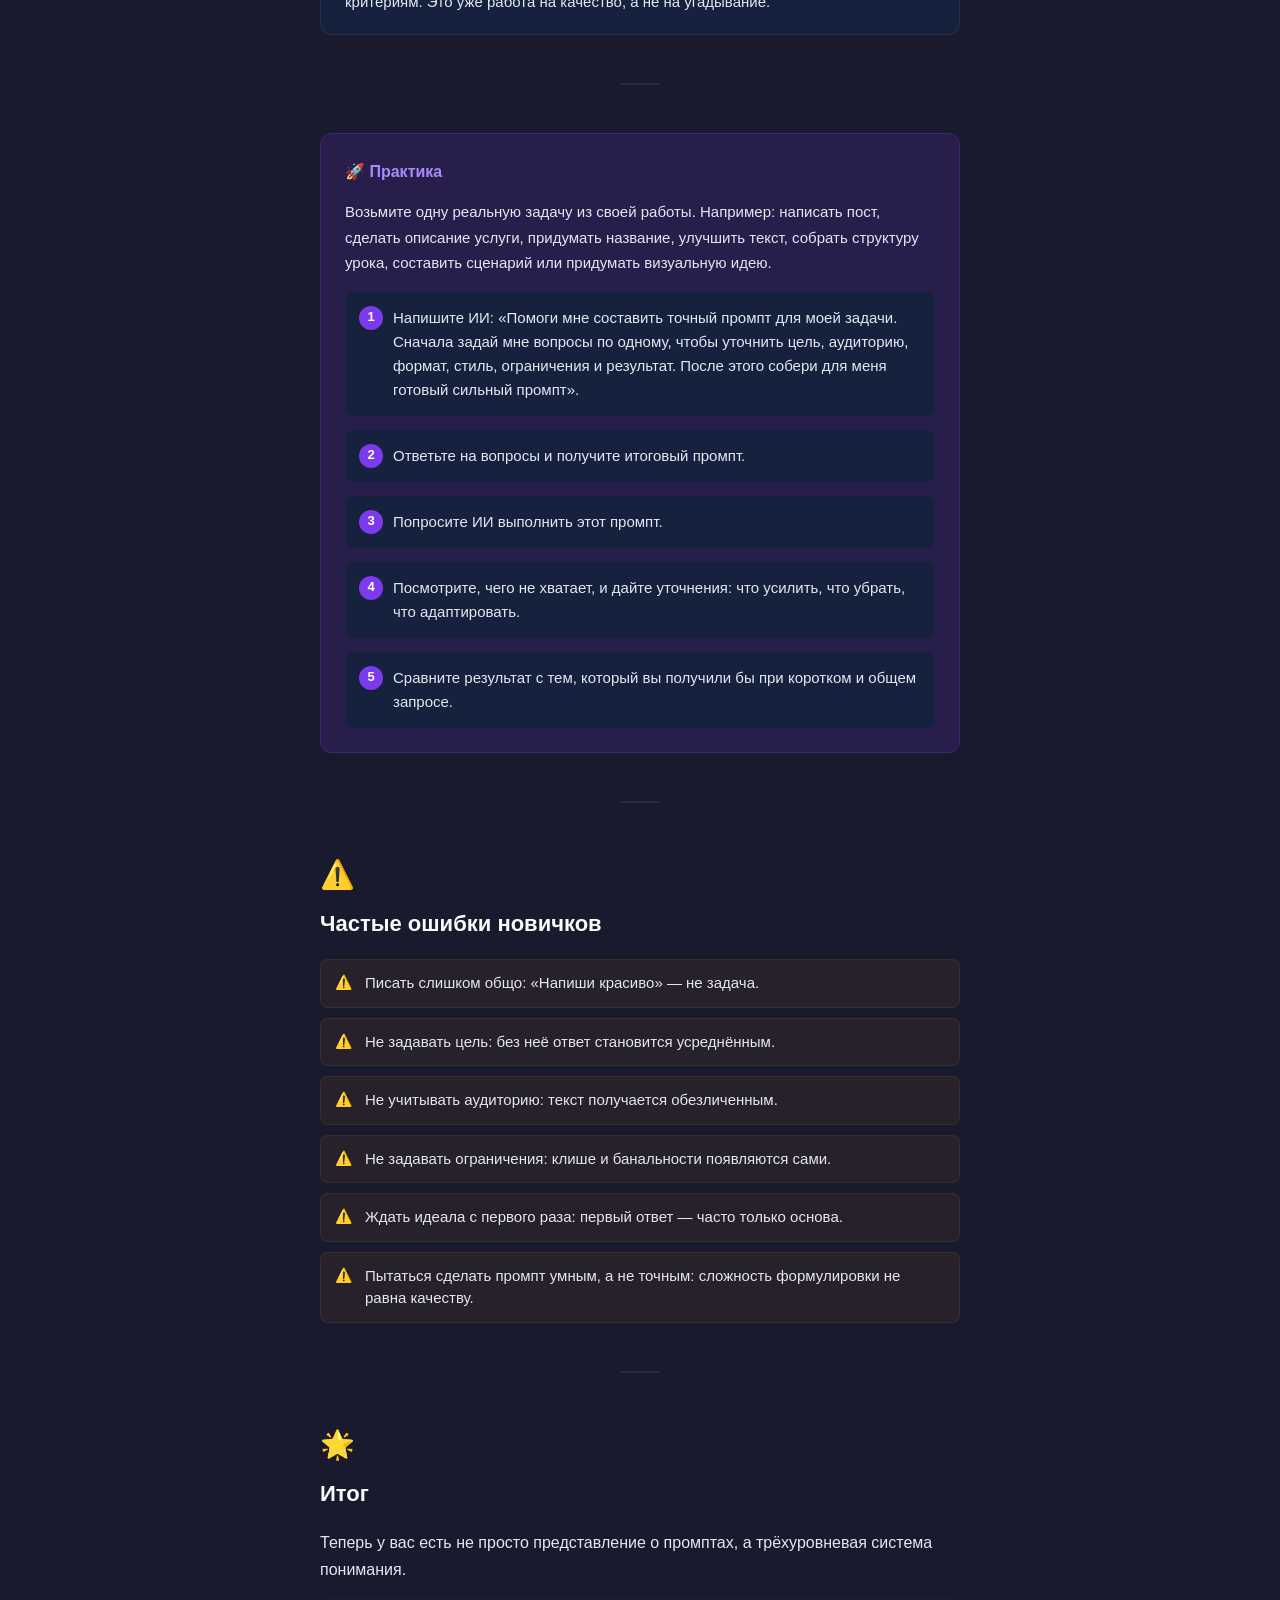
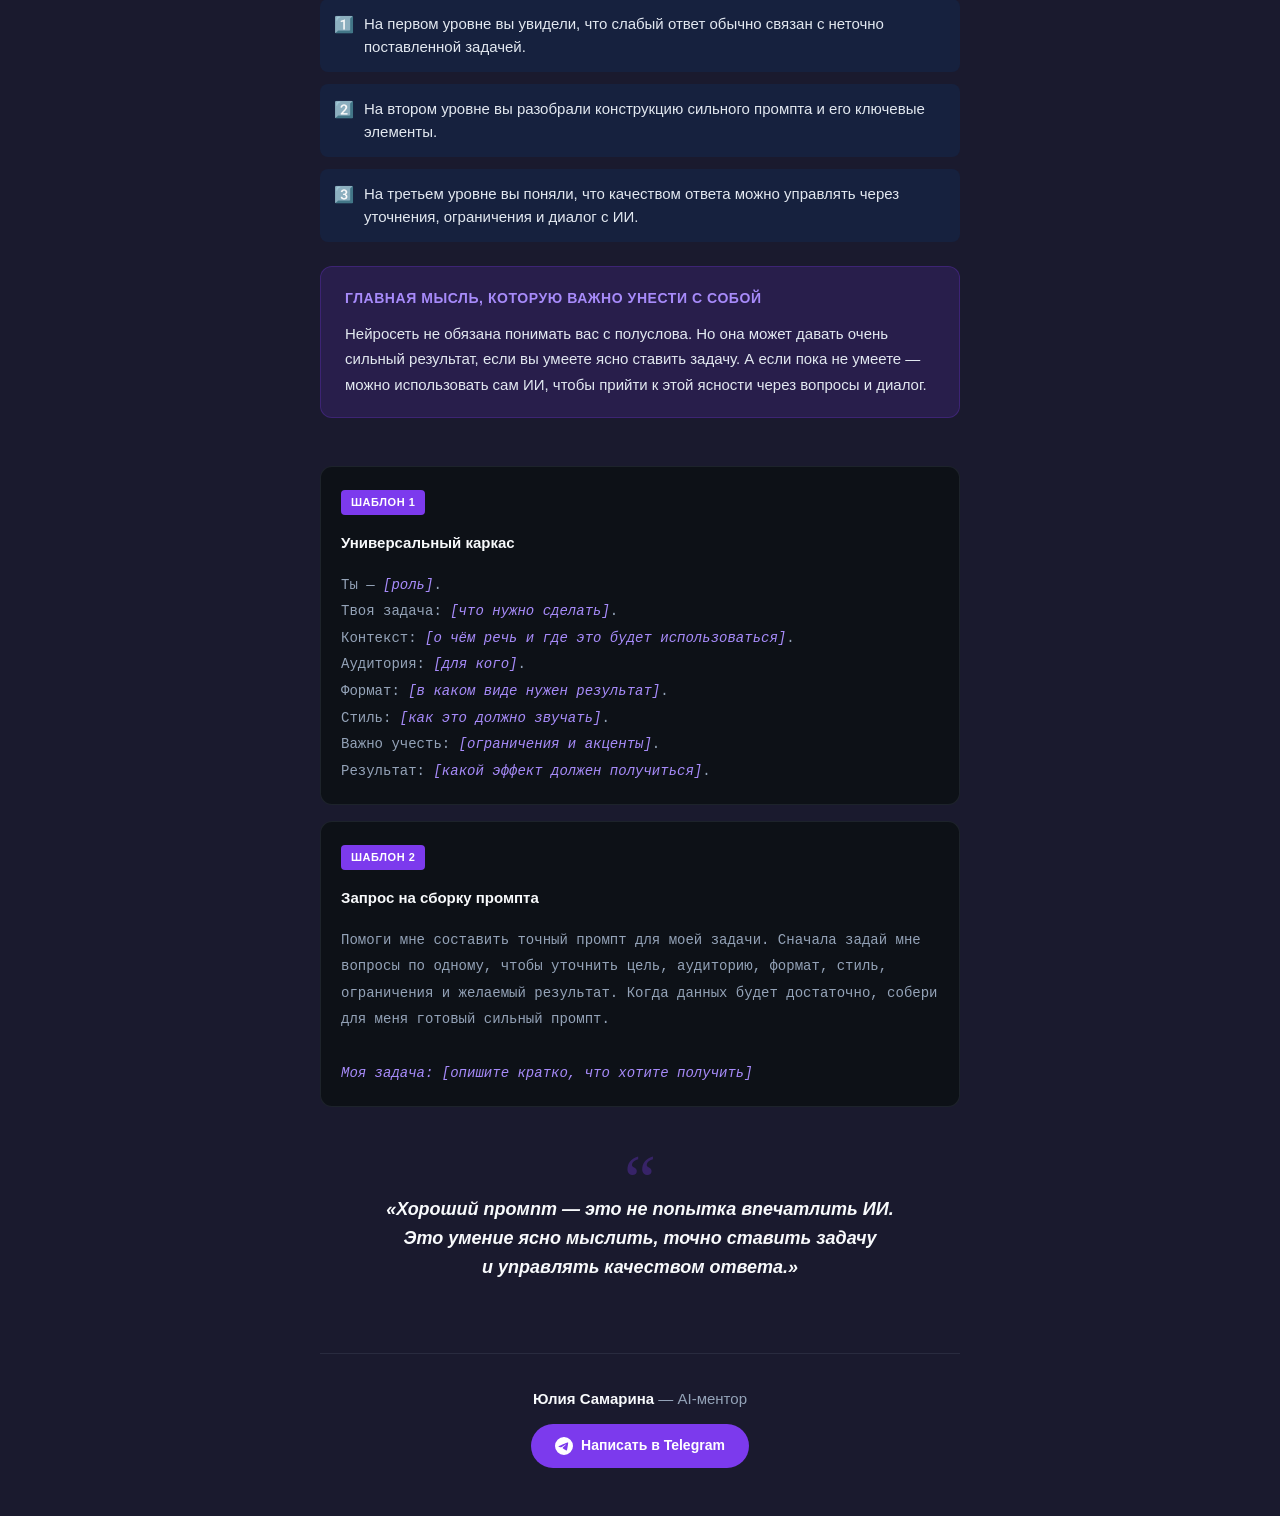
<file: tg-app/guide.html>
<!DOCTYPE html>
<html lang="ru">
<head>
<meta charset="UTF-8">
<meta name="viewport" content="width=device-width, initial-scale=1.0">
<title>Бесплатный гайд — Как создавать точные промпты</title>
<meta name="description" content="Трёхуровневая система для новичков: база, конструкция, управление качеством. Бесплатный гайд от Юлии Самариной.">
<style>
*, *::before, *::after {
  box-sizing: border-box;
  margin: 0;
  padding: 0;
}

:root {
  --bg: #1a1a2e;
  --bg-card: #16213e;
  --bg-highlight: #0f3460;
  --accent: #7c3aed;
  --accent-light: #a78bfa;
  --accent-glow: rgba(124, 58, 237, 0.15);
  --text: #e2e8f0;
  --text-muted: #94a3b8;
  --text-bright: #f8fafc;
  --border: rgba(148, 163, 184, 0.12);
  --radius: 12px;
  --radius-sm: 8px;
}

html { scroll-behavior: smooth; }

body {
  font-family: -apple-system, BlinkMacSystemFont, 'Segoe UI', Roboto, Oxygen, Ubuntu, Cantarell, sans-serif;
  background: var(--bg);
  color: var(--text);
  line-height: 1.7;
  font-size: 16px;
  -webkit-font-smoothing: antialiased;
  -moz-osx-font-smoothing: grayscale;
}

.container {
  max-width: 680px;
  margin: 0 auto;
  padding: 0 20px;
}

/* ===== HERO ===== */
.hero {
  text-align: center;
  padding: 48px 0 40px;
  position: relative;
}

.hero::after {
  content: '';
  display: block;
  width: 80px;
  height: 3px;
  background: linear-gradient(90deg, var(--accent), var(--accent-light));
  border-radius: 2px;
  margin: 32px auto 0;
}

.badge {
  display: inline-block;
  background: var(--accent-glow);
  border: 1px solid rgba(124, 58, 237, 0.3);
  color: var(--accent-light);
  font-size: 12px;
  font-weight: 600;
  letter-spacing: 0.08em;
  text-transform: uppercase;
  padding: 6px 16px;
  border-radius: 20px;
  margin-bottom: 24px;
}

.hero h1 {
  font-size: 26px;
  font-weight: 800;
  line-height: 1.3;
  color: var(--text-bright);
  margin-bottom: 16px;
}

.hero .subtitle {
  font-size: 16px;
  color: var(--text-muted);
  line-height: 1.6;
  margin-bottom: 16px;
}

.hero .hero-desc {
  font-size: 15px;
  color: var(--text-muted);
  line-height: 1.6;
}

/* ===== INTRO ===== */
.intro-note {
  background: var(--bg-card);
  border-left: 3px solid var(--accent);
  padding: 16px 20px;
  border-radius: 0 var(--radius-sm) var(--radius-sm) 0;
  margin: 0 0 40px;
  font-size: 15px;
  color: var(--text-muted);
  font-style: italic;
}

/* ===== SECTIONS ===== */
.section { margin-bottom: 48px; }

.section-divider {
  width: 40px;
  height: 2px;
  background: var(--border);
  margin: 48px auto;
  border-radius: 1px;
}

.section-header { margin-bottom: 20px; }

.section-header .emoji {
  font-size: 28px;
  display: block;
  margin-bottom: 12px;
}

.section-header h2 {
  font-size: 22px;
  font-weight: 700;
  color: var(--text-bright);
  line-height: 1.3;
}

.section-header h3 {
  font-size: 18px;
  font-weight: 700;
  color: var(--text-bright);
  margin-top: 28px;
  margin-bottom: 12px;
}

h3 {
  font-size: 18px;
  font-weight: 700;
  color: var(--text-bright);
  margin-top: 28px;
  margin-bottom: 12px;
}

p {
  margin-bottom: 14px;
  color: var(--text);
}

p:last-child { margin-bottom: 0; }

.section-intro {
  font-size: 15px;
  color: var(--text-muted);
  margin-bottom: 20px;
}

/* ===== LEVEL BADGES ===== */
.level-badge {
  display: inline-flex;
  align-items: center;
  gap: 8px;
  background: var(--accent-glow);
  border: 1px solid rgba(124, 58, 237, 0.25);
  padding: 6px 14px;
  border-radius: 20px;
  font-size: 13px;
  font-weight: 600;
  color: var(--accent-light);
  margin-bottom: 16px;
}

/* ===== LISTS ===== */
.levels-list {
  list-style: none;
  display: flex;
  flex-direction: column;
  gap: 12px;
  margin-top: 16px;
}

.levels-list li {
  padding: 14px 16px;
  background: var(--bg-card);
  border-radius: var(--radius-sm);
  border-left: 3px solid var(--accent);
  font-size: 15px;
}

.levels-list li strong { color: var(--accent-light); }

/* ===== IDEA / CALLOUT BOXES ===== */
.idea-box {
  background: var(--bg-card);
  border: 1px solid var(--border);
  border-radius: var(--radius);
  padding: 20px 24px;
  margin: 24px 0;
}

.idea-box.accent {
  background: var(--accent-glow);
  border-color: rgba(124, 58, 237, 0.25);
}

.idea-box h4 {
  font-size: 14px;
  font-weight: 700;
  color: var(--accent-light);
  letter-spacing: 0.04em;
  text-transform: uppercase;
  margin-bottom: 10px;
}

.idea-box p {
  font-size: 15px;
  margin-bottom: 0;
}

/* ===== COMPARE TABLE ===== */
.compare-table {
  display: flex;
  flex-direction: column;
  gap: 8px;
  margin: 20px 0;
}

.compare-row {
  border-radius: var(--radius-sm);
  padding: 14px 16px;
  font-size: 15px;
  line-height: 1.6;
}

.compare-row.weak {
  background: rgba(239, 68, 68, 0.06);
  border: 1px solid rgba(239, 68, 68, 0.15);
}

.compare-row.strong {
  background: rgba(34, 197, 94, 0.06);
  border: 1px solid rgba(34, 197, 94, 0.15);
}

.compare-label {
  display: block;
  font-size: 11px;
  font-weight: 700;
  letter-spacing: 0.06em;
  text-transform: uppercase;
  margin-bottom: 6px;
}

.compare-row.weak .compare-label { color: #f87171; }
.compare-row.strong .compare-label { color: #4ade80; }

/* ===== FORMULA ===== */
.formula-box {
  background: #0d1117;
  border: 1px solid rgba(124, 58, 237, 0.3);
  border-radius: var(--radius);
  padding: 20px 24px;
  margin: 20px 0;
  font-size: 15px;
  color: var(--accent-light);
  font-weight: 600;
  text-align: center;
  line-height: 1.8;
}

/* ===== FLOW ===== */
.flow-box {
  display: flex;
  align-items: center;
  flex-wrap: wrap;
  gap: 6px;
  padding: 16px 20px;
  background: var(--bg-card);
  border-radius: var(--radius);
  margin: 16px 0;
}

.flow-step {
  color: var(--accent-light);
  font-weight: 600;
  font-size: 14px;
}

.flow-arrow {
  color: var(--text-muted);
  font-size: 14px;
}

/* ===== ERROR LIST ===== */
.error-list {
  list-style: none;
  display: flex;
  flex-direction: column;
  gap: 10px;
}

.error-list li {
  padding: 12px 16px;
  padding-left: 44px;
  position: relative;
  background: rgba(239, 68, 68, 0.06);
  border-radius: var(--radius-sm);
  border: 1px solid rgba(239, 68, 68, 0.1);
  font-size: 15px;
  line-height: 1.5;
}

.error-list li::before {
  content: '\274C';
  position: absolute;
  left: 14px;
  top: 12px;
  font-size: 14px;
}

/* ===== WARNING LIST ===== */
.warning-list {
  list-style: none;
  display: flex;
  flex-direction: column;
  gap: 10px;
}

.warning-list li {
  padding: 12px 16px;
  padding-left: 44px;
  position: relative;
  background: rgba(245, 158, 11, 0.06);
  border-radius: var(--radius-sm);
  border: 1px solid rgba(245, 158, 11, 0.1);
  font-size: 15px;
  line-height: 1.5;
}

.warning-list li::before {
  content: '\26A0\FE0F';
  position: absolute;
  left: 14px;
  top: 12px;
  font-size: 14px;
}

/* ===== QUESTION LIST ===== */
.question-list {
  list-style: none;
  display: flex;
  flex-direction: column;
  gap: 8px;
}

.question-list li {
  padding: 10px 16px;
  padding-left: 40px;
  position: relative;
  font-size: 15px;
  color: var(--text);
}

.question-list li::before {
  content: '\1F4AC';
  position: absolute;
  left: 10px;
  top: 10px;
  font-size: 14px;
}

/* ===== HIGHLIGHT BOX ===== */
.highlight-box {
  background: var(--accent-glow);
  border: 1px solid rgba(124, 58, 237, 0.25);
  border-radius: var(--radius);
  padding: 24px;
  margin: 24px 0;
}

.highlight-box h4 {
  font-size: 16px;
  font-weight: 700;
  color: var(--accent-light);
  margin-bottom: 14px;
}

.highlight-box p {
  font-size: 15px;
  margin-bottom: 12px;
}

.highlight-box ul {
  list-style: none;
  display: flex;
  flex-direction: column;
  gap: 8px;
  margin: 12px 0;
}

.highlight-box ul li {
  padding-left: 24px;
  position: relative;
  font-size: 15px;
}

.highlight-box ul li::before {
  content: '→';
  position: absolute;
  left: 0;
  color: var(--accent-light);
  font-weight: 600;
}

.highlight-box .note {
  font-size: 14px;
  color: var(--accent-light);
  font-weight: 600;
  margin-top: 12px;
  margin-bottom: 0;
}

/* ===== ELEMENT CARDS ===== */
.element-cards {
  display: flex;
  flex-direction: column;
  gap: 14px;
  margin-top: 20px;
}

.element-card {
  background: var(--bg-card);
  border: 1px solid var(--border);
  border-radius: var(--radius);
  padding: 20px;
  transition: border-color 0.2s;
}

.element-card:hover { border-color: rgba(124, 58, 237, 0.3); }

.element-card .num {
  display: inline-flex;
  align-items: center;
  justify-content: center;
  width: 28px;
  height: 28px;
  background: var(--accent);
  color: #fff;
  font-size: 13px;
  font-weight: 700;
  border-radius: 50%;
  margin-bottom: 10px;
}

.element-card .card-title {
  font-size: 16px;
  font-weight: 700;
  color: var(--text-bright);
  margin-bottom: 6px;
}

.element-card .card-desc {
  font-size: 14px;
  color: var(--text-muted);
  line-height: 1.6;
  margin-bottom: 0;
}

/* ===== CHIPS ===== */
.chips {
  display: flex;
  flex-wrap: wrap;
  gap: 10px;
  margin-top: 16px;
}

.chip {
  display: inline-block;
  background: var(--bg-card);
  border: 1px solid var(--border);
  border-radius: 20px;
  padding: 8px 16px;
  font-size: 14px;
  color: var(--text);
  transition: border-color 0.2s, background 0.2s;
  cursor: default;
}

.chip:hover {
  border-color: var(--accent);
  background: var(--accent-glow);
}

/* ===== PRACTICE STEPS ===== */
.practice-steps {
  list-style: none;
  counter-reset: step;
  display: flex;
  flex-direction: column;
  gap: 14px;
  margin-top: 16px;
}

.practice-steps li {
  counter-increment: step;
  padding: 14px 16px 14px 48px;
  position: relative;
  background: var(--bg-card);
  border-radius: var(--radius-sm);
  font-size: 15px;
  line-height: 1.6;
}

.practice-steps li::before {
  content: counter(step);
  position: absolute;
  left: 14px;
  top: 14px;
  width: 24px;
  height: 24px;
  background: var(--accent);
  color: #fff;
  font-size: 13px;
  font-weight: 700;
  border-radius: 50%;
  display: flex;
  align-items: center;
  justify-content: center;
}

/* ===== TEMPLATE BLOCKS ===== */
.template-block {
  background: #0d1117;
  border: 1px solid var(--border);
  border-radius: var(--radius);
  padding: 20px;
  margin-bottom: 16px;
  position: relative;
}

.template-block .template-label {
  display: inline-block;
  background: var(--accent);
  color: #fff;
  font-size: 11px;
  font-weight: 700;
  letter-spacing: 0.05em;
  text-transform: uppercase;
  padding: 3px 10px;
  border-radius: 4px;
  margin-bottom: 14px;
}

.template-block .template-title {
  font-size: 15px;
  font-weight: 700;
  color: var(--text-bright);
  margin-bottom: 14px;
}

.template-block p {
  font-size: 14px;
  color: var(--text-muted);
  line-height: 1.9;
  font-family: 'SF Mono', 'Fira Code', 'Cascadia Code', monospace;
}

.template-block .placeholder {
  color: var(--accent-light);
  font-style: italic;
}

/* ===== SUMMARY LIST ===== */
.summary-list {
  list-style: none;
  display: flex;
  flex-direction: column;
  gap: 12px;
  margin: 16px 0;
}

.summary-list li {
  padding: 14px 16px;
  padding-left: 44px;
  position: relative;
  background: var(--bg-card);
  border-radius: var(--radius-sm);
  font-size: 15px;
  line-height: 1.5;
}

.summary-list li::before {
  position: absolute;
  left: 14px;
  top: 14px;
  font-size: 16px;
}

.summary-list li:nth-child(1)::before { content: '1\FE0F\20E3'; }
.summary-list li:nth-child(2)::before { content: '2\FE0F\20E3'; }
.summary-list li:nth-child(3)::before { content: '3\FE0F\20E3'; }

/* ===== BLOCKQUOTE ===== */
.final-quote {
  text-align: center;
  padding: 40px 20px;
  margin: 40px 0 32px;
  position: relative;
}

.final-quote::before {
  content: '\201C';
  font-size: 72px;
  color: var(--accent);
  opacity: 0.3;
  position: absolute;
  top: -10px;
  left: 50%;
  transform: translateX(-50%);
  font-family: Georgia, serif;
  line-height: 1;
}

.final-quote p {
  font-size: 18px;
  font-weight: 600;
  color: var(--text-bright);
  line-height: 1.6;
  font-style: italic;
  max-width: 540px;
  margin: 0 auto;
}

/* ===== FOOTER ===== */
.footer {
  text-align: center;
  padding: 32px 0 48px;
  border-top: 1px solid var(--border);
}

.footer .author {
  font-size: 15px;
  color: var(--text-muted);
  margin-bottom: 12px;
}

.footer .author strong { color: var(--text-bright); }

.footer a {
  display: inline-flex;
  align-items: center;
  gap: 8px;
  background: var(--accent);
  color: #fff;
  text-decoration: none;
  font-size: 14px;
  font-weight: 600;
  padding: 10px 24px;
  border-radius: 24px;
  transition: background 0.2s, transform 0.15s;
}

.footer a:hover { background: #6d28d9; transform: translateY(-1px); }
.footer a:active { transform: translateY(0); }

.footer a svg {
  width: 18px;
  height: 18px;
  fill: currentColor;
}

/* ===== RESPONSIVE ===== */
@media (max-width: 480px) {
  .hero h1 { font-size: 22px; }
  .section-header h2 { font-size: 20px; }
  .element-card { padding: 16px; }
  .highlight-box { padding: 18px; }
  .final-quote p { font-size: 16px; }
  .container { padding: 0 16px; }
  .formula-box { font-size: 13px; }
}

@media (prefers-reduced-motion: reduce) {
  html { scroll-behavior: auto; }
  .chip:hover, .element-card:hover, .footer a:hover { transition: none; }
}
</style>
</head>
<body>

<div class="container">

  <!-- HERO -->
  <header class="hero">
    <div class="badge">Бесплатный гайд</div>
    <h1>Как создавать точные промпты и&nbsp;получать от&nbsp;ИИ результат, а&nbsp;не&nbsp;случайный ответ</h1>
    <p class="subtitle">Трёхуровневая система для новичков: база&nbsp;&bull; конструкция&nbsp;&bull; управление качеством</p>
    <p class="hero-desc">Этот материал поможет вам перестать писать туманные запросы, понять логику сильного промпта и научиться управлять качеством ответа.</p>
  </header>

  <!-- INTRO NOTE -->
  <div class="intro-note">
    Читайте по порядку и сразу проверяйте идеи на своей реальной задаче.
  </div>

  <!-- HOW TO READ -->
  <section class="section">
    <div class="section-header">
      <span class="emoji">&#128214;</span>
      <h2>Как читать этот гайд</h2>
    </div>
    <p>Материал выстроен по принципу нарастающей глубины. Сначала вы поймёте, почему нейросеть часто отвечает слабо. Затем разберёте конструкцию сильного промпта. И&nbsp;только после этого перейдёте к&nbsp;самому важному: как управлять качеством ответа, если первый результат получился средним.</p>
    <ul class="levels-list">
      <li><strong>Уровень 1 &mdash; База:</strong> почему слабый запрос даёт слабый ответ.</li>
      <li><strong>Уровень 2 &mdash; Конструкция:</strong> из каких элементов собирается сильный промпт.</li>
      <li><strong>Уровень 3 &mdash; Управление качеством:</strong> как уточнять, усиливать и доводить ответ до нужного уровня.</li>
    </ul>

    <div class="idea-box accent" style="margin-top: 24px;">
      <h4>&#128161; Главная идея</h4>
      <p>Нейросеть не читает мысли. Чем яснее задача, тем выше шанс получить не случайный, а рабочий результат.</p>
    </div>
  </section>

  <div class="section-divider"></div>

  <!-- LEVEL 1 -->
  <section class="section">
    <div class="section-header">
      <span class="level-badge">&#127919; Уровень 1</span>
      <h2>База</h2>
    </div>

    <h3>Что такое промпт</h3>
    <p>Промпт&nbsp;&mdash; это запрос, инструкция или задача, которую вы даёте нейросети. Проще говоря, это способ объяснить ИИ, что именно вам нужно.</p>

    <div class="compare-table">
      <div class="compare-row weak">
        <span class="compare-label">❌ Слабый вариант</span>
        «Напиши пост про мой урок».
      </div>
      <div class="compare-row strong">
        <span class="compare-label">✅ Сильный вариант</span>
        «Напиши Telegram-пост о бесплатном уроке по созданию точных промптов. Аудитория — эксперты и предприниматели, которые хотят использовать ИИ в работе, но пока получают слишком общие ответы. Цель — вызвать интерес. Стиль — живой, понятный, без воды и без шаблонных фраз».
      </div>
    </div>

    <div class="idea-box">
      <h4>Почему сильный вариант работает лучше</h4>
      <p>Во втором варианте задаче уже заданы рамки: есть тема, аудитория, цель и стиль. Нейросети не приходится слишком много додумывать, поэтому ответ получается ближе к тому, что вам действительно нужно.</p>
    </div>

    <h3>Почему ИИ часто отвечает слабо</h3>
    <ul class="error-list">
      <li>В запросе нет ясности&nbsp;&mdash; задача звучит туманно, и ИИ достраивает её сам.</li>
      <li>Не указана цель&nbsp;&mdash; непонятно, нужно объяснить, продать, вовлечь или структурировать.</li>
      <li>Не указана аудитория&nbsp;&mdash; текст для новичка и текст для эксперта звучат по-разному.</li>
      <li>Нет контекста&nbsp;&mdash; нейросеть выбирает самый типичный и безопасный вариант.</li>
      <li>Не задан формат&nbsp;&mdash; пост, урок, письмо и сценарий требуют разной подачи.</li>
      <li>Не указан стиль&nbsp;&mdash; ответ легко становится сухим, банальным или слишком рекламным.</li>
      <li>Нет ограничений&nbsp;&mdash; ИИ добавляет воду, клише и лишнюю теорию.</li>
    </ul>

    <div class="idea-box" style="margin-top: 20px;">
      <h4>Что важно понять</h4>
      <p>Слабый ответ чаще всего не означает, что ИИ плохой. Обычно это сигнал, что задача была поставлена слишком общо.</p>
    </div>

    <div class="highlight-box" style="margin-top: 24px;">
      <h4>&#128161; Мини-упражнение</h4>
      <p>Посмотрите на свой обычный запрос к ИИ и проверьте его по четырём вопросам:</p>
      <ul>
        <li>Понятно ли из него, что именно я хочу получить?</li>
        <li>Понятно ли, зачем мне это?</li>
        <li>Понятно ли, для кого это создаётся?</li>
        <li>Есть ли в запросе рамки и ориентиры?</li>
      </ul>
      <p class="note">Если хотя бы на два вопроса ответ &laquo;нет&raquo;, значит, промпт уже можно усилить.</p>
    </div>
  </section>

  <div class="section-divider"></div>

  <!-- LEVEL 2 -->
  <section class="section">
    <div class="section-header">
      <span class="level-badge">&#128736;&#65039; Уровень 2</span>
      <h2>Конструкция</h2>
    </div>
    <p class="section-intro">Сильный промпт&nbsp;&mdash; это не &laquo;умный текст&raquo; и не длинная формулировка ради длины. Это ясная конструкция.</p>

    <div class="idea-box accent">
      <h4>Формула сильного промпта</h4>
      <p style="font-family: 'SF Mono', monospace; font-size: 14px; color: var(--accent-light); line-height: 1.9;">
        роль + задача + контекст + аудитория + формат + стиль + ограничения + результат
      </p>
    </div>

    <div class="element-cards">
      <div class="element-card">
        <div class="num">1</div>
        <div class="card-title">Роль</div>
        <p class="card-desc">Кем должен быть ИИ в этой задаче: копирайтер, маркетолог, редактор, методолог, аналитик, сценарист. Роль задаёт способ мышления.</p>
      </div>
      <div class="element-card">
        <div class="num">2</div>
        <div class="card-title">Задача</div>
        <p class="card-desc">Что именно нужно сделать: написать, проанализировать, переписать, сократить, адаптировать, собрать, объяснить.</p>
      </div>
      <div class="element-card">
        <div class="num">3</div>
        <div class="card-title">Контекст</div>
        <p class="card-desc">В какой ситуации используется задача: пост для Telegram, урок для новичков, описание услуги, карточка товара, анонс запуска.</p>
      </div>
      <div class="element-card">
        <div class="num">4</div>
        <div class="card-title">Аудитория</div>
        <p class="card-desc">Для кого создаётся результат: новички, предприниматели, эксперты, клиенты премиального сегмента.</p>
      </div>
      <div class="element-card">
        <div class="num">5</div>
        <div class="card-title">Формат</div>
        <p class="card-desc">В каком виде нужен ответ: пост, инструкция, урок, письмо, таблица, сценарий, тезисы, чек-лист.</p>
      </div>
      <div class="element-card">
        <div class="num">6</div>
        <div class="card-title">Стиль</div>
        <p class="card-desc">Как должен звучать ответ: живо, понятно, без воды, без пафоса, без рекламных штампов, с ясной логикой.</p>
      </div>
      <div class="element-card">
        <div class="num">7</div>
        <div class="card-title">Ограничения</div>
        <p class="card-desc">Чего в ответе быть не должно: клише, банальностей, сложной терминологии, лишней теории, агрессивных продаж.</p>
      </div>
      <div class="element-card">
        <div class="num">8</div>
        <div class="card-title">Результат</div>
        <p class="card-desc">Какой эффект должен получиться: чтобы стало понятно, захотелось дочитать, можно было сразу применить, появился интерес к теме.</p>
      </div>
    </div>

    <h3>Базовый шаблон</h3>
    <div class="template-block">
      <p>Ты&nbsp;&mdash; <span class="placeholder">[роль]</span>.<br>
      Твоя задача: <span class="placeholder">[что нужно сделать]</span>.<br>
      Контекст: <span class="placeholder">[о чём речь и где это будет использоваться]</span>.<br>
      Аудитория: <span class="placeholder">[для кого]</span>.<br>
      Формат: <span class="placeholder">[в каком виде нужен результат]</span>.<br>
      Стиль: <span class="placeholder">[как это должно звучать]</span>.<br>
      Важно учесть: <span class="placeholder">[ограничения и акценты]</span>.<br>
      Результат: <span class="placeholder">[какой эффект должен получиться]</span>.</p>
    </div>

    <h3>Пример: слабый и сильный промпт</h3>
    <div class="compare-table">
      <div class="compare-row weak">
        <span class="compare-label">❌ Слабый вариант</span>
        «Сделай урок про промпты».
      </div>
      <div class="compare-row strong">
        <span class="compare-label">✅ Сильный вариант</span>
        «Ты — методолог с опытом обучения взрослых. Создай текстовый урок для новичков на тему точных промптов. Урок должен быть понятным, логично выстроенным, без перегруза терминологией. Включи объяснение, почему ИИ отвечает слабо, из чего состоит сильный промпт, как просить ИИ помочь сформулировать запрос, один практический блок и выводы. Формат — цельный учебный текст, который ученик может прочитать самостоятельно. Стиль — ясный, живой, без воды и без сложных формулировок. Результат — после чтения человек должен уметь составить базовый сильный промпт».
      </div>
    </div>

    <div class="idea-box">
      <h4>Почему сильный вариант работает лучше</h4>
      <p>Сильный вариант сразу задаёт уровень сложности, формат, структуру, стиль и ожидаемый результат. Это превращает абстрактную тему в внятную задачу.</p>
    </div>

    <div class="idea-box accent" style="margin-top: 16px;">
      <h4>Главная мысль уровня 2</h4>
      <p>Сильный промпт — это конструкция, а не вдохновение. Когда вы понимаете элементы, вы перестаёте писать хаотично.</p>
    </div>
  </section>

  <div class="section-divider"></div>

  <!-- LEVEL 3 -->
  <section class="section">
    <div class="section-header">
      <span class="level-badge">&#127942; Уровень 3</span>
      <h2>Управление качеством</h2>
    </div>
    <p class="section-intro">Большинство людей думают, что промпт&nbsp;&mdash; это один запрос, после которого нужно либо принять ответ, либо разочароваться. Но сильная работа с ИИ устроена иначе.</p>

    <div class="flow-box">
      <span class="flow-step">постановка задачи</span>
      <span class="flow-arrow">→</span>
      <span class="flow-step">уточнение</span>
      <span class="flow-arrow">→</span>
      <span class="flow-step">доработка</span>
      <span class="flow-arrow">→</span>
      <span class="flow-step">усиление результата</span>
    </div>

    <h3>Первый ответ&nbsp;&mdash; не всегда финал</h3>
    <p>Первый ответ ИИ&nbsp;&mdash; это часто черновик, который можно быстро сделать сильнее. Если воспринимать его как окончательный, вы теряете половину пользы от инструмента.</p>

    <h3>Что делать, если вы не знаете, как написать хороший промпт</h3>
    <p>Если вам сложно сразу превратить задачу в сильный запрос, не нужно мучиться. Можно использовать ИИ не только как исполнителя, но и как помощника по формулировке.</p>

    <div class="template-block">
      <div class="template-label">Рабочий запрос</div>
      <p>Помоги мне составить точный промпт для моей задачи. Сначала задай мне вопросы по одному, чтобы уточнить цель, аудиторию, формат, стиль, ограничения и желаемый результат. Когда информации будет достаточно, собери для меня готовый сильный промпт.</p>
    </div>

    <p>Такой подход особенно полезен тем, кто пока не привык мыслить через структуру запроса.</p>

    <h3>Какие вопросы ИИ может задать вам</h3>
    <ul class="question-list">
      <li>Что именно вы хотите получить?</li>
      <li>Где вы будете использовать результат?</li>
      <li>Для какой аудитории это создаётся?</li>
      <li>Какой формат вам нужен?</li>
      <li>Какой стиль подходит лучше?</li>
      <li>Что точно не должно появиться в ответе?</li>
      <li>Есть ли пример того, что вам нравится?</li>
      <li>Какой итог вы хотите получить?</li>
    </ul>

    <h3>Как усиливать уже полученный ответ</h3>
    <div class="chips">
      <span class="chip">Сделай менее банально</span>
      <span class="chip">Убери воду</span>
      <span class="chip">Добавь конкретики</span>
      <span class="chip">Сократи на 30%</span>
      <span class="chip">Усиль начало</span>
      <span class="chip">Сделай структуру яснее</span>
      <span class="chip">Перепиши живее</span>
      <span class="chip">Убери штампы</span>
      <span class="chip">Сделай тоньше и точнее</span>
      <span class="chip">Дай 3 варианта с разной подачей</span>
      <span class="chip">Адаптируй под Telegram / сайт / урок / сторис</span>
      <span class="chip">Сохрани смысл, но сделай сильнее</span>
    </div>

    <div class="idea-box accent" style="margin-top: 24px;">
      <h4>Важная формулировка</h4>
      <p>Нормальная работа с ИИ — это не один вопрос. Это диалог, в котором вы шаг за шагом улучшаете результат.</p>
    </div>
  </section>

  <div class="section-divider"></div>

  <!-- EXAMPLES -->
  <section class="section">
    <div class="section-header">
      <span class="emoji">&#128196;</span>
      <h2>Готовые примеры сильных промптов</h2>
    </div>
    <p class="section-intro">Ниже&nbsp;&mdash; три прикладных примера: текст, визуал и анализ. Смотрите не только на содержание, но и на конструкцию.</p>

    <!-- Пример 1 -->
    <h3>1. Промпт для текста</h3>
    <div class="compare-table">
      <div class="compare-row weak">
        <span class="compare-label">❌ Слабый вариант</span>
        «Напиши пост про мой урок».
      </div>
      <div class="compare-row strong">
        <span class="compare-label">✅ Сильный вариант</span>
        «Ты — копирайтер и маркетолог с опытом в образовательных продуктах. Напиши Telegram-пост-анонс бесплатного урока на тему "Как создавать точные промпты и получать от ИИ результат, а не случайный ответ". Аудитория — новички, эксперты и предприниматели, которые уже пробовали работать с нейросетями, но пока получают слишком общие или слабые ответы. Цель текста — вызвать интерес к теме и желание прочитать урок. Формат — цельный пост для Telegram. Стиль — живой, ясный, умный, без воды, без пафоса и без шаблонных рекламных фраз. Сделай сильное первое предложение, логичную подачу и понятный финал. Не используй избитые формулировки вроде "погрузитесь в мир", "уникальная возможность", "нейросети меняют мир". Результат — текст должен вызывать ощущение: "наконец-то мне объяснят это нормально и по делу"».
      </div>
    </div>
    <div class="idea-box">
      <h4>Почему сильный вариант работает лучше</h4>
      <p>Здесь сразу видны цель, аудитория, формат, стиль, ограничения и ожидаемая реакция читателя. Ответу уже задано направление.</p>
    </div>

    <!-- Пример 2 -->
    <h3>2. Промпт для визуала</h3>
    <div class="compare-table">
      <div class="compare-row weak">
        <span class="compare-label">❌ Слабый вариант</span>
        «Сделай красивую картинку про нейросети».
      </div>
      <div class="compare-row strong">
        <span class="compare-label">✅ Сильный вариант</span>
        «Ты — арт-директор и визуальный концепт-стратег. Создай детальный промпт для генерации премиального изображения на тему точного взаимодействия человека с искусственным интеллектом. В кадре должно быть современное рабочее пространство: ноутбук, мягкий интеллектуальный свет, чистая композиция, ощущение концентрации, ясности мышления и технологичной эстетики. Визуал должен передавать идею не хаоса, а точности, структуры и умного управления ИИ. Атмосфера — premium editorial, современный digital luxury, без футуристического перегруза и без банальных неоновых "роботов". Цветовая палитра — благородная, сдержанная, дорогая. Формат — вертикальный 4:5. Без текста в кадре, без перегруженного фона, без клишированных образов вроде светящихся голов, голограмм и абстрактных кибер-сеток. Результат — изображение должно выглядеть как визуал для сильного образовательного продукта про ИИ, а не как случайная иллюстрация про технологии».
      </div>
    </div>
    <div class="idea-box">
      <h4>Почему сильный вариант работает лучше</h4>
      <p>Визуальная задача стала конкретной: у неё есть эстетика, атмосфера, композиция, формат и набор запретов. Именно это отличает сильный запрос от фразы «сделай красиво».</p>
    </div>

    <!-- Пример 3 -->
    <h3>3. Промпт для анализа</h3>
    <div class="compare-table">
      <div class="compare-row weak">
        <span class="compare-label">❌ Слабый вариант</span>
        «Посмотри текст и улучши».
      </div>
      <div class="compare-row strong">
        <span class="compare-label">✅ Сильный вариант</span>
        «Ты — редактор и смысловой аналитик. Проанализируй мой текст как черновик для образовательного продукта. Покажи по пунктам: 1) где текст звучит банально, 2) где слишком много общих слов и мало конкретики, 3) где нарушена логика или теряется внимание читателя, 4) какие формулировки ослабляют доверие, 5) что стоит переписать в первую очередь. После анализа предложи улучшенную версию текста. Сохрани основную мысль, но сделай подачу яснее, сильнее и профессиональнее. Стиль итогового текста — понятный, живой, без воды, без инфошума и без шаблонных фраз. Не просто переписывай механически, а покажи, за счёт чего новая версия становится сильнее. Результат — я должна увидеть не только новый текст, но и логику улучшения».
      </div>
    </div>
    <div class="idea-box">
      <h4>Почему сильный вариант работает лучше</h4>
      <p>Такой запрос просит не абстрактное «улучши», а полноценный разбор по критериям. Это уже работа на качество, а не на угадывание.</p>
    </div>
  </section>

  <div class="section-divider"></div>

  <!-- PRACTICE -->
  <section class="section">
    <div class="highlight-box">
      <h4>&#128640; Практика</h4>
      <p>Возьмите одну реальную задачу из своей работы. Например: написать пост, сделать описание услуги, придумать название, улучшить текст, собрать структуру урока, составить сценарий или придумать визуальную идею.</p>
      <ol class="practice-steps">
        <li>Напишите ИИ: &laquo;Помоги мне составить точный промпт для моей задачи. Сначала задай мне вопросы по одному, чтобы уточнить цель, аудиторию, формат, стиль, ограничения и результат. После этого собери для меня готовый сильный промпт&raquo;.</li>
        <li>Ответьте на вопросы и получите итоговый промпт.</li>
        <li>Попросите ИИ выполнить этот промпт.</li>
        <li>Посмотрите, чего не хватает, и дайте уточнения: что усилить, что убрать, что адаптировать.</li>
        <li>Сравните результат с тем, который вы получили бы при коротком и общем запросе.</li>
      </ol>
    </div>
  </section>

  <div class="section-divider"></div>

  <!-- COMMON MISTAKES -->
  <section class="section">
    <div class="section-header">
      <span class="emoji">&#9888;&#65039;</span>
      <h2>Частые ошибки новичков</h2>
    </div>
    <ul class="warning-list">
      <li>Писать слишком общо: &laquo;Напиши красиво&raquo;&nbsp;&mdash; не задача.</li>
      <li>Не задавать цель: без неё ответ становится усреднённым.</li>
      <li>Не учитывать аудиторию: текст получается обезличенным.</li>
      <li>Не задавать ограничения: клише и банальности появляются сами.</li>
      <li>Ждать идеала с первого раза: первый ответ&nbsp;&mdash; часто только основа.</li>
      <li>Пытаться сделать промпт умным, а не точным: сложность формулировки не равна качеству.</li>
    </ul>
  </section>

  <div class="section-divider"></div>

  <!-- SUMMARY -->
  <section class="section">
    <div class="section-header">
      <span class="emoji">&#127775;</span>
      <h2>Итог</h2>
    </div>
    <p>Теперь у вас есть не просто представление о промптах, а трёхуровневая система понимания.</p>
    <ul class="summary-list">
      <li>На первом уровне вы увидели, что слабый ответ обычно связан с неточно поставленной задачей.</li>
      <li>На втором уровне вы разобрали конструкцию сильного промпта и его ключевые элементы.</li>
      <li>На третьем уровне вы поняли, что качеством ответа можно управлять через уточнения, ограничения и диалог с ИИ.</li>
    </ul>

    <div class="idea-box accent" style="margin-top: 24px;">
      <h4>Главная мысль, которую важно унести с собой</h4>
      <p>Нейросеть не обязана понимать вас с полуслова. Но она может давать очень сильный результат, если вы умеете ясно ставить задачу. А если пока не умеете — можно использовать сам ИИ, чтобы прийти к этой ясности через вопросы и диалог.</p>
    </div>
  </section>

  <!-- TEMPLATES -->
  <section class="section">
    <div class="template-block">
      <div class="template-label">Шаблон 1</div>
      <p class="template-title" style="font-family: -apple-system, BlinkMacSystemFont, 'Segoe UI', Roboto, sans-serif; font-size: 15px; font-weight: 700; color: var(--text-bright); margin-bottom: 14px; font-style: normal;">Универсальный каркас</p>
      <p>Ты&nbsp;&mdash; <span class="placeholder">[роль]</span>.<br>
      Твоя задача: <span class="placeholder">[что нужно сделать]</span>.<br>
      Контекст: <span class="placeholder">[о чём речь и где это будет использоваться]</span>.<br>
      Аудитория: <span class="placeholder">[для кого]</span>.<br>
      Формат: <span class="placeholder">[в каком виде нужен результат]</span>.<br>
      Стиль: <span class="placeholder">[как это должно звучать]</span>.<br>
      Важно учесть: <span class="placeholder">[ограничения и акценты]</span>.<br>
      Результат: <span class="placeholder">[какой эффект должен получиться]</span>.</p>
    </div>

    <div class="template-block">
      <div class="template-label">Шаблон 2</div>
      <p class="template-title" style="font-family: -apple-system, BlinkMacSystemFont, 'Segoe UI', Roboto, sans-serif; font-size: 15px; font-weight: 700; color: var(--text-bright); margin-bottom: 14px; font-style: normal;">Запрос на сборку промпта</p>
      <p>Помоги мне составить точный промпт для моей задачи. Сначала задай мне вопросы по одному, чтобы уточнить цель, аудиторию, формат, стиль, ограничения и желаемый результат. Когда данных будет достаточно, собери для меня готовый сильный промпт.<br><br>
      <span class="placeholder">Моя задача: [опишите кратко, что хотите получить]</span></p>
    </div>
  </section>

  <!-- FINAL QUOTE -->
  <div class="final-quote">
    <p>&laquo;Хороший промпт&nbsp;&mdash; это не попытка впечатлить ИИ. Это умение ясно мыслить, точно ставить задачу и&nbsp;управлять качеством ответа.&raquo;</p>
  </div>

  <!-- FOOTER -->
  <footer class="footer">
    <p class="author"><strong>Юлия Самарина</strong>&nbsp;&mdash; AI-ментор</p>
    <a href="https://t.me/Samarina_Yuliya" target="_blank" rel="noopener noreferrer">
      <svg viewBox="0 0 24 24"><path d="M11.944 0A12 12 0 0 0 0 12a12 12 0 0 0 12 12 12 12 0 0 0 12-12A12 12 0 0 0 12 0a12 12 0 0 0-.056 0zm4.962 7.224c.1-.002.321.023.465.14a.506.506 0 0 1 .171.325c.016.093.036.306.02.472-.18 1.898-.962 6.502-1.36 8.627-.168.9-.499 1.201-.82 1.23-.696.065-1.225-.46-1.9-.902-1.056-.693-1.653-1.124-2.678-1.8-1.185-.78-.417-1.21.258-1.91.177-.184 3.247-2.977 3.307-3.23.007-.032.014-.15-.056-.212s-.174-.041-.249-.024c-.106.024-1.793 1.14-5.061 3.345-.48.33-.913.49-1.302.48-.428-.008-1.252-.241-1.865-.44-.752-.245-1.349-.374-1.297-.789.027-.216.325-.437.893-.663 3.498-1.524 5.83-2.529 6.998-3.014 3.332-1.386 4.025-1.627 4.476-1.635z"/></svg>
      Написать в Telegram
    </a>
  </footer>

</div>

</body>
</html>
</file>
<file: tg-app/style.css>
/* ============================================
   Telegram Mini App — Каталог услуг
   Юлия Самарина | Вайбкодер и AI-креатор
   ============================================ */

/* --- Сброс и базовые стили --- */
*, *::before, *::after {
  margin: 0;
  padding: 0;
  box-sizing: border-box;
  -webkit-tap-highlight-color: transparent;
}

:root {
  /* Цвета из Telegram темы (с fallback) */
  --bg: var(--tg-theme-bg-color, #ffffff);
  --text: var(--tg-theme-text-color, #000000);
  --hint: var(--tg-theme-hint-color, #999999);
  --link: var(--tg-theme-link-color, #2AABEE);
  --button: var(--tg-theme-button-color, #2AABEE);
  --button-text: var(--tg-theme-button-text-color, #ffffff);
  --surface: var(--tg-theme-secondary-bg-color, #f0f0f0);

  /* Фирменные цвета */
  --accent: #2AABEE;
  --success: #34C759;
  --error: #FF3B30;
  --warning: #FF9500;

  /* Тени и скругления */
  --radius: 14px;
  --radius-sm: 10px;
  --shadow: 0 1px 3px rgba(0,0,0,0.06), 0 2px 8px rgba(0,0,0,0.04);
  --shadow-lg: 0 4px 16px rgba(0,0,0,0.08), 0 1px 4px rgba(0,0,0,0.04);

  /* Отступы */
  --pad: 16px;
  --safe-bottom: env(safe-area-inset-bottom, 0px);
}

body {
  font-family: -apple-system, 'SF Pro Text', 'SF Pro Display', 'Roboto', system-ui, sans-serif;
  font-size: 15px;
  line-height: 1.5;
  color: var(--text);
  background: var(--bg);
  overflow-x: hidden;
  -webkit-font-smoothing: antialiased;
  min-height: 100vh;
}

/* --- Контейнер приложения --- */
#app {
  position: relative;
  min-height: 100vh;
  padding-bottom: calc(20px + var(--safe-bottom));
}

/* --- Экраны (навигация slide) --- */
.screen {
  position: absolute;
  top: 0;
  left: 0;
  right: 0;
  min-height: 100vh;
  padding: var(--pad);
  padding-bottom: calc(100px + var(--safe-bottom));
  opacity: 1;
  transform: translateX(0);
  transition: transform 0.28s cubic-bezier(0.25, 0.46, 0.45, 0.94),
              opacity 0.28s ease;
}

.screen--enter-right {
  transform: translateX(100%);
  opacity: 0;
}

.screen--exit-left {
  transform: translateX(-30%);
  opacity: 0;
}

.screen--enter-left {
  transform: translateX(-100%);
  opacity: 0;
}

.screen--exit-right {
  transform: translateX(30%);
  opacity: 0;
}

.screen--active {
  transform: translateX(0);
  opacity: 1;
}

/* --- ПРОФИЛЬ (хедер главного экрана) --- */
.profile {
  display: flex;
  align-items: center;
  gap: 14px;
  padding: 8px 0 4px;
}

.profile__avatar {
  width: 56px;
  height: 56px;
  border-radius: 50%;
  background: linear-gradient(135deg, var(--accent), #9B59B6);
  display: flex;
  align-items: center;
  justify-content: center;
  font-size: 24px;
  color: #fff;
  flex-shrink: 0;
  overflow: hidden;
}

.profile__avatar img {
  width: 100%;
  height: 100%;
  object-fit: cover;
}

.profile__info {
  flex: 1;
  min-width: 0;
}

.profile__name {
  font-size: 18px;
  font-weight: 600;
  line-height: 1.2;
}

.profile__role {
  font-size: 13px;
  color: var(--hint);
  line-height: 1.3;
}

.profile__status {
  display: inline-flex;
  align-items: center;
  gap: 6px;
  font-size: 12px;
  color: var(--success);
  margin-top: 2px;
}

.profile__status::before {
  content: '';
  width: 7px;
  height: 7px;
  border-radius: 50%;
  background: var(--success);
  animation: pulse 2s ease-in-out infinite;
}

@keyframes pulse {
  0%, 100% { opacity: 1; }
  50% { opacity: 0.4; }
}

/* --- Приветствие --- */
.greeting {
  margin: 20px 0 6px;
  font-size: 20px;
  font-weight: 700;
  line-height: 1.2;
}

.greeting__sub {
  font-size: 14px;
  color: var(--hint);
  margin-bottom: 16px;
}

/* --- Карточки услуг (главный экран) --- */
.service-card {
  display: flex;
  align-items: center;
  gap: 14px;
  background: var(--surface);
  border-radius: var(--radius);
  padding: 16px;
  margin-bottom: 10px;
  cursor: pointer;
  transition: transform 0.15s ease, box-shadow 0.15s ease;
  -webkit-user-select: none;
  user-select: none;
}

.service-card:active {
  transform: scale(0.97);
  box-shadow: var(--shadow);
}

.service-card__icon {
  width: 48px;
  height: 48px;
  border-radius: 12px;
  background: var(--bg);
  display: flex;
  align-items: center;
  justify-content: center;
  font-size: 24px;
  flex-shrink: 0;
}

.service-card__body {
  flex: 1;
  min-width: 0;
}

.service-card__name {
  font-size: 16px;
  font-weight: 600;
  line-height: 1.3;
}

.service-card__meta {
  display: flex;
  align-items: center;
  gap: 8px;
  margin-top: 3px;
}

.service-card__price {
  font-size: 14px;
  font-weight: 600;
  color: var(--accent);
}

.service-card__count {
  font-size: 12px;
  color: var(--hint);
}

.service-card__arrow {
  color: var(--hint);
  font-size: 18px;
  flex-shrink: 0;
  transition: transform 0.15s ease;
}

.service-card:active .service-card__arrow {
  transform: translateX(3px);
}

/* --- Блок отзывов (главный экран) --- */
.reviews-section {
  margin-top: 24px;
}

.section-title {
  font-size: 13px;
  font-weight: 600;
  color: var(--hint);
  text-transform: uppercase;
  letter-spacing: 0.5px;
  margin-bottom: 12px;
}

.review-mini {
  background: var(--surface);
  border-radius: var(--radius);
  padding: 14px 16px;
  margin-bottom: 8px;
}

.review-mini__text {
  font-size: 14px;
  font-style: italic;
  line-height: 1.5;
  color: var(--text);
}

.review-mini__author {
  font-size: 12px;
  color: var(--hint);
  margin-top: 6px;
}

/* --- Кнопка «Написать в Telegram» --- */
.tg-button {
  display: flex;
  align-items: center;
  justify-content: center;
  gap: 8px;
  width: 100%;
  padding: 14px;
  margin-top: 20px;
  background: var(--surface);
  border: none;
  border-radius: var(--radius);
  font-size: 15px;
  font-weight: 500;
  color: var(--accent);
  cursor: pointer;
  transition: transform 0.15s ease;
  font-family: inherit;
}

.tg-button:active {
  transform: scale(0.97);
}

.tg-button--share {
  margin-top: 8px;
}

.onboarding-bullets li {
  font-size: 15px;
}

/* ============================================
   ЭКРАН 2: ДЕТАЛИ УСЛУГИ
   ============================================ */

.detail-header {
  text-align: center;
  padding: 8px 0 20px;
}

.detail-header__icon {
  font-size: 48px;
  margin-bottom: 8px;
}

.detail-header__name {
  font-size: 22px;
  font-weight: 700;
  line-height: 1.2;
}

.detail-header__price {
  font-size: 18px;
  font-weight: 600;
  color: var(--accent);
  margin-top: 4px;
}

.detail-desc {
  font-size: 15px;
  color: var(--hint);
  line-height: 1.6;
  margin-bottom: 24px;
  text-align: center;
}

/* --- Чеклист «Что входит» --- */
.checklist {
  margin-bottom: 24px;
}

.checklist__title {
  font-size: 13px;
  font-weight: 600;
  color: var(--hint);
  text-transform: uppercase;
  letter-spacing: 0.5px;
  margin-bottom: 10px;
}

.checklist__item {
  display: flex;
  align-items: flex-start;
  gap: 10px;
  padding: 10px 0;
  border-bottom: 1px solid var(--surface);
  font-size: 15px;
  line-height: 1.4;
}

.checklist__item:last-child {
  border-bottom: none;
}

.checklist__icon {
  color: var(--success);
  font-size: 16px;
  flex-shrink: 0;
  margin-top: 1px;
}

/* --- Варианты/тарифы --- */
.variants {
  margin-bottom: 24px;
}

.variant-card {
  display: flex;
  align-items: center;
  justify-content: space-between;
  background: var(--surface);
  border-radius: var(--radius);
  padding: 16px;
  margin-bottom: 8px;
  border: 2px solid transparent;
  cursor: pointer;
  transition: border-color 0.15s ease, transform 0.1s ease;
  -webkit-user-select: none;
  user-select: none;
}

.variant-card:active {
  transform: scale(0.98);
}

.variant-card--selected {
  border-color: var(--accent);
}

.variant-card__name {
  font-size: 15px;
  font-weight: 600;
}

.variant-card__days {
  font-size: 13px;
  color: var(--hint);
  margin-top: 2px;
}

.variant-card__price {
  font-size: 15px;
  font-weight: 700;
  color: var(--accent);
  text-align: right;
  white-space: nowrap;
}

/* --- Отзыв на странице услуги --- */
.detail-review {
  background: var(--surface);
  border-radius: var(--radius);
  padding: 16px;
  margin-bottom: 20px;
}

.detail-review__text {
  font-size: 14px;
  font-style: italic;
  line-height: 1.6;
}

.detail-review__author {
  font-size: 13px;
  color: var(--hint);
  margin-top: 8px;
}

/* --- Блок сроков --- */
.timing {
  display: flex;
  gap: 12px;
  margin-bottom: 16px;
}

.timing__item {
  flex: 1;
  background: var(--surface);
  border-radius: var(--radius-sm);
  padding: 12px;
  text-align: center;
}

.timing__icon {
  font-size: 20px;
  margin-bottom: 4px;
}

.timing__text {
  font-size: 13px;
  color: var(--hint);
}

.timing__value {
  font-size: 14px;
  font-weight: 600;
}

/* ============================================
   ЭКРАН 3: ЗАЯВКА
   ============================================ */

.order-screen {
  padding-top: 8px;
}

.order-service {
  display: flex;
  align-items: center;
  gap: 12px;
  background: var(--surface);
  border-radius: var(--radius);
  padding: 14px 16px;
  margin-bottom: 20px;
}

.order-service__icon {
  font-size: 28px;
}

.order-service__name {
  font-size: 15px;
  font-weight: 600;
}

.order-service__price {
  font-size: 13px;
  color: var(--accent);
  font-weight: 600;
}

.order-title {
  font-size: 22px;
  font-weight: 700;
  margin-bottom: 16px;
}

.order-label {
  font-size: 13px;
  font-weight: 600;
  color: var(--hint);
  text-transform: uppercase;
  letter-spacing: 0.5px;
  margin-bottom: 8px;
}

.order-textarea {
  width: 100%;
  min-height: 120px;
  padding: 14px 16px;
  border: 2px solid var(--surface);
  border-radius: var(--radius);
  background: var(--surface);
  color: var(--text);
  font-family: inherit;
  font-size: 15px;
  line-height: 1.5;
  resize: vertical;
  outline: none;
  transition: border-color 0.2s ease;
}

.order-textarea:focus {
  border-color: var(--accent);
  background: var(--bg);
}

.order-textarea::placeholder {
  color: var(--hint);
}

.order-textarea--error {
  border-color: var(--error);
}

.order-user {
  display: flex;
  align-items: center;
  gap: 10px;
  margin-top: 16px;
  padding: 12px 16px;
  background: var(--surface);
  border-radius: var(--radius-sm);
}

.order-user__avatar {
  width: 36px;
  height: 36px;
  border-radius: 50%;
  background: var(--accent);
  display: flex;
  align-items: center;
  justify-content: center;
  color: #fff;
  font-size: 14px;
  font-weight: 600;
  flex-shrink: 0;
}

.order-user__name {
  font-size: 14px;
  font-weight: 500;
}

.order-user__hint {
  font-size: 12px;
  color: var(--hint);
}

/* --- Блок «Что будет дальше» --- */
.next-steps {
  margin-top: 24px;
}

.next-steps__title {
  font-size: 13px;
  font-weight: 600;
  color: var(--hint);
  text-transform: uppercase;
  letter-spacing: 0.5px;
  margin-bottom: 12px;
}

.next-step {
  display: flex;
  gap: 12px;
  align-items: flex-start;
  margin-bottom: 12px;
}

.next-step__num {
  width: 28px;
  height: 28px;
  border-radius: 50%;
  background: var(--surface);
  display: flex;
  align-items: center;
  justify-content: center;
  font-size: 13px;
  font-weight: 700;
  color: var(--accent);
  flex-shrink: 0;
}

.next-step__text {
  font-size: 14px;
  color: var(--hint);
  line-height: 1.5;
  padding-top: 3px;
}

/* ============================================
   ОВЕРЛЕЙ ПОДТВЕРЖДЕНИЯ
   ============================================ */

.overlay {
  position: fixed;
  inset: 0;
  background: var(--bg);
  z-index: 100;
  display: flex;
  align-items: center;
  justify-content: center;
  transition: opacity 0.3s ease;
}

.overlay.hidden {
  opacity: 0;
  pointer-events: none;
}

.overlay__content {
  text-align: center;
  padding: var(--pad);
  width: 100%;
  max-width: 320px;
}

.success-icon {
  margin-bottom: 20px;
  animation: scaleIn 0.4s cubic-bezier(0.34, 1.56, 0.64, 1);
}

@keyframes scaleIn {
  from { transform: scale(0); opacity: 0; }
  to { transform: scale(1); opacity: 1; }
}

.success-check {
  stroke-dasharray: 40;
  stroke-dashoffset: 40;
  animation: drawCheck 0.5s 0.3s ease forwards;
}

@keyframes drawCheck {
  to { stroke-dashoffset: 0; }
}

.overlay__title {
  font-size: 22px;
  font-weight: 700;
  margin-bottom: 8px;
}

.overlay__text {
  font-size: 15px;
  color: var(--hint);
  margin-bottom: 28px;
  line-height: 1.5;
}

.overlay__btn {
  margin-bottom: 10px;
}

/* ============================================
   КНОПКИ
   ============================================ */

.btn {
  display: flex;
  align-items: center;
  justify-content: center;
  width: 100%;
  min-height: 48px;
  padding: 12px 20px;
  border: none;
  border-radius: var(--radius);
  font-family: inherit;
  font-size: 15px;
  font-weight: 600;
  cursor: pointer;
  transition: transform 0.12s ease, opacity 0.12s ease;
  -webkit-user-select: none;
  user-select: none;
}

.btn:active {
  transform: scale(0.97);
}

.btn--primary {
  background: var(--accent);
  color: #fff;
}

.btn--ghost {
  background: transparent;
  color: var(--accent);
}

.btn--ghost:active {
  background: var(--surface);
}

/* ============================================
   АНИМАЦИИ ПОЯВЛЕНИЯ ЭЛЕМЕНТОВ
   ============================================ */

.fade-up {
  opacity: 0;
  transform: translateY(12px);
  animation: fadeUp 0.35s ease forwards;
}

@keyframes fadeUp {
  to {
    opacity: 1;
    transform: translateY(0);
  }
}

/* Задержки для каскадного появления */
.fade-up:nth-child(1) { animation-delay: 0.02s; }
.fade-up:nth-child(2) { animation-delay: 0.06s; }
.fade-up:nth-child(3) { animation-delay: 0.10s; }
.fade-up:nth-child(4) { animation-delay: 0.14s; }
.fade-up:nth-child(5) { animation-delay: 0.18s; }
.fade-up:nth-child(6) { animation-delay: 0.22s; }
.fade-up:nth-child(7) { animation-delay: 0.26s; }
.fade-up:nth-child(8) { animation-delay: 0.30s; }
.fade-up:nth-child(9) { animation-delay: 0.34s; }
.fade-up:nth-child(10) { animation-delay: 0.38s; }

/* ============================================
   УТИЛИТЫ
   ============================================ */

.hidden {
  display: none !important;
}

/* Скрытие скроллбара но сохранение скролла */
body::-webkit-scrollbar {
  display: none;
}
body {
  -ms-overflow-style: none;
  scrollbar-width: none;
}

/* Запрет выделения на интерактивных элементах */
button, .service-card, .variant-card {
  -webkit-user-select: none;
  user-select: none;
}

/* ============================================
   ИМИТАЦИЯ MainButton ДЛЯ БРАУЗЕРА
   (в Telegram будет нативная кнопка)
   ============================================ */

.mock-main-btn {
  position: fixed;
  bottom: 0;
  left: 0;
  right: 0;
  height: 56px;
  background: var(--accent);
  color: #fff;
  border: none;
  font-family: inherit;
  font-size: 16px;
  font-weight: 600;
  cursor: pointer;
  z-index: 50;
  display: none;
  align-items: center;
  justify-content: center;
  transition: opacity 0.15s ease;
  padding-bottom: var(--safe-bottom);
}

.mock-main-btn:active {
  opacity: 0.85;
}

.mock-main-btn.visible {
  display: flex;
}

.mock-main-btn.disabled {
  opacity: 0.6;
  pointer-events: none;
}

/* Эмуляция BackButton для браузера */
.mock-back-btn {
  position: fixed;
  top: 0;
  left: 0;
  width: 48px;
  height: 48px;
  background: var(--bg);
  border: none;
  font-size: 22px;
  cursor: pointer;
  z-index: 50;
  display: none;
  align-items: center;
  justify-content: center;
  color: var(--accent);
}

.mock-back-btn.visible {
  display: flex;
}

/* ============================================
   ОФФЕР-МОДАЛКА (первый запуск)
   ============================================ */

.offer-overlay {
  position: fixed;
  inset: 0;
  z-index: 200;
  display: flex;
  align-items: center;
  justify-content: center;
  padding: var(--pad);
}

.offer-backdrop {
  position: absolute;
  inset: 0;
  background: rgba(0, 0, 0, 0.55);
  opacity: 0;
  animation: offerFadeIn 0.3s ease forwards;
}

.offer-card {
  position: relative;
  background: var(--bg);
  border-radius: 20px;
  padding: 32px 24px 24px;
  width: 100%;
  max-width: 340px;
  text-align: center;
  box-shadow: 0 16px 48px rgba(0, 0, 0, 0.2);
  transform: scale(0.9) translateY(20px);
  opacity: 0;
  animation: offerSlideUp 0.35s 0.1s cubic-bezier(0.34, 1.56, 0.64, 1) forwards;
}

.offer-emoji {
  font-size: 56px;
  line-height: 1;
  margin-bottom: 16px;
}

.offer-title {
  font-size: 22px;
  font-weight: 700;
  line-height: 1.3;
  margin-bottom: 10px;
  color: var(--text);
}

.offer-subtitle {
  font-size: 15px;
  color: var(--hint);
  line-height: 1.5;
  margin-bottom: 16px;
}

.offer-bullets {
  list-style: none;
  text-align: left;
  margin-bottom: 24px;
}

.offer-bullets li {
  position: relative;
  font-size: 14px;
  line-height: 1.5;
  color: var(--text);
  padding-left: 20px;
  margin-bottom: 6px;
}

.offer-bullets li::before {
  content: '•';
  position: absolute;
  left: 0;
  color: var(--accent);
  font-weight: 700;
}

.offer-btn {
  text-decoration: none;
  margin-bottom: 12px;
}

.offer-skip {
  background: none;
  border: none;
  font-family: inherit;
  font-size: 14px;
  color: var(--hint);
  cursor: pointer;
  padding: 8px 16px;
  transition: color 0.15s ease;
}

.offer-skip:active {
  color: var(--text);
}

@keyframes offerFadeIn {
  to { opacity: 1; }
}

@keyframes offerSlideUp {
  to {
    transform: scale(1) translateY(0);
    opacity: 1;
  }
}

.offer-overlay.closing .offer-backdrop {
  animation: offerFadeOut 0.25s ease forwards;
}

.offer-overlay.closing .offer-card {
  animation: offerSlideDown 0.25s ease forwards;
}

@keyframes offerFadeOut {
  to { opacity: 0; }
}

@keyframes offerSlideDown {
  to {
    transform: scale(0.95) translateY(20px);
    opacity: 0;
  }
}

/* ============================================
   ПОРТФОЛИО
   ============================================ */

/* Кнопка на главном экране */
.portfolio-btn {
  display: flex;
  align-items: center;
  gap: 12px;
  width: 100%;
  padding: 16px;
  margin: 8px 0 4px;
  background: linear-gradient(135deg, rgba(124, 58, 237, 0.12), rgba(124, 58, 237, 0.04));
  border: 1.5px solid rgba(124, 58, 237, 0.25);
  border-radius: var(--radius);
  cursor: pointer;
  -webkit-tap-highlight-color: transparent;
  transition: transform 0.15s, border-color 0.2s;
}
.portfolio-btn:active {
  transform: scale(0.98);
}
.portfolio-btn__icon {
  font-size: 28px;
  flex-shrink: 0;
}
.portfolio-btn__text {
  display: flex;
  flex-direction: column;
  align-items: flex-start;
  flex: 1;
}
.portfolio-btn__title {
  font-size: 15px;
  font-weight: 600;
  color: var(--tg-theme-text-color, #1a1a1a);
}
.portfolio-btn__sub {
  font-size: 13px;
  color: var(--tg-theme-hint-color, #999);
  margin-top: 2px;
}

/* Экран портфолио */
.screen-header {
  margin-bottom: 20px;
}
.screen-title {
  font-size: 22px;
  font-weight: 700;
  color: var(--tg-theme-text-color, #1a1a1a);
  margin: 0 0 4px;
}
.screen-subtitle {
  font-size: 14px;
  color: var(--tg-theme-hint-color, #999);
  margin: 0;
}

/* Секция категории */
.portfolio-section {
  margin-bottom: 24px;
}
.portfolio-section__header {
  font-size: 16px;
  font-weight: 600;
  color: var(--tg-theme-text-color, #1a1a1a);
  margin-bottom: 12px;
}

/* Сетка карточек */
.portfolio-grid {
  display: grid;
  grid-template-columns: 1fr 1fr;
  gap: 10px;
}

/* Карточка портфолио */
.portfolio-card {
  border-radius: var(--radius);
  overflow: hidden;
  background: var(--card);
  cursor: pointer;
  -webkit-tap-highlight-color: transparent;
  transition: transform 0.15s;
}
.portfolio-card:active {
  transform: scale(0.97);
}

.portfolio-card__thumb {
  width: 100%;
  aspect-ratio: 3 / 4;
  background-size: cover;
  background-position: center;
  background-color: rgba(124, 58, 237, 0.08);
  position: relative;
  display: flex;
  align-items: center;
  justify-content: center;
}
.portfolio-card__placeholder {
  font-size: 36px;
  opacity: 0.5;
}
.portfolio-card__badge {
  position: absolute;
  bottom: 8px;
  left: 8px;
  background: rgba(0,0,0,0.65);
  color: #fff;
  font-size: 11px;
  font-weight: 500;
  padding: 4px 8px;
  border-radius: 6px;
  backdrop-filter: blur(4px);
}
.portfolio-card__count {
  position: absolute;
  top: 8px;
  right: 8px;
  background: rgba(0,0,0,0.65);
  color: #fff;
  font-size: 11px;
  font-weight: 500;
  padding: 3px 7px;
  border-radius: 6px;
  backdrop-filter: blur(4px);
}

.portfolio-card__info {
  padding: 10px 10px 12px;
}
.portfolio-card__title {
  font-size: 13px;
  font-weight: 600;
  color: var(--tg-theme-text-color, #1a1a1a);
  line-height: 1.3;
}
.portfolio-card__subtitle {
  font-size: 11px;
  color: var(--tg-theme-hint-color, #999);
  margin-top: 2px;
  line-height: 1.3;
}

/* Видео-карточка */
.portfolio-card__thumb--video {
  background: linear-gradient(135deg, #1a1a2e, #2d1b69);
}
.portfolio-card__play {
  font-size: 32px;
  color: #fff;
  width: 56px;
  height: 56px;
  display: flex;
  align-items: center;
  justify-content: center;
  background: rgba(124, 58, 237, 0.7);
  border-radius: 50%;
  backdrop-filter: blur(4px);
}

/* Детальный просмотр */
.portfolio-detail__gallery {
  display: flex;
  flex-direction: column;
  gap: 12px;
}
.portfolio-detail__img img {
  width: 100%;
  border-radius: var(--radius);
  display: block;
}
</file>
